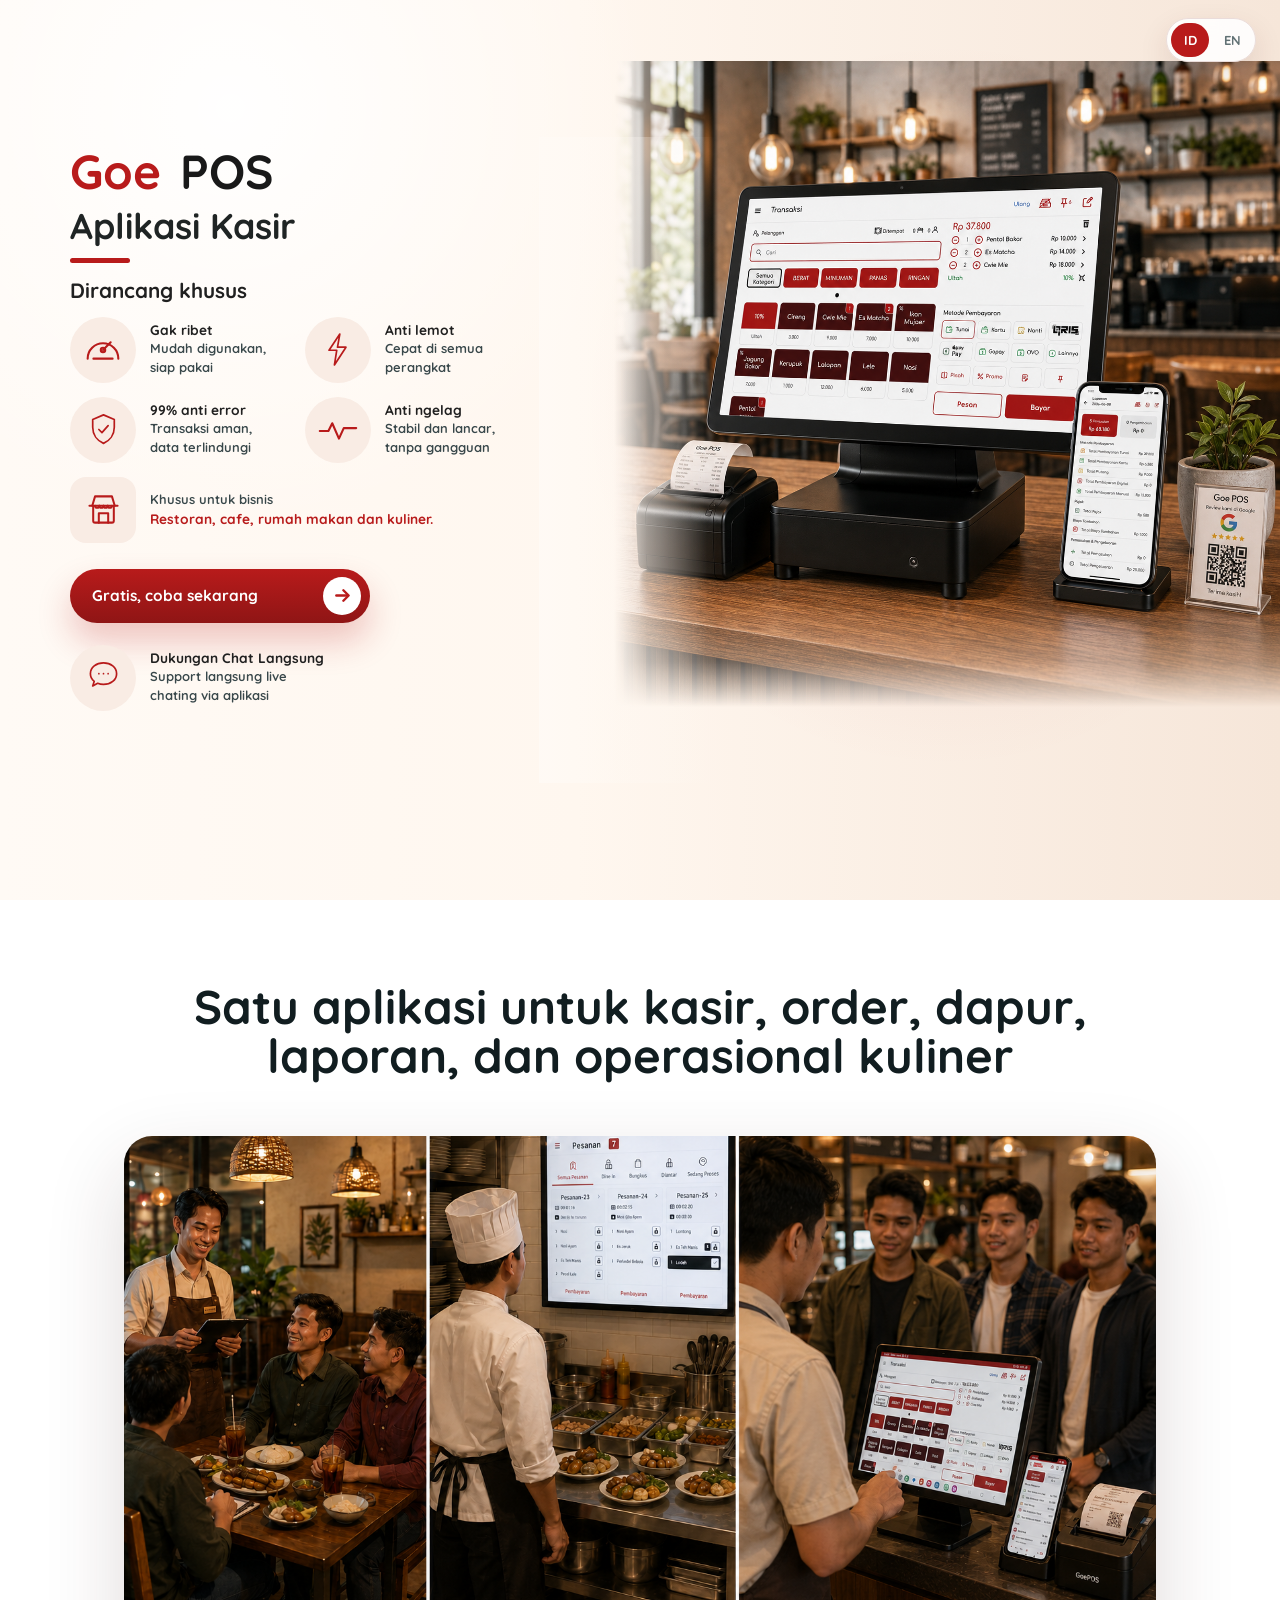
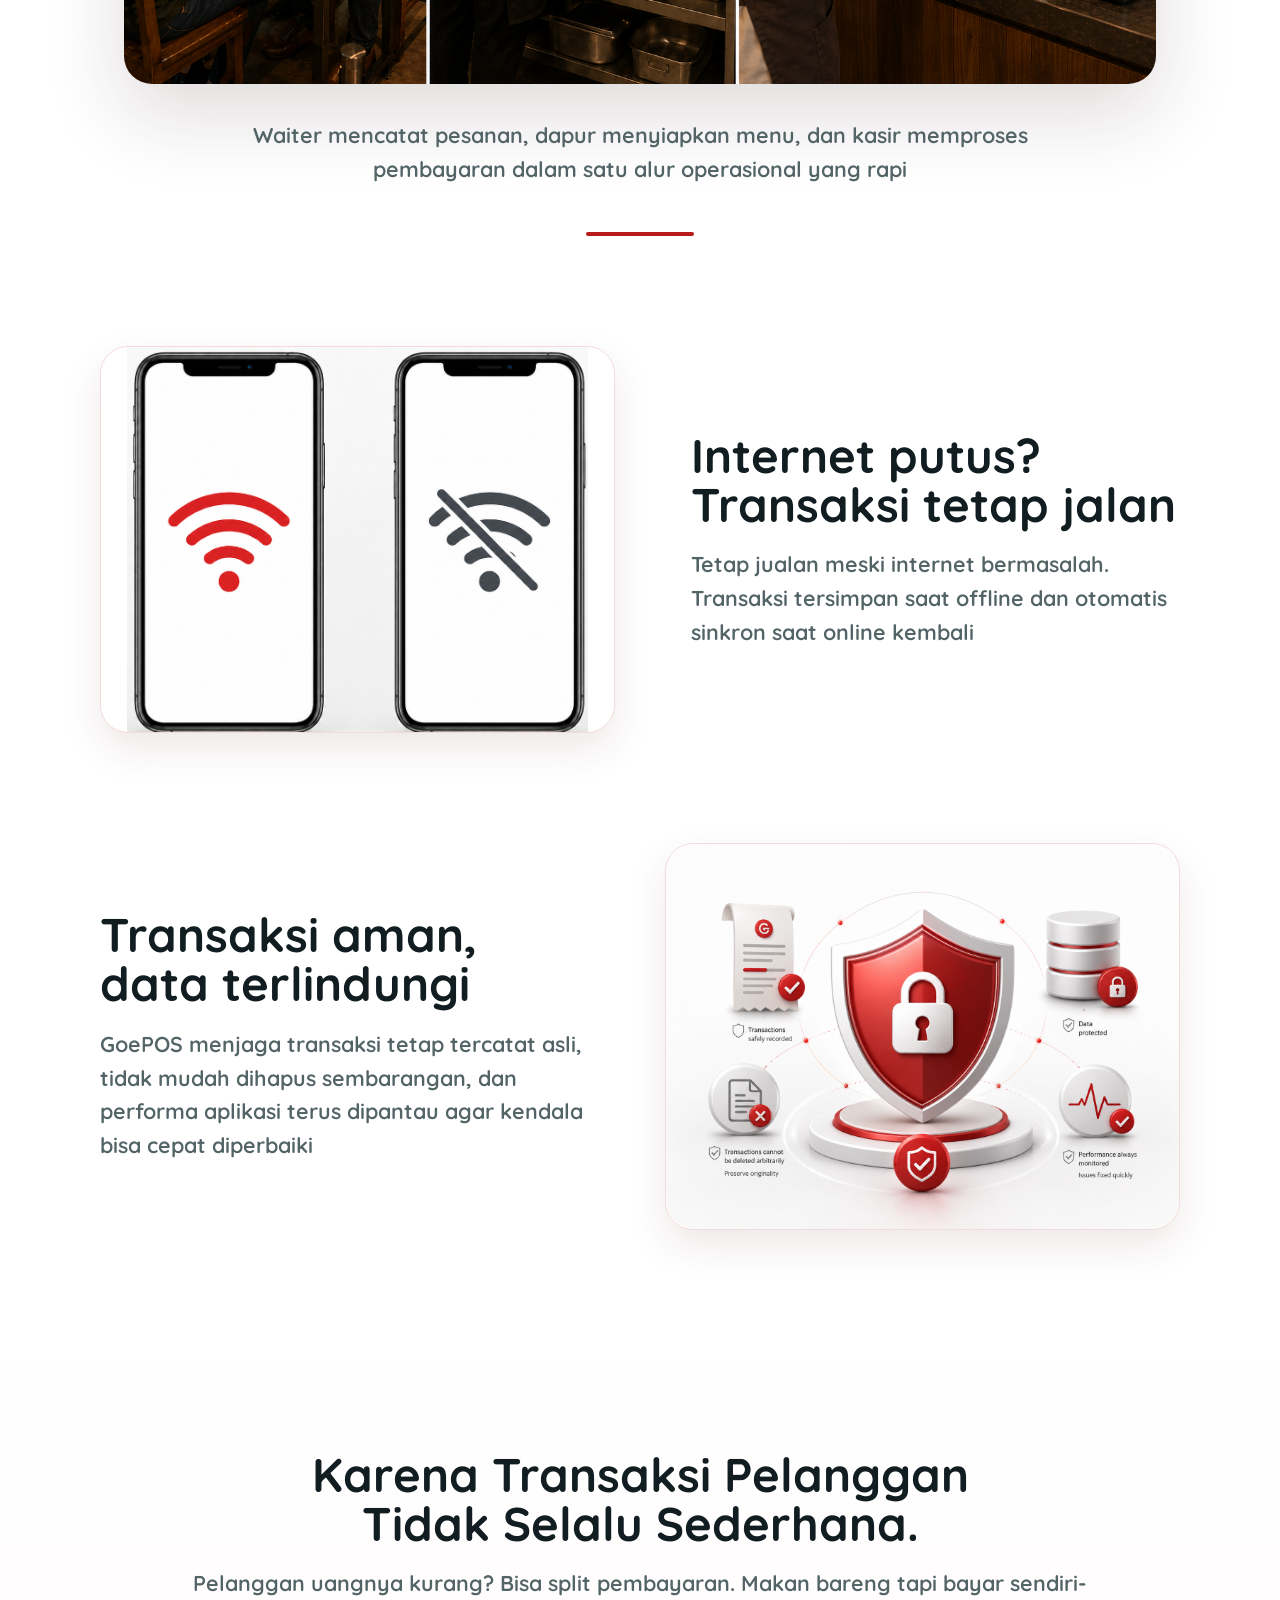
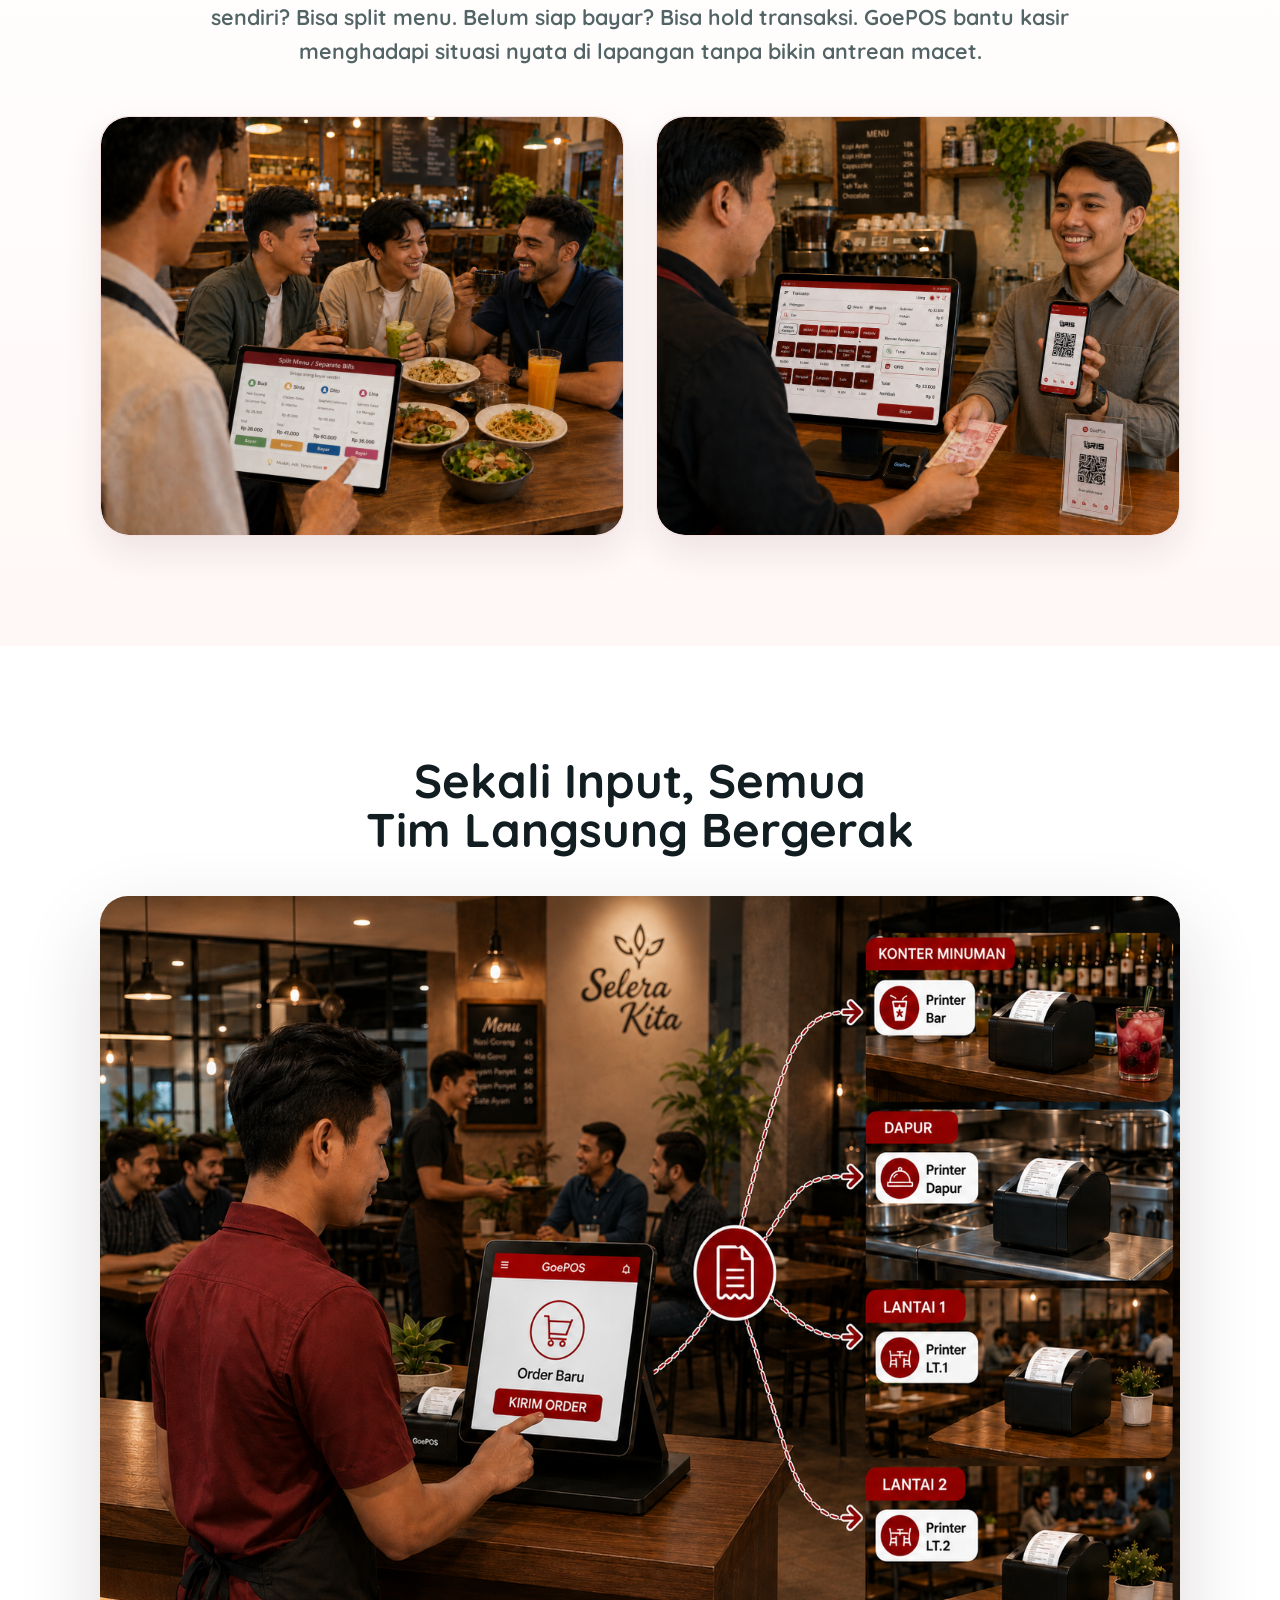
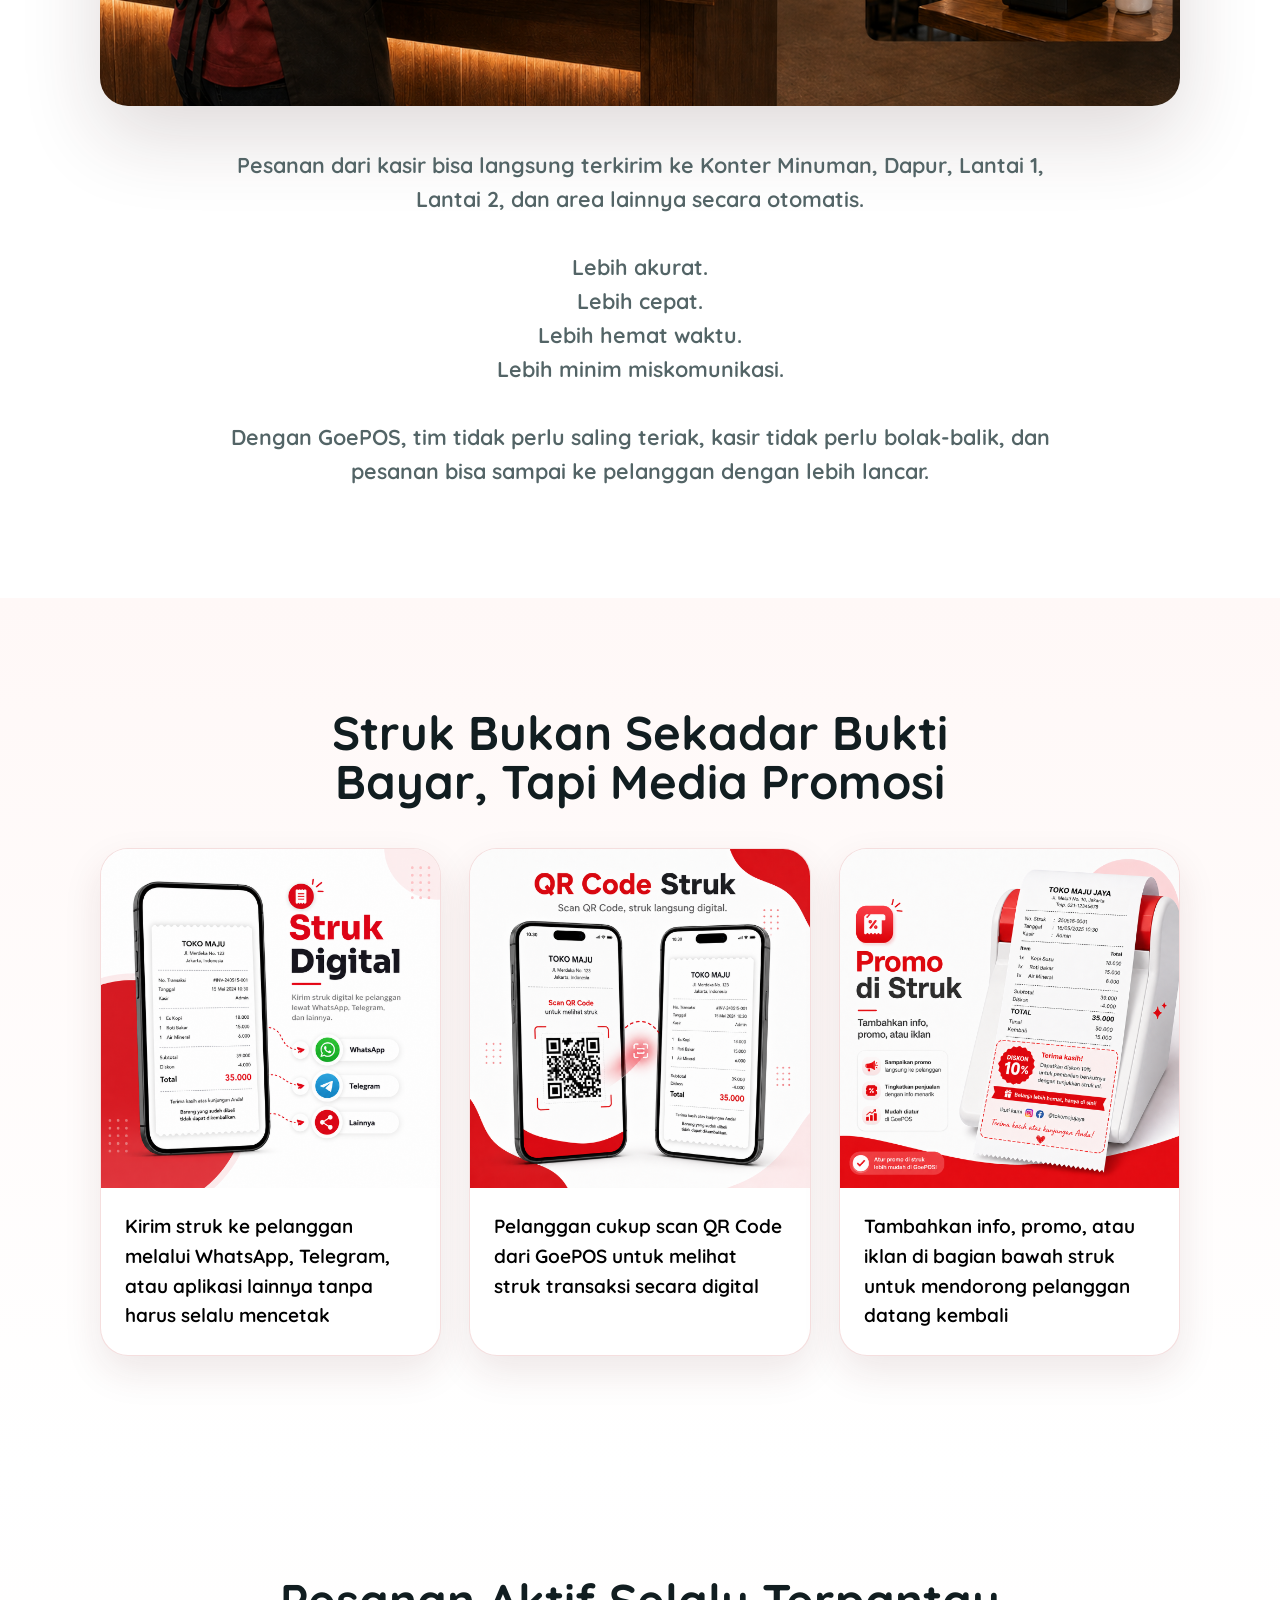
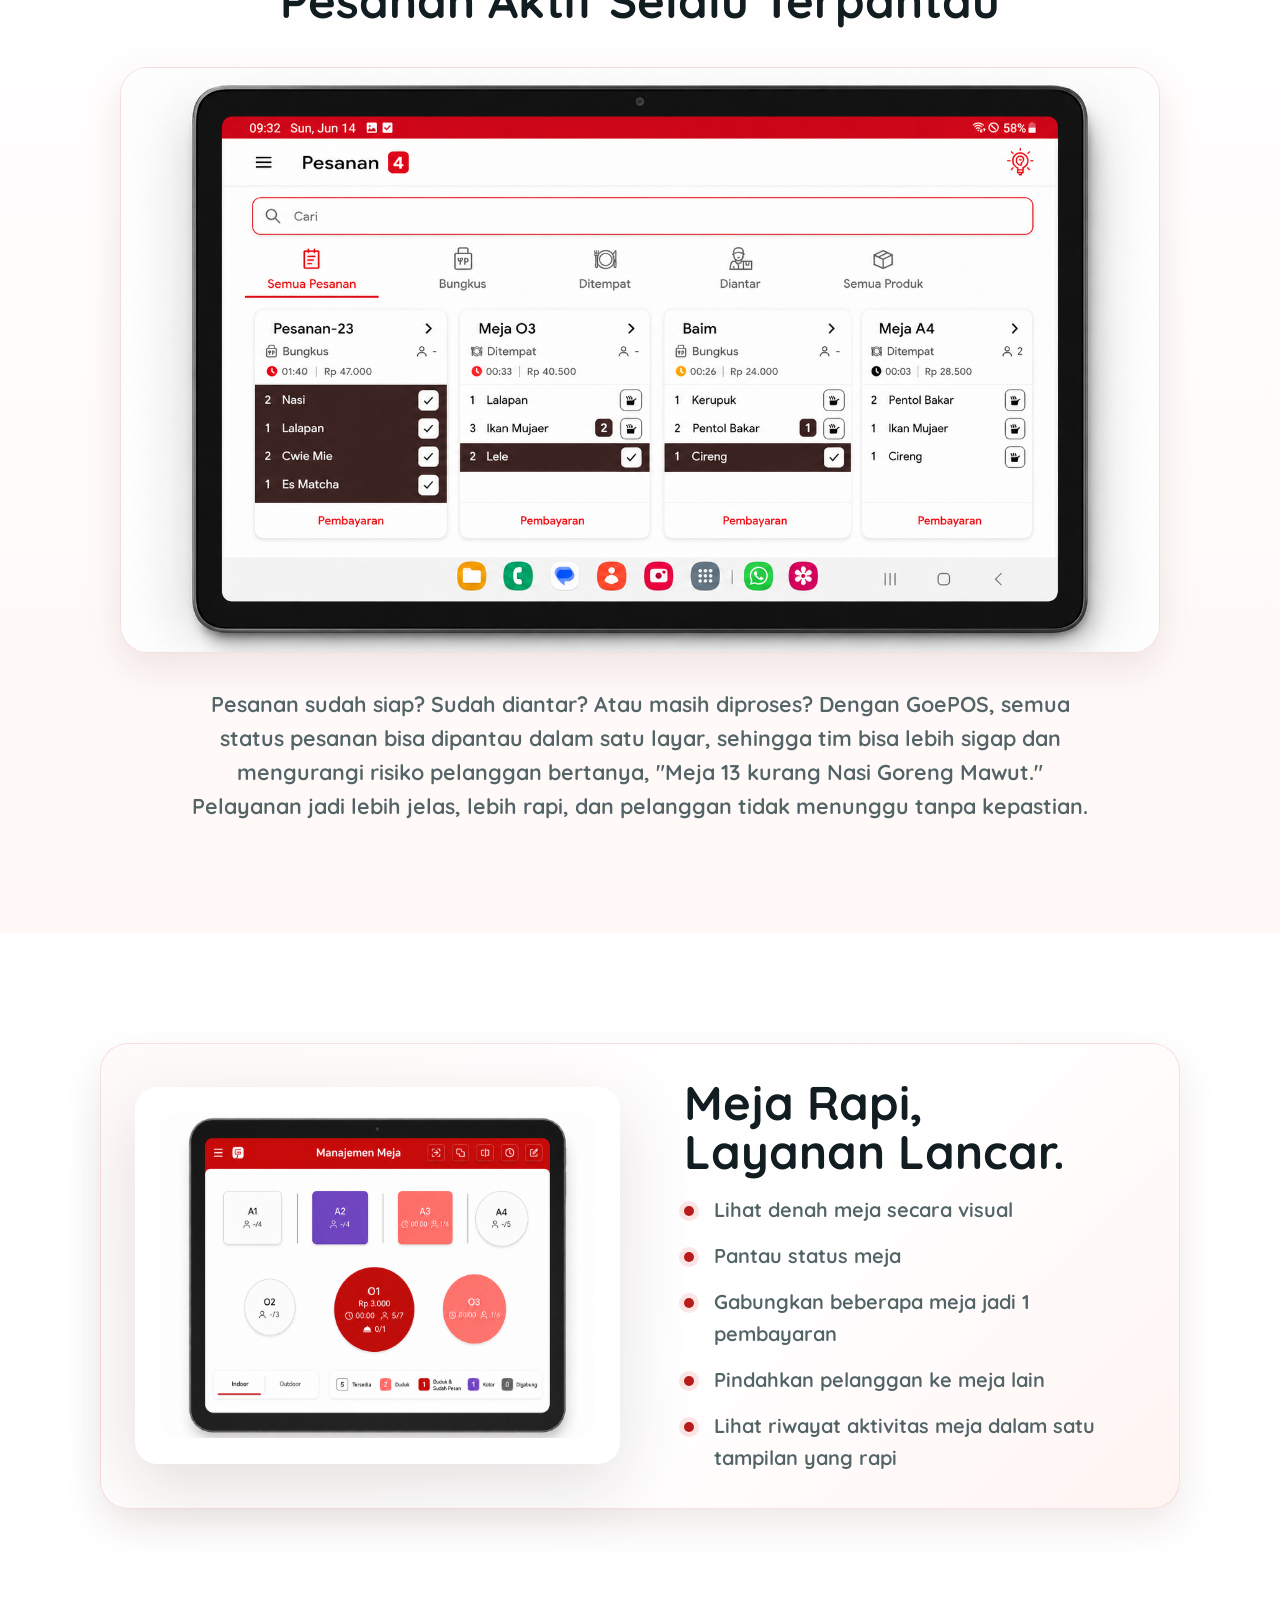
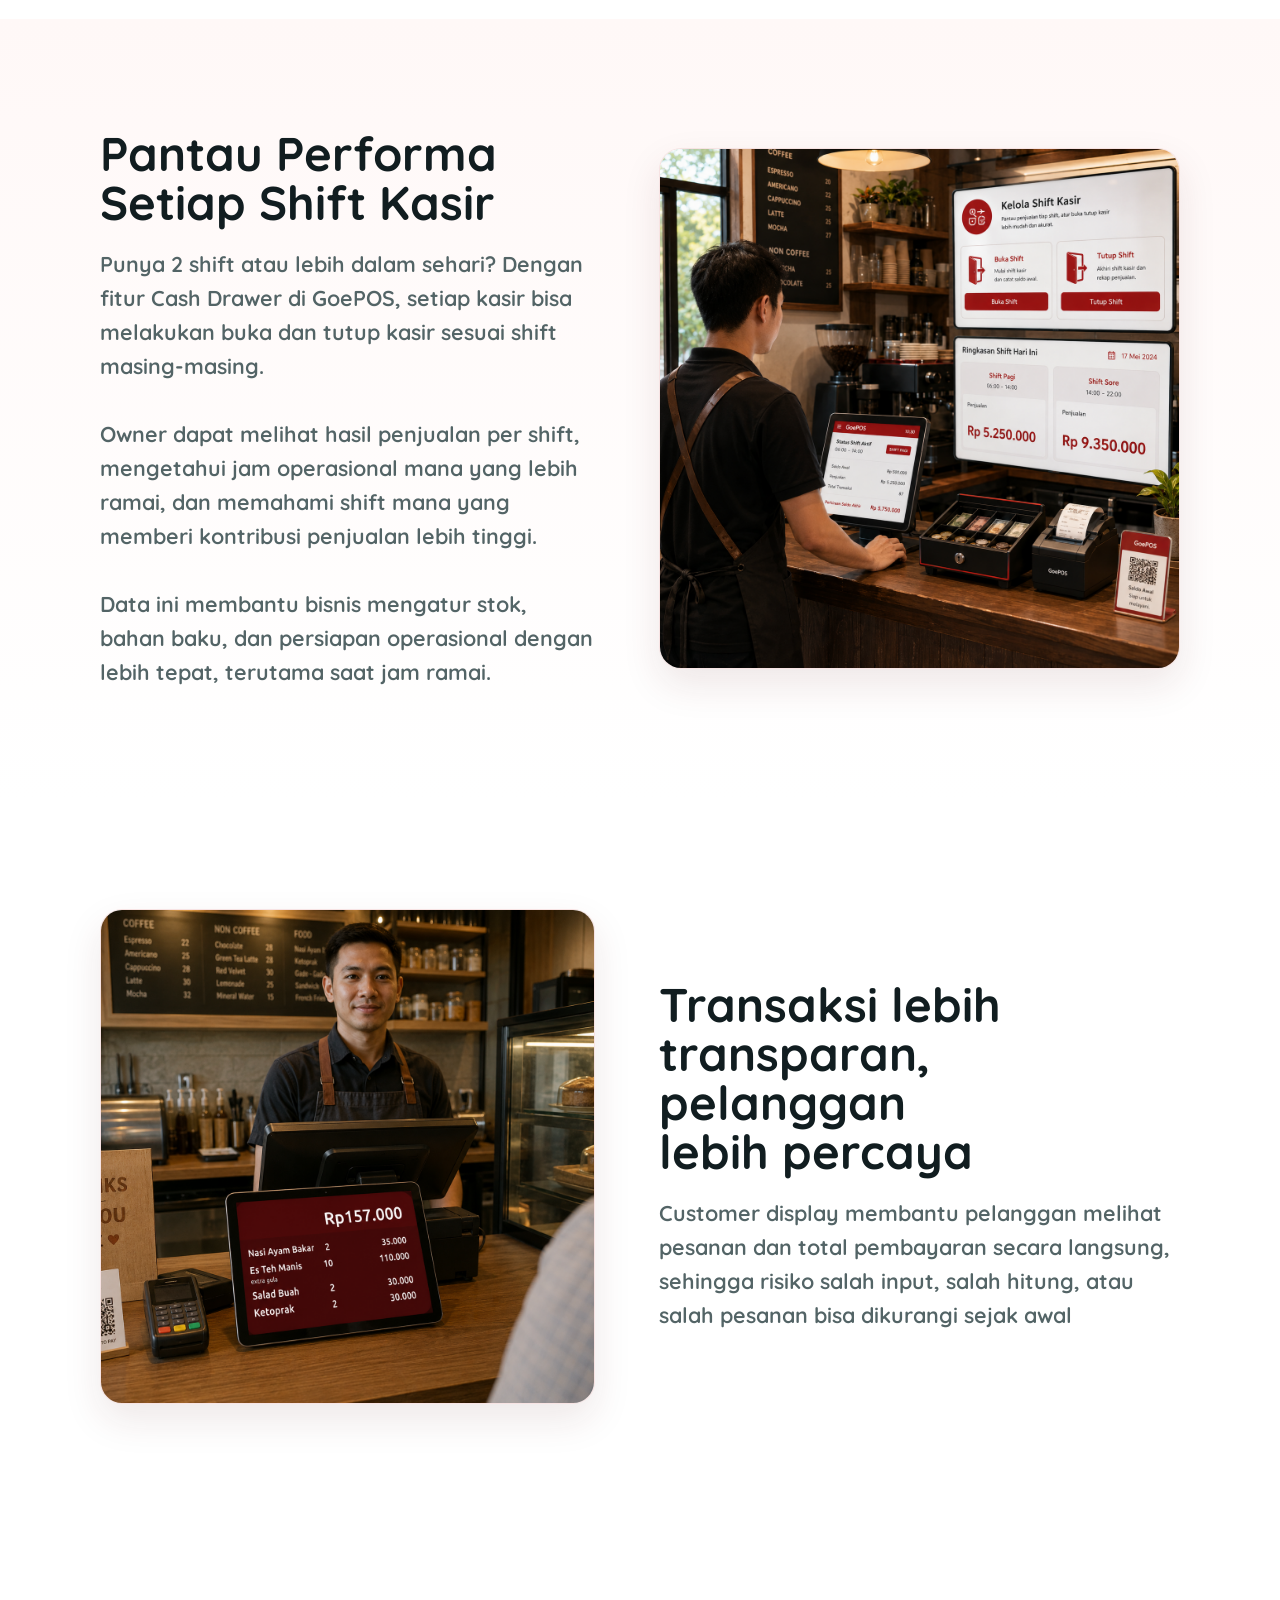
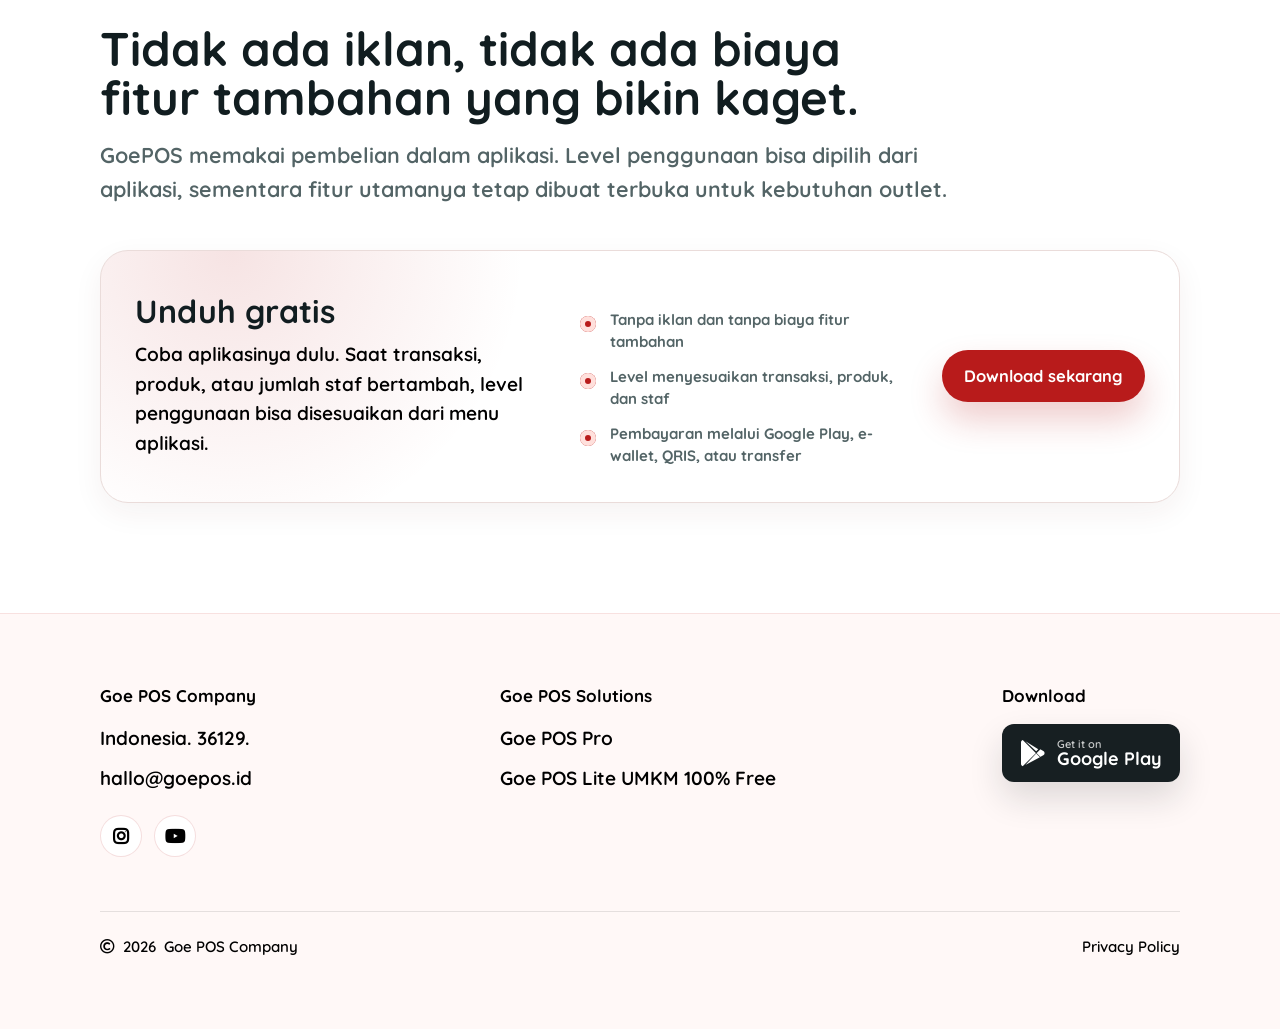
<file: index.html>
<!doctype html>
<html lang="id" data-lang="id">
<head>
  <meta charset="utf-8">
  <meta http-equiv="x-ua-compatible" content="ie=edge">
  <meta name="viewport" content="width=device-width, initial-scale=1">
  <title>GoePOS - Aplikasi Kasir untuk Restoran, Kafe, dan Bisnis Kuliner</title>
  <meta name="description" content="GoePOS adalah aplikasi kasir untuk restoran, kafe, food truck, dan bisnis kuliner. Bisa online dan offline dengan fitur order, dapur, stok, laporan, dan multi-user.">
  <meta name="robots" content="index, follow">
  <meta name="theme-color" content="#B81B1B">
  <link rel="canonical" href="https://goepos.id/">
  <link rel="alternate" hreflang="id" href="https://goepos.id/">
  <link rel="alternate" hreflang="en" href="https://goepos.id/en.html">
  <link rel="alternate" hreflang="x-default" href="https://goepos.id/">
  <meta property="og:type" content="website">
  <meta property="og:locale" content="id_ID">
  <meta property="og:locale:alternate" content="en_US">
  <meta property="og:site_name" content="GoePOS">
  <meta property="og:title" content="GoePOS - Aplikasi Kasir untuk Restoran, Kafe, dan Bisnis Kuliner">
  <meta property="og:description" content="Aplikasi kasir untuk restoran, kafe, rumah makan, dan bisnis kuliner. Tetap berjalan online maupun offline, lengkap dengan order, dapur, stok, laporan, dan multi-user.">
  <meta property="og:url" content="https://goepos.id/">
  <meta property="og:image" content="https://goepos.id/img/goepos-hero-cafe-devices.png">
  <meta property="og:image:alt" content="Tampilan GoePOS di beberapa perangkat untuk operasional restoran dan kafe">
  <meta name="twitter:card" content="summary_large_image">
  <meta name="twitter:title" content="GoePOS - Aplikasi Kasir untuk Restoran, Kafe, dan Bisnis Kuliner">
  <meta name="twitter:description" content="Aplikasi kasir untuk restoran, kafe, rumah makan, dan bisnis kuliner. Bisa online dan offline dengan fitur operasional lengkap.">
  <meta name="twitter:image" content="https://goepos.id/img/goepos-hero-cafe-devices.png">
  <meta name="twitter:image:alt" content="Tampilan GoePOS di beberapa perangkat untuk operasional restoran dan kafe">
  <link rel="shortcut icon" type="image/x-icon" href="img/ic_goe.ico">
  <link rel="preconnect" href="https://fonts.googleapis.com">
  <link rel="preconnect" href="https://fonts.gstatic.com" crossorigin>
  <link href="https://fonts.googleapis.com/css2?family=Quicksand:wght@300..700&family=Sofia+Sans:ital,wght@0,1..1000;1,1..1000&display=swap" rel="stylesheet">
  <link rel="stylesheet" href="css/fontawesome-all.min.css">
  <link rel="stylesheet" href="css/landing.css">
  <script async src="https://www.googletagmanager.com/gtag/js?id=AW-967997502"></script>
  <script>
    window.dataLayer = window.dataLayer || [];
    function gtag(){dataLayer.push(arguments);}
    gtag('js', new Date());
    gtag('config', 'AW-967997502');

    function gtag_report_conversion(url) {
      var callback = function () {
        if (typeof(url) !== 'undefined') {
          window.location = url;
        }
      };
      gtag('event', 'conversion', {
        'send_to': 'AW-967997502/fcBiCP_bhe8YEL7wyc0D',
        'event_callback': callback
      });
      return false;
    }
  </script>
  <script type="application/ld+json">
    {
      "@context": "https://schema.org",
      "@graph": [
        {
          "@type": "Organization",
          "@id": "https://goepos.id/#organization",
          "name": "Goe POS Company",
          "url": "https://goepos.id/",
          "logo": "https://goepos.id/img/logo/logo_go.png",
          "email": "hallo@goepos.id",
          "sameAs": [
            "https://www.instagram.com/goe_pos",
            "https://www.youtube.com/@goeposrestaurantandcafe"
          ]
        },
        {
          "@type": "WebSite",
          "@id": "https://goepos.id/#website",
          "url": "https://goepos.id/",
          "name": "GoePOS",
          "inLanguage": ["id", "en"],
          "publisher": {
            "@id": "https://goepos.id/#organization"
          }
        },
        {
          "@type": "SoftwareApplication",
          "@id": "https://goepos.id/#software",
          "name": "GoePOS",
          "applicationCategory": "BusinessApplication",
          "applicationSubCategory": "Point of Sale Software",
          "featureList": [
            "Online and offline POS",
            "Kitchen display system",
            "Table management",
            "Stock management",
            "Sales reports",
            "Multi-user access",
            "Digital receipts"
          ],
          "audience": {
            "@type": "BusinessAudience",
            "audienceType": "Restaurants, cafes, food trucks, and food businesses"
          },
          "operatingSystem": "Android",
          "url": "https://goepos.id/",
          "downloadUrl": "https://play.google.com/store/apps/details?id=com.pos.goe&hl=id",
          "image": "https://goepos.id/img/goepos-hero-cafe-devices.png",
          "description": "GoePOS adalah aplikasi kasir untuk restoran, kafe, rumah makan, food truck, dan bisnis kuliner yang dapat berjalan online maupun offline.",
          "offers": {
            "@type": "Offer",
            "price": "0",
            "priceCurrency": "IDR",
            "availability": "https://schema.org/InStock"
          },
          "publisher": {
            "@id": "https://goepos.id/#organization"
          }
        },
        {
          "@type": "WebPage",
          "@id": "https://goepos.id/#webpage",
          "url": "https://goepos.id/",
          "name": "GoePOS - Aplikasi Kasir untuk Restoran, Kafe, dan Bisnis Kuliner",
          "description": "GoePOS adalah aplikasi kasir untuk restoran, kafe, rumah makan, dan bisnis kuliner.",
          "isPartOf": {
            "@id": "https://goepos.id/#website"
          },
          "about": {
            "@id": "https://goepos.id/#software"
          },
          "inLanguage": "id"
        }
      ]
    }
  </script>
</head>
<body>
  <div class="language-switch" aria-label="Pilihan bahasa">
    <button type="button" data-lang-option="id" data-lang-url="/">ID</button>
    <button type="button" data-lang-option="en" data-lang-url="en.html">EN</button>
  </div>

  <main id="home">
    <section class="goepos-hero" aria-labelledby="hero-title">
      <div class="goepos-hero-container">
        <div class="goepos-hero-left reveal">
          <div class="goepos-hero-brand">
            <span class="goe">Goe</span>
            <span class="pos">POS</span>
          </div>

          <h1 id="hero-title" class="goepos-hero-headline" data-i18n-html="heroHeadline">
            Aplikasi Kasir
          </h1>

          <div class="goepos-hero-line"></div>

          <h2 class="goepos-hero-title" data-i18n="heroDesignedTitle">Dirancang khusus</h2>

          <div class="goepos-hero-features">
            <div class="goepos-hero-feature">
              <div class="goepos-hero-icon">
                <svg viewBox="0 0 48 48" aria-hidden="true">
                  <path d="M8 33a16 16 0 1 1 32 0" />
                  <path d="M14 33h20" />
                  <path d="M24 24l8-8" />
                  <circle cx="24" cy="24" r="2.3" />
                </svg>
              </div>
              <div class="goepos-hero-feature-text">
                <h3 data-i18n="heroEasyTitle">Gak ribet</h3>
                <p data-i18n-html="heroEasyText">Mudah digunakan,<br>siap pakai</p>
              </div>
            </div>

            <div class="goepos-hero-feature">
              <div class="goepos-hero-icon">
                <svg viewBox="0 0 48 48" aria-hidden="true">
                  <path d="M27 4L13 25h10l-3 19 15-23H24z" />
                </svg>
              </div>
              <div class="goepos-hero-feature-text">
                <h3 data-i18n="heroFastTitle">Anti lemot</h3>
                <p data-i18n-html="heroFastText">Cepat di semua<br>perangkat</p>
              </div>
            </div>

            <div class="goepos-hero-feature">
              <div class="goepos-hero-icon">
                <svg viewBox="0 0 48 48" aria-hidden="true">
                  <path d="M24 5l14 6v10c0 9.5-5.8 17.4-14 21-8.2-3.6-14-11.5-14-21V11z" />
                  <path d="M18 24l4 4 8-9" />
                </svg>
              </div>
              <div class="goepos-hero-feature-text">
                <h3 data-i18n="heroSafeTitle">99% anti error</h3>
                <p data-i18n-html="heroSafeText">Transaksi aman,<br>data terlindungi</p>
              </div>
            </div>

            <div class="goepos-hero-feature">
              <div class="goepos-hero-icon">
                <svg viewBox="0 0 48 48" aria-hidden="true">
                  <path d="M5 25h9l4-8 7 16 5-11h13" />
                </svg>
              </div>
              <div class="goepos-hero-feature-text">
                <h3 data-i18n="heroStableTitle">Anti ngelag</h3>
                <p data-i18n-html="heroStableText">Stabil dan lancar,<br>tanpa gangguan</p>
              </div>
            </div>
          </div>

          <div class="goepos-hero-business">
            <div class="goepos-hero-business-icon">
              <svg viewBox="0 0 48 48" aria-hidden="true">
                <path d="M9 20h30" />
                <path d="M12 20l3-10h18l3 10" />
                <path d="M13 20v16a2 2 0 0 0 2 2h18a2 2 0 0 0 2-2V20" />
                <path d="M19 38V28h10v10" />
                <path d="M15 20c0 3 4.5 3 4.5 0" />
                <path d="M19.5 20c0 3 4.5 3 4.5 0" />
                <path d="M24 20c0 3 4.5 3 4.5 0" />
                <path d="M28.5 20c0 3 4.5 3 4.5 0" />
              </svg>
            </div>
            <div class="goepos-hero-business-text" data-i18n-html="heroBusinessText">
              Khusus untuk bisnis<br>
              <strong>Restoran, cafe, rumah makan dan kuliner.</strong>
            </div>
          </div>

          <a class="goepos-hero-cta" href="https://play.google.com/store/apps/details?id=com.pos.goe&hl=id" target="_blank" rel="noopener" onclick="gtag_report_conversion('https://play.google.com/store/apps/details?id=com.pos.goe&hl=id')">
            <span class="label" data-i18n="downloadPlay">Gratis, coba sekarang</span>
            <span class="arrow-circle" aria-hidden="true">
              <svg viewBox="0 0 24 24">
                <path d="M5 12h12" />
                <path d="M13 6l6 6-6 6" />
              </svg>
            </span>
          </a>

          <div class="goepos-hero-support">
            <div class="goepos-hero-support-icon">
              <svg viewBox="0 0 48 48" aria-hidden="true">
                <path d="M10 35l2-6c-3.2-2.6-5-6-5-10 0-8.2 7.6-14 17-14s17 5.8 17 14-7.6 14-17 14c-2.7 0-5.3-.5-7.6-1.5z" />
                <path d="M18 19h.01M24 19h.01M30 19h.01" />
              </svg>
            </div>
            <div class="goepos-hero-support-text">
              <h4 data-i18n="heroSupportTitle">Dukungan Chat Langsung</h4>
              <p data-i18n-html="heroSupportText">Support langsung live<br>chating via aplikasi</p>
            </div>
          </div>
        </div>

        <div class="goepos-hero-right reveal">
          <div class="goepos-devices-stage">
            <img
              id="heroDevicesImg"
              class="goepos-hero-devices-img"
              src="img/goepos-hero-cafe-devices.png"
              alt="Aplikasi kasir GoePOS tampil di tablet, ponsel, dan perangkat kasir untuk restoran"
            >
          </div>
        </div>
      </div>
    </section>

    <section class="post-hero-description" aria-labelledby="spotlight-title">
      <div class="container">
        <div class="spotlight-heading reveal">
          <h2 id="spotlight-title" data-i18n="spotlightTitle">Satu aplikasi untuk kasir, order, dapur, laporan, dan operasional kuliner</h2>
        </div>
        <div class="chrome-style-showcase reveal">
          <figure class="spotlight-hero-image">
            <img src="img/goepos-all-in-one-showcase.png" alt="GoePOS untuk kasir, order meja, dapur, dan operasional kuliner">
          </figure>
        </div>
        <p class="spotlight-description reveal" data-i18n="spotlightDescription">Waiter mencatat pesanan, dapur menyiapkan menu, dan kasir memproses pembayaran dalam satu alur operasional yang rapi</p>
        <div class="section-transition-marker" aria-hidden="true"></div>
      </div>
    </section>

    <section class="section-pad spotlight-section">
      <div class="container">
        <div class="spotlight-offline-layout">
          <article class="spotlight-card spotlight-card-offline spotlight-media-card reveal">
            <img class="spotlight-card-visual" src="img/goepos-offline-online-showcase.png" alt="GoePOS tetap berjalan saat internet tidak stabil">
          </article>

          <div class="spotlight-offline-copy reveal">
            <h3 data-i18n="spotlightLensTitle">Internet putus? Transaksi tetap jalan</h3>
            <p data-i18n="spotlightLensText">Tetap jualan meski internet bermasalah. Transaksi tersimpan saat offline dan otomatis sinkron saat online kembali</p>
          </div>
        </div>

        <div class="spotlight-offline-layout spotlight-security-layout">
          <div class="spotlight-offline-copy reveal">
            <h3 data-i18n="spotlightSecurityTitle">Transaksi aman, data terlindungi</h3>
            <p data-i18n="spotlightSecurityText">GoePOS menjaga transaksi tetap tercatat asli, tidak mudah dihapus sembarangan, dan performa aplikasi terus dipantau agar kendala bisa cepat diperbaiki</p>
          </div>

          <article class="spotlight-card spotlight-media-card reveal">
            <img class="spotlight-card-visual" src="img/goepos-security-showcase.png" alt="Transaksi aman dan data terlindungi di GoePOS">
          </article>
        </div>
      </div>
    </section>

    <section class="section-pad flexible-transaction-section" aria-labelledby="flexible-transaction-title">
      <div class="container">
        <div class="flexible-transaction-heading reveal">
          <h2 id="flexible-transaction-title" data-i18n="flexibleTransactionTitle">Karena Transaksi Pelanggan Tidak Selalu Sederhana.</h2>
          <p data-i18n="flexibleTransactionText">Pelanggan uangnya kurang? Bisa split pembayaran. Makan bareng tapi bayar sendiri-sendiri? Bisa split menu. Belum siap bayar? Bisa hold transaksi. GoePOS bantu kasir menghadapi situasi nyata di lapangan tanpa bikin antrean macet.</p>
        </div>

        <div class="flexible-transaction-grid">
          <article class="flexible-transaction-card reveal">
            <img src="img/goepos-split-bills-cafe.png" alt="Split menu dan pisah tagihan di GoePOS">
          </article>
          <article class="flexible-transaction-card reveal">
            <img src="img/goepos-mixed-payment-cafe.png" alt="Pembayaran campuran tunai dan QRIS di GoePOS">
          </article>
        </div>
      </div>
    </section>

    <section class="section-pad team-routing-section" aria-labelledby="team-routing-title">
      <div class="container">
        <div class="team-routing-heading reveal">
          <h2 id="team-routing-title" data-i18n="teamRoutingTitle">Sekali Input, Semua Tim Langsung Bergerak</h2>
        </div>

        <figure class="team-routing-visual reveal">
          <img src="img/goepos-order-routing-teams.png" alt="Order GoePOS terkirim otomatis ke konter minuman, dapur, lantai 1, dan lantai 2">
        </figure>

        <div class="team-routing-description reveal" data-i18n-html="teamRoutingText">
          Pesanan dari kasir bisa langsung terkirim ke Konter Minuman, Dapur, Lantai 1, Lantai 2, dan area lainnya secara otomatis.<br><br>
          Lebih akurat.<br>
          Lebih cepat.<br>
          Lebih hemat waktu.<br>
          Lebih minim miskomunikasi.<br><br>
          Dengan GoePOS, tim tidak perlu saling teriak, kasir tidak perlu bolak-balik, dan pesanan bisa sampai ke pelanggan dengan lebih lancar.
        </div>
      </div>
    </section>

    <section class="section-pad receipt-promo-section" aria-labelledby="receipt-promo-title">
      <div class="container">
        <div class="receipt-promo-heading reveal">
          <h2 id="receipt-promo-title" data-i18n="receiptPromoTitle">Struk Bukan Sekadar Bukti Bayar, Tapi Media Promosi</h2>
        </div>

        <div class="receipt-promo-grid">
          <article class="receipt-promo-card reveal">
            <img src="img/goepos-receipt-digital-share.png" alt="Struk digital GoePOS bisa dikirim melalui WhatsApp, Telegram, dan aplikasi lainnya">
            <p data-i18n="receiptPromoShareText">Kirim struk ke pelanggan melalui WhatsApp, Telegram, atau aplikasi lainnya tanpa harus selalu mencetak</p>
          </article>
          <article class="receipt-promo-card reveal">
            <img src="img/goepos-receipt-qr-code.png" alt="QR Code struk digital GoePOS">
            <p data-i18n="receiptPromoQrText">Pelanggan cukup scan QR Code dari GoePOS untuk melihat struk transaksi secara digital</p>
          </article>
          <article class="receipt-promo-card reveal">
            <img src="img/goepos-receipt-promo.png" alt="Promo dan iklan di bagian bawah struk GoePOS">
            <p data-i18n="receiptPromoAdText">Tambahkan info, promo, atau iklan di bagian bawah struk untuk mendorong pelanggan datang kembali</p>
          </article>
        </div>
      </div>
    </section>

    <section class="section-pad active-orders-section" aria-labelledby="active-orders-title">
      <div class="container">
        <div class="active-orders-heading reveal">
          <h2 id="active-orders-title" data-i18n="activeOrdersTitle">Pesanan Aktif Selalu Terpantau</h2>
        </div>

        <div class="active-orders-grid">
          <article class="active-orders-card reveal">
            <img src="img/goepos-active-orders-board.png" alt="Daftar pesanan aktif GoePOS dengan status item yang sedang diproses">
          </article>
        </div>

        <p class="active-orders-description reveal" data-i18n="activeOrdersText">Pesanan sudah siap? Sudah diantar? Atau masih diproses? Dengan GoePOS, semua status pesanan bisa dipantau dalam satu layar, sehingga tim bisa lebih sigap dan mengurangi risiko pelanggan bertanya, "Meja 13 kurang Nasi Goreng Mawut." Pelayanan jadi lebih jelas, lebih rapi, dan pelanggan tidak menunggu tanpa kepastian.</p>
      </div>
    </section>

    <section class="section-pad table-management-section" aria-labelledby="table-management-title">
      <div class="container">
        <article class="table-management-card reveal">
          <figure class="table-management-media">
            <img src="img/goepos-table-management-showcase.png" alt="Tampilan manajemen meja GoePOS">
          </figure>
          <div class="table-management-copy">
            <h2 id="table-management-title" data-i18n="tableManagementTitle">Meja Rapi, Layanan Lancar.</h2>
            <ul class="table-management-list">
              <li data-i18n="tableManagementPoint1">Lihat denah meja secara visual</li>
              <li data-i18n="tableManagementPoint2">Pantau status meja</li>
              <li data-i18n="tableManagementPoint3">Gabungkan beberapa meja jadi 1 pembayaran</li>
              <li data-i18n="tableManagementPoint4">Pindahkan pelanggan ke meja lain</li>
              <li data-i18n="tableManagementPoint5">Lihat riwayat aktivitas meja dalam satu tampilan yang rapi</li>
            </ul>
          </div>
        </article>
      </div>
    </section>

    <section class="section-pad cashier-shift-section" aria-labelledby="cashier-shift-title">
      <div class="container">
        <article class="cashier-shift-card reveal">
          <div class="cashier-shift-copy">
            <h2 id="cashier-shift-title" data-i18n="cashierShiftTitle">Pantau Performa Setiap Shift Kasir</h2>
            <p data-i18n-html="cashierShiftText">Punya 2 shift atau lebih dalam sehari? Dengan fitur Cash Drawer di GoePOS, setiap kasir bisa melakukan buka dan tutup kasir sesuai shift masing-masing.<br><br>Owner dapat melihat hasil penjualan per shift, mengetahui jam operasional mana yang lebih ramai, dan memahami shift mana yang memberi kontribusi penjualan lebih tinggi.<br><br>Data ini membantu bisnis mengatur stok, bahan baku, dan persiapan operasional dengan lebih tepat, terutama saat jam ramai.</p>
          </div>
          <figure class="cashier-shift-media">
            <img src="img/goepos-cash-drawer-shift.png" alt="Ilustrasi fitur Cash Drawer GoePOS untuk memantau performa shift kasir">
          </figure>
        </article>
      </div>
    </section>

    <section class="section-pad customer-display-section" aria-labelledby="customer-display-title">
      <div class="container">
        <article class="cashier-shift-card customer-display-card reveal">
          <figure class="cashier-shift-media">
            <img src="img/goepos-customer-display.png" alt="Customer display GoePOS menampilkan pesanan dan total pembayaran kepada pelanggan">
          </figure>
          <div class="cashier-shift-copy">
            <h2 id="customer-display-title" data-i18n="customerDisplayTitle">Transaksi lebih transparan, pelanggan lebih percaya</h2>
            <p data-i18n="customerDisplayText">Customer display membantu pelanggan melihat pesanan dan total pembayaran secara langsung, sehingga risiko salah input, salah hitung, atau salah pesanan bisa dikurangi sejak awal</p>
          </div>
        </article>
      </div>
    </section>

    <section id="harga" class="section-pad pricing-section" aria-labelledby="pricing-title">
      <div class="container">
        <div class="section-heading reveal">
          <h2 id="pricing-title" data-i18n="pricingTitle">Tidak ada iklan, tidak ada biaya fitur tambahan yang bikin kaget.</h2>
          <p data-i18n="pricingText">GoePOS memakai pembelian dalam aplikasi. Level penggunaan bisa dipilih dari aplikasi, sementara fitur utamanya tetap dibuat terbuka untuk kebutuhan outlet.</p>
        </div>
        <div class="pricing-card reveal">
          <div>
            <h3 data-i18n="priceTitle">Unduh gratis</h3>
            <p data-i18n="pricingCardText">Coba aplikasinya dulu. Saat transaksi, produk, atau jumlah staf bertambah, level penggunaan bisa disesuaikan dari menu aplikasi.</p>
          </div>
          <ul class="check-list">
            <li data-i18n="pricingPoint1">Tanpa iklan dan tanpa biaya fitur tambahan</li>
            <li data-i18n="pricingPoint2">Level menyesuaikan transaksi, produk, dan staf</li>
            <li data-i18n="pricingPoint3">Pembayaran melalui Google Play, e-wallet, QRIS, atau transfer</li>
          </ul>
          <a class="btn btn-primary" href="https://play.google.com/store/apps/details?id=com.pos.goe&hl=id" target="_blank" rel="noopener" onclick="gtag_report_conversion('https://play.google.com/store/apps/details?id=com.pos.goe&hl=id')">
            <span data-i18n="pricingCta">Download sekarang</span>
          </a>
        </div>
      </div>
    </section>

  </main>

  <footer class="site-footer">
    <div class="container footer-grid">
      <section class="footer-column">
        <h2>Goe POS Company</h2>
        <div class="footer-links">
          <span>Indonesia. 36129.</span>
          <a href="mailto:hallo@goepos.id">hallo@goepos.id</a>
        </div>
        <div class="footer-social" aria-label="Goe POS social media">
          <a href="https://www.instagram.com/goe_pos" target="_blank" rel="noopener" aria-label="Goe POS Instagram">
            <i class="fab fa-instagram" aria-hidden="true"></i>
          </a>
          <a href="https://www.youtube.com/@goeposrestaurantandcafe" target="_blank" rel="noopener" aria-label="Goe POS YouTube">
            <i class="fab fa-youtube" aria-hidden="true"></i>
          </a>
        </div>
      </section>

      <section class="footer-column">
        <h2>Goe POS Solutions</h2>
        <div class="footer-links">
          <a href="https://play.google.com/store/apps/details?id=com.pos.goe&hl=id" target="_blank" rel="noopener">Goe POS Pro</a>
          <a href="https://play.google.com/store/apps/details?id=com.pos.goe.free&hl=id" target="_blank" rel="noopener">Goe POS Lite UMKM 100% Free</a>
        </div>
      </section>

      <section class="footer-column footer-download">
        <h2>Download</h2>
        <a class="footer-play-badge" href="https://play.google.com/store/apps/details?id=com.pos.goe&hl=id" target="_blank" rel="noopener" aria-label="Download Goe POS on Google Play">
          <i class="fab fa-google-play" aria-hidden="true"></i>
          <span>
            <small>Get it on</small>
            Google Play
          </span>
        </a>
      </section>
    </div>
    <div class="container footer-bottom">
      <div class="footer-copyright">
        <i class="far fa-copyright" aria-hidden="true"></i>
        <span>2026</span>
        <span>Goe POS Company</span>
      </div>
      <a href="https://goepos.id/privacypolicy.html" target="_blank" rel="noopener">Privacy Policy</a>
    </div>
  </footer>

  <script src="js/landing.js"></script>
</body>
</html>
</file>
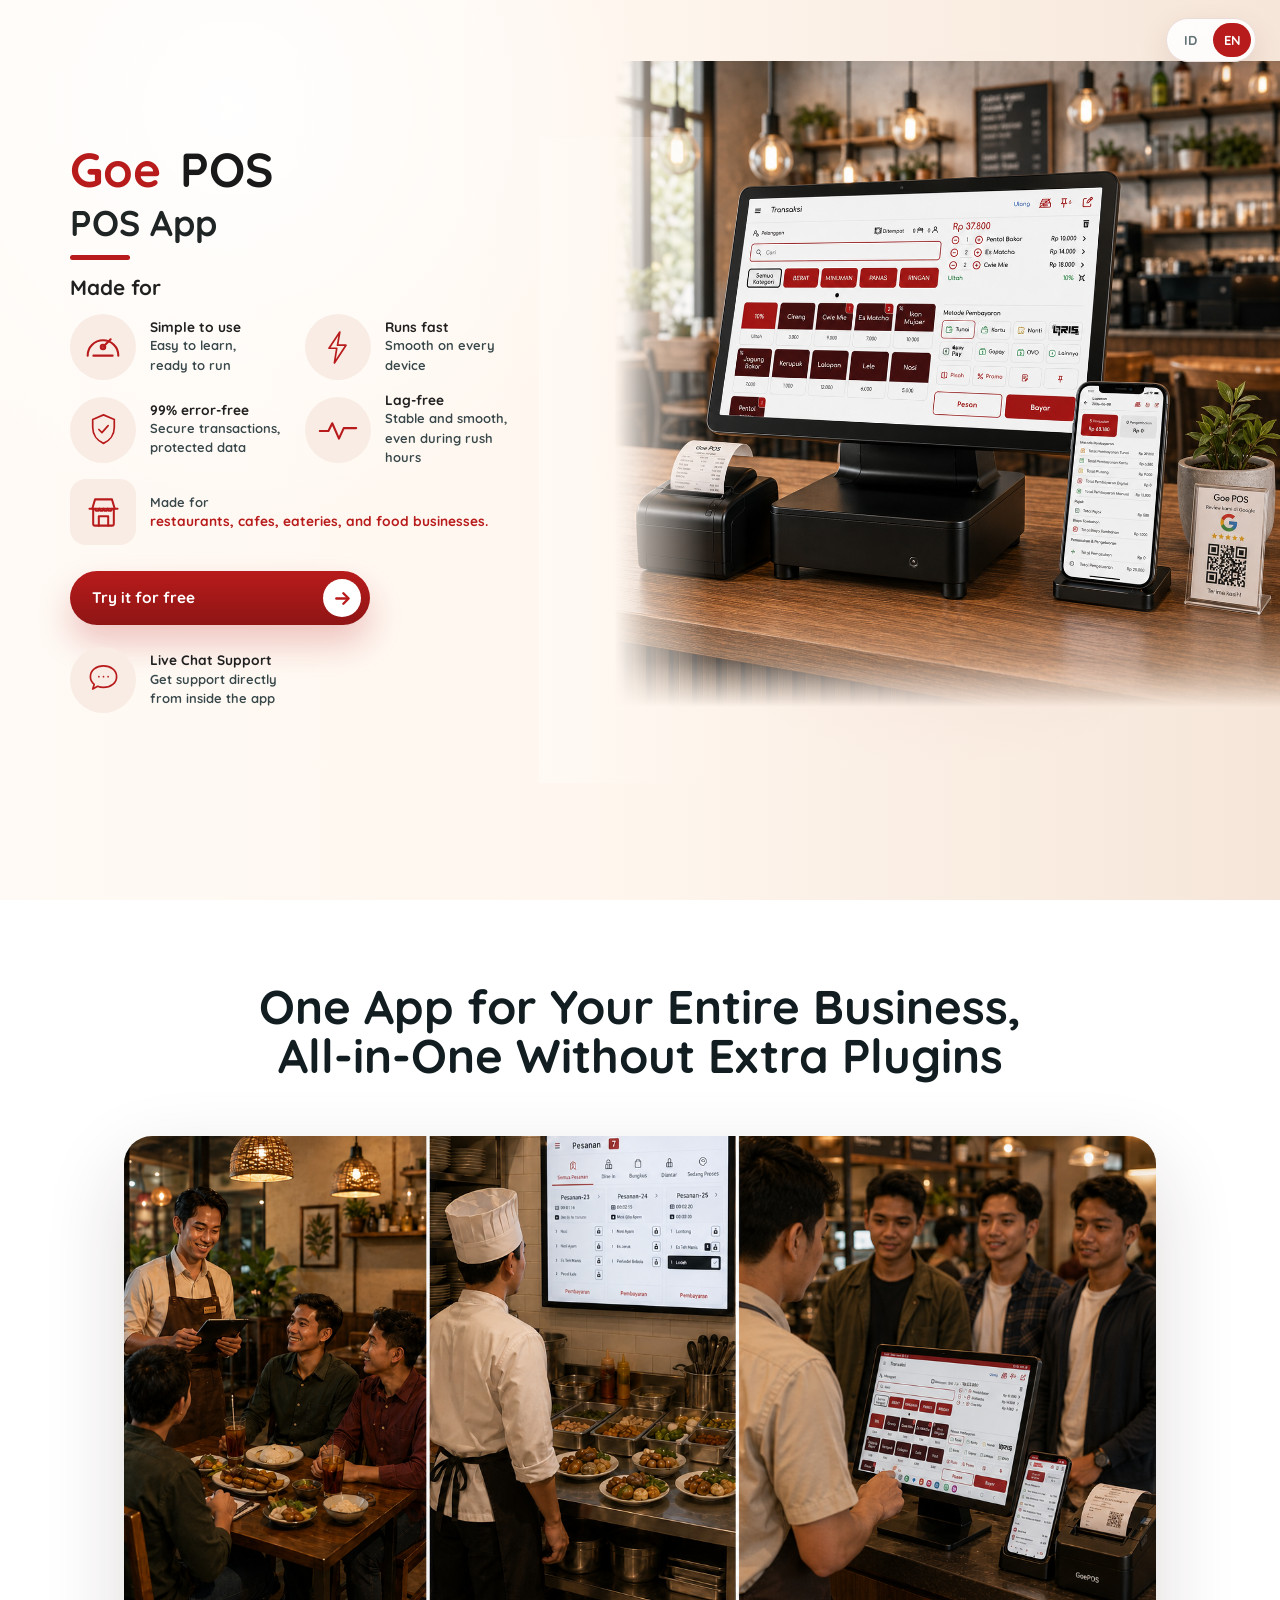
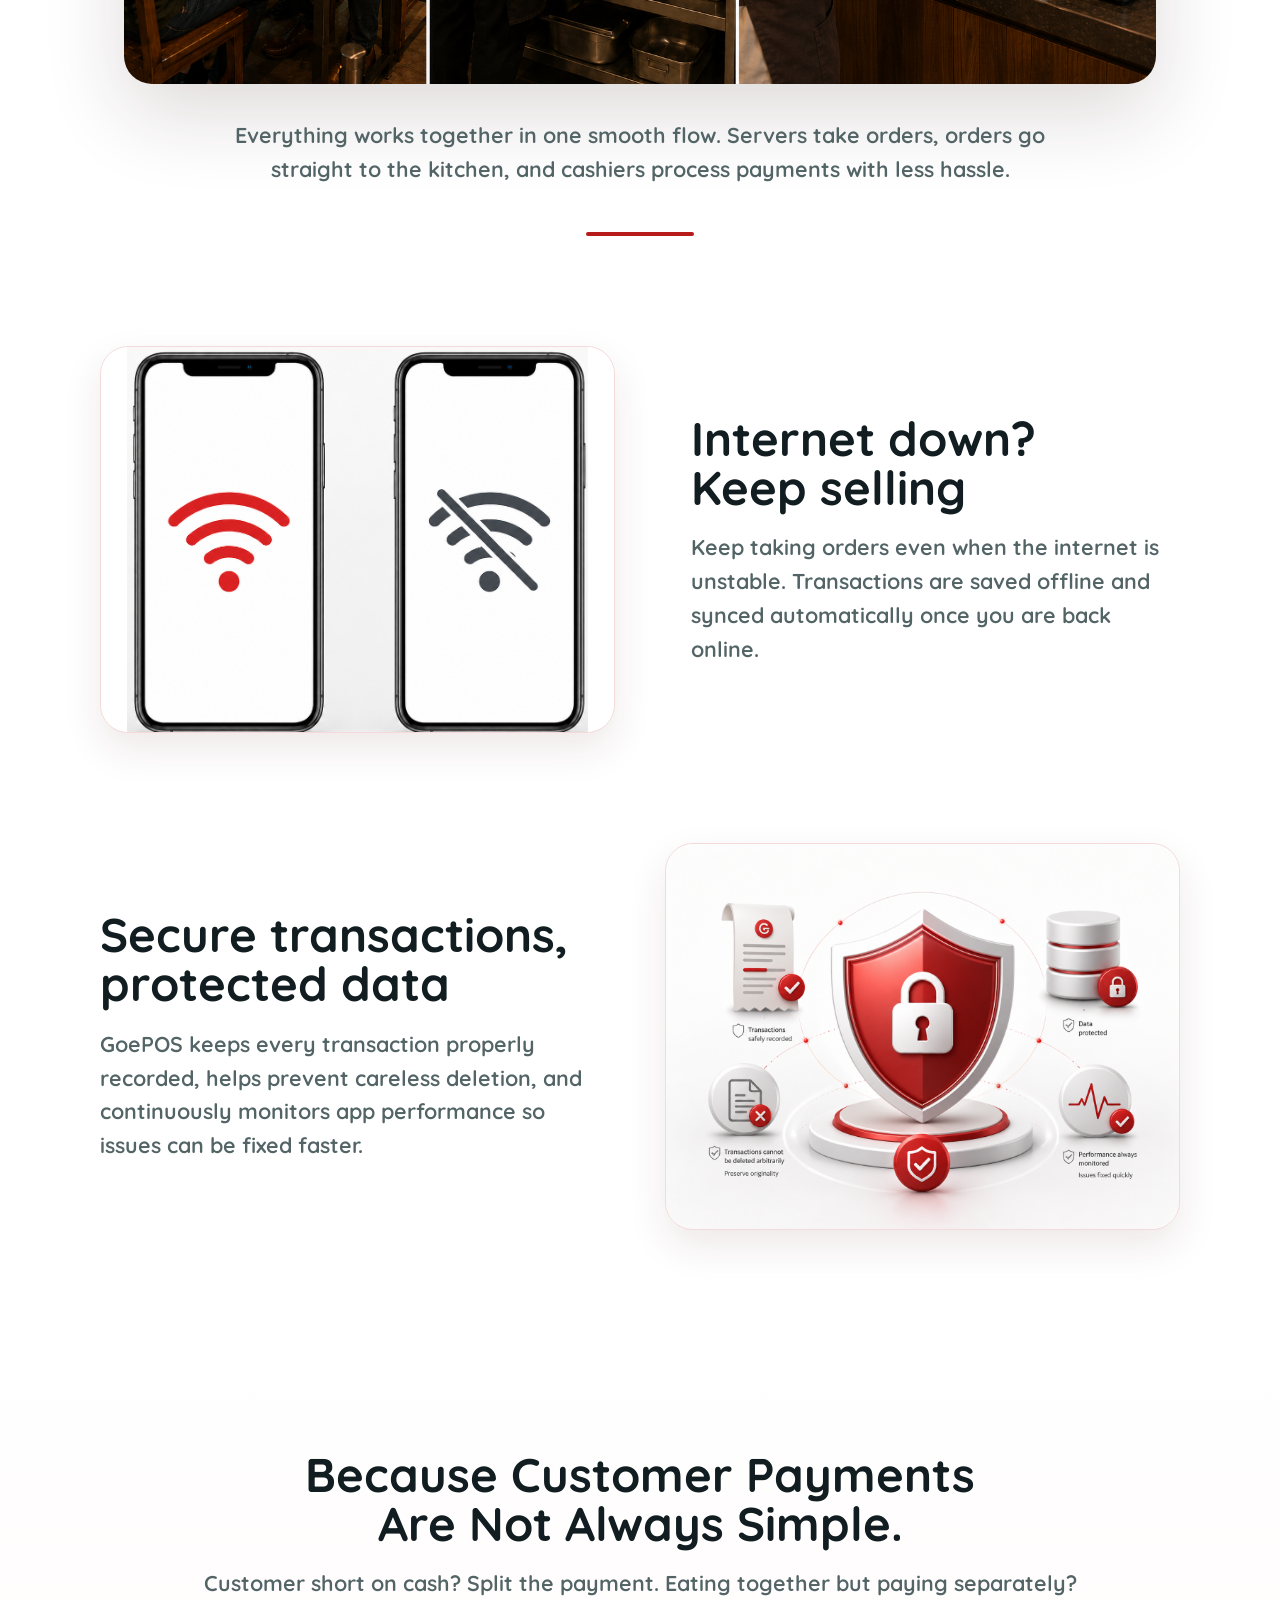
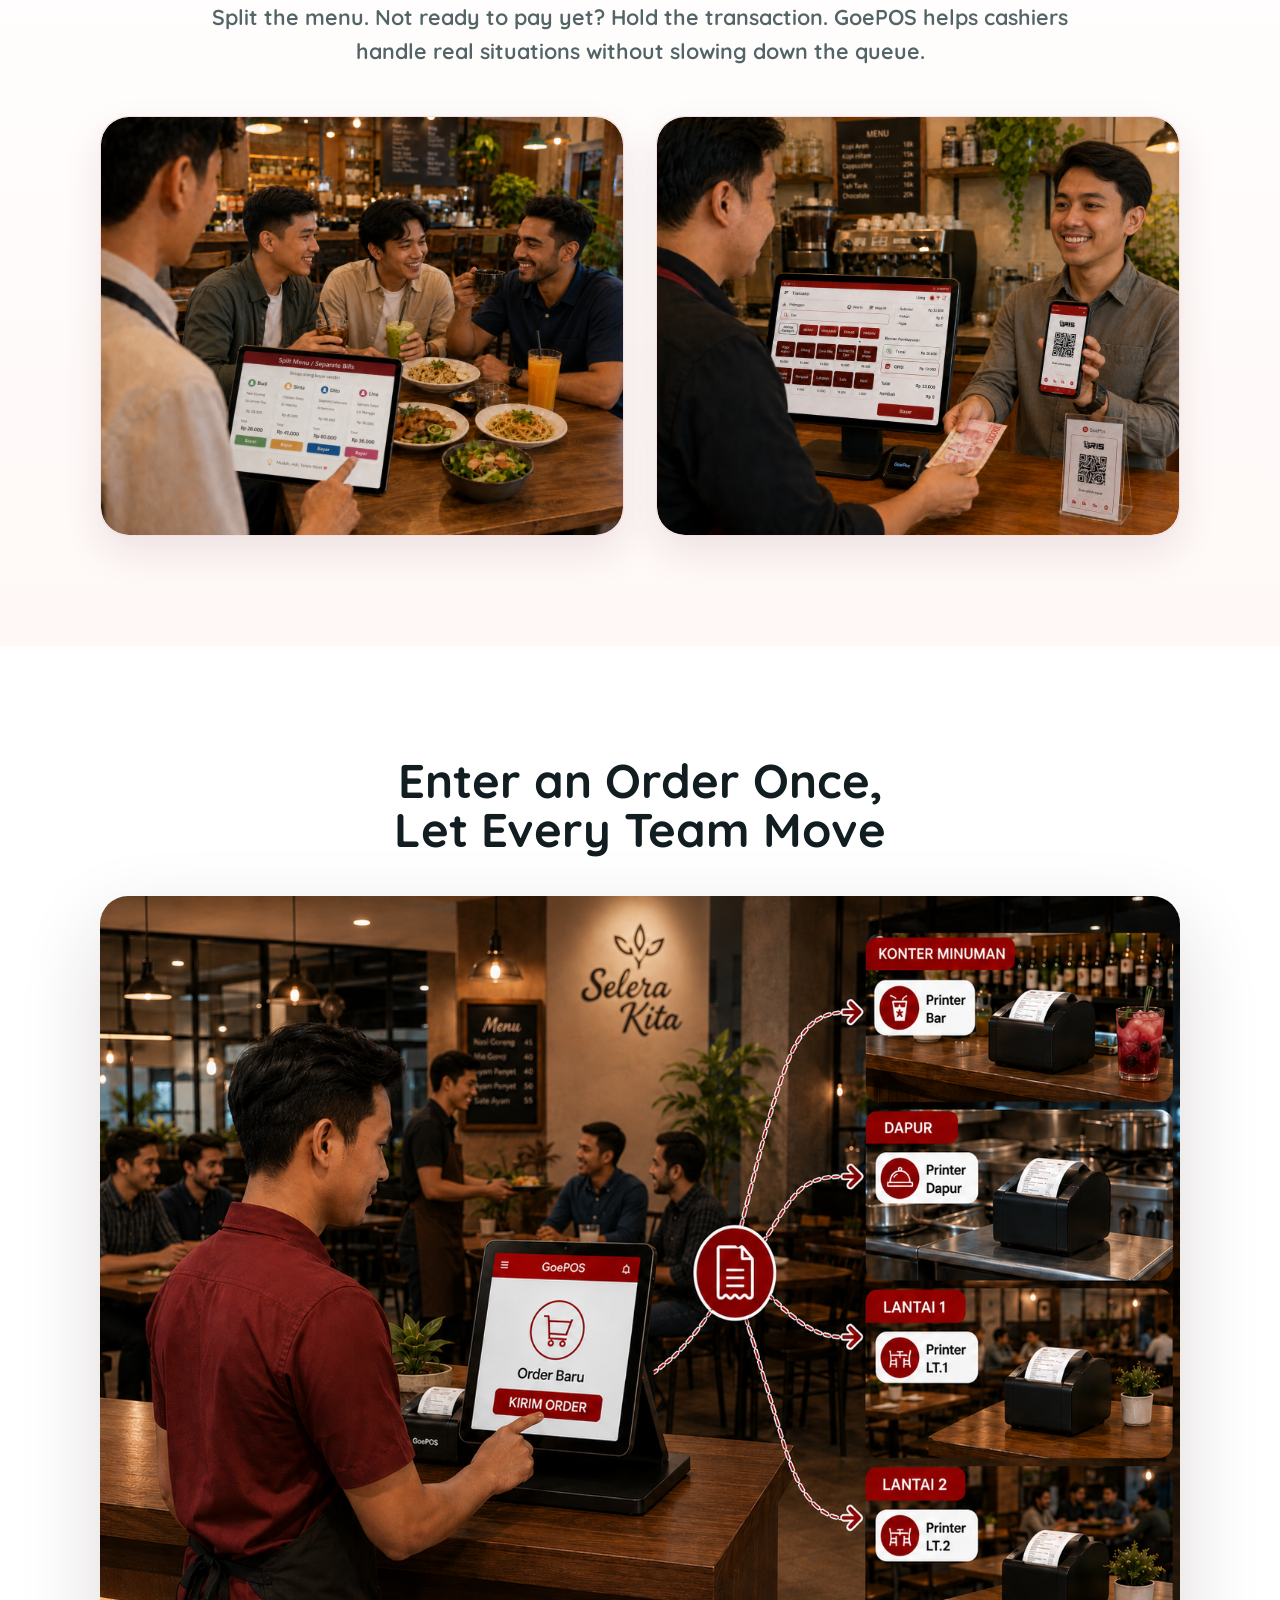
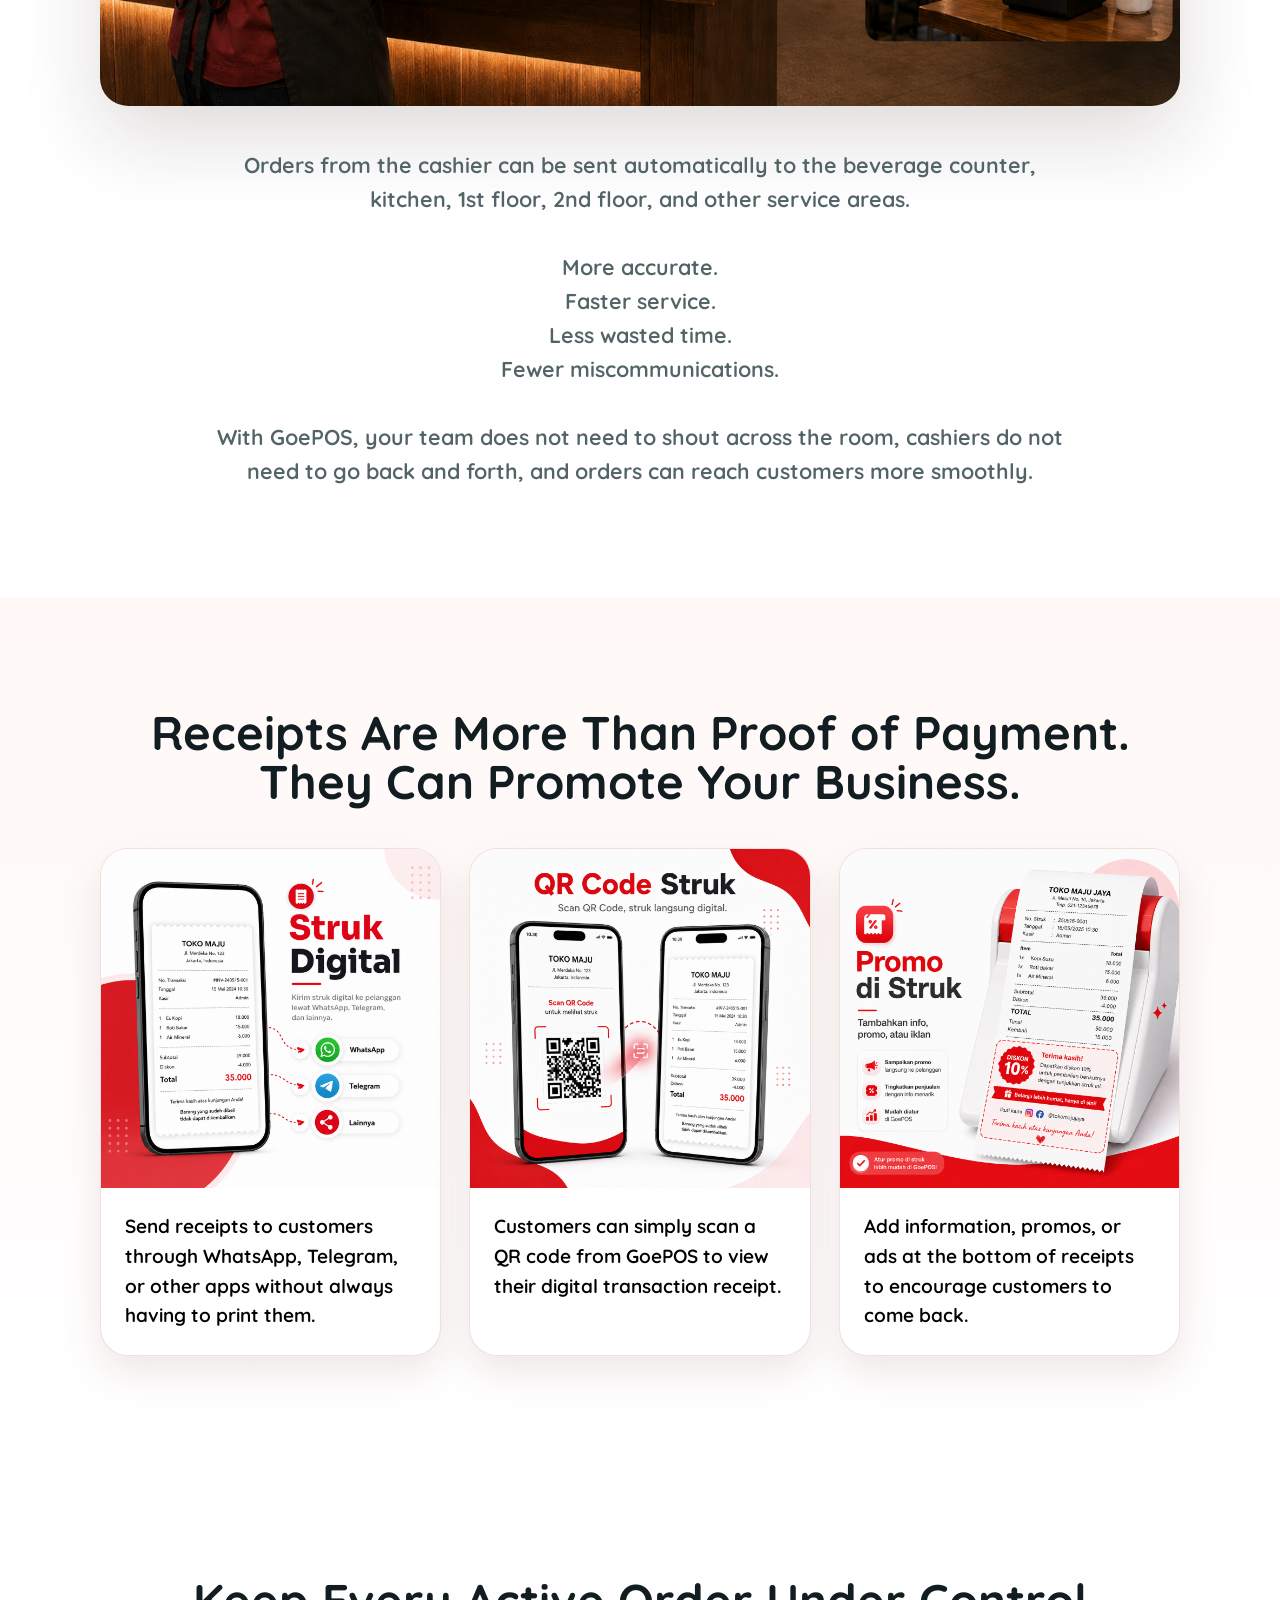
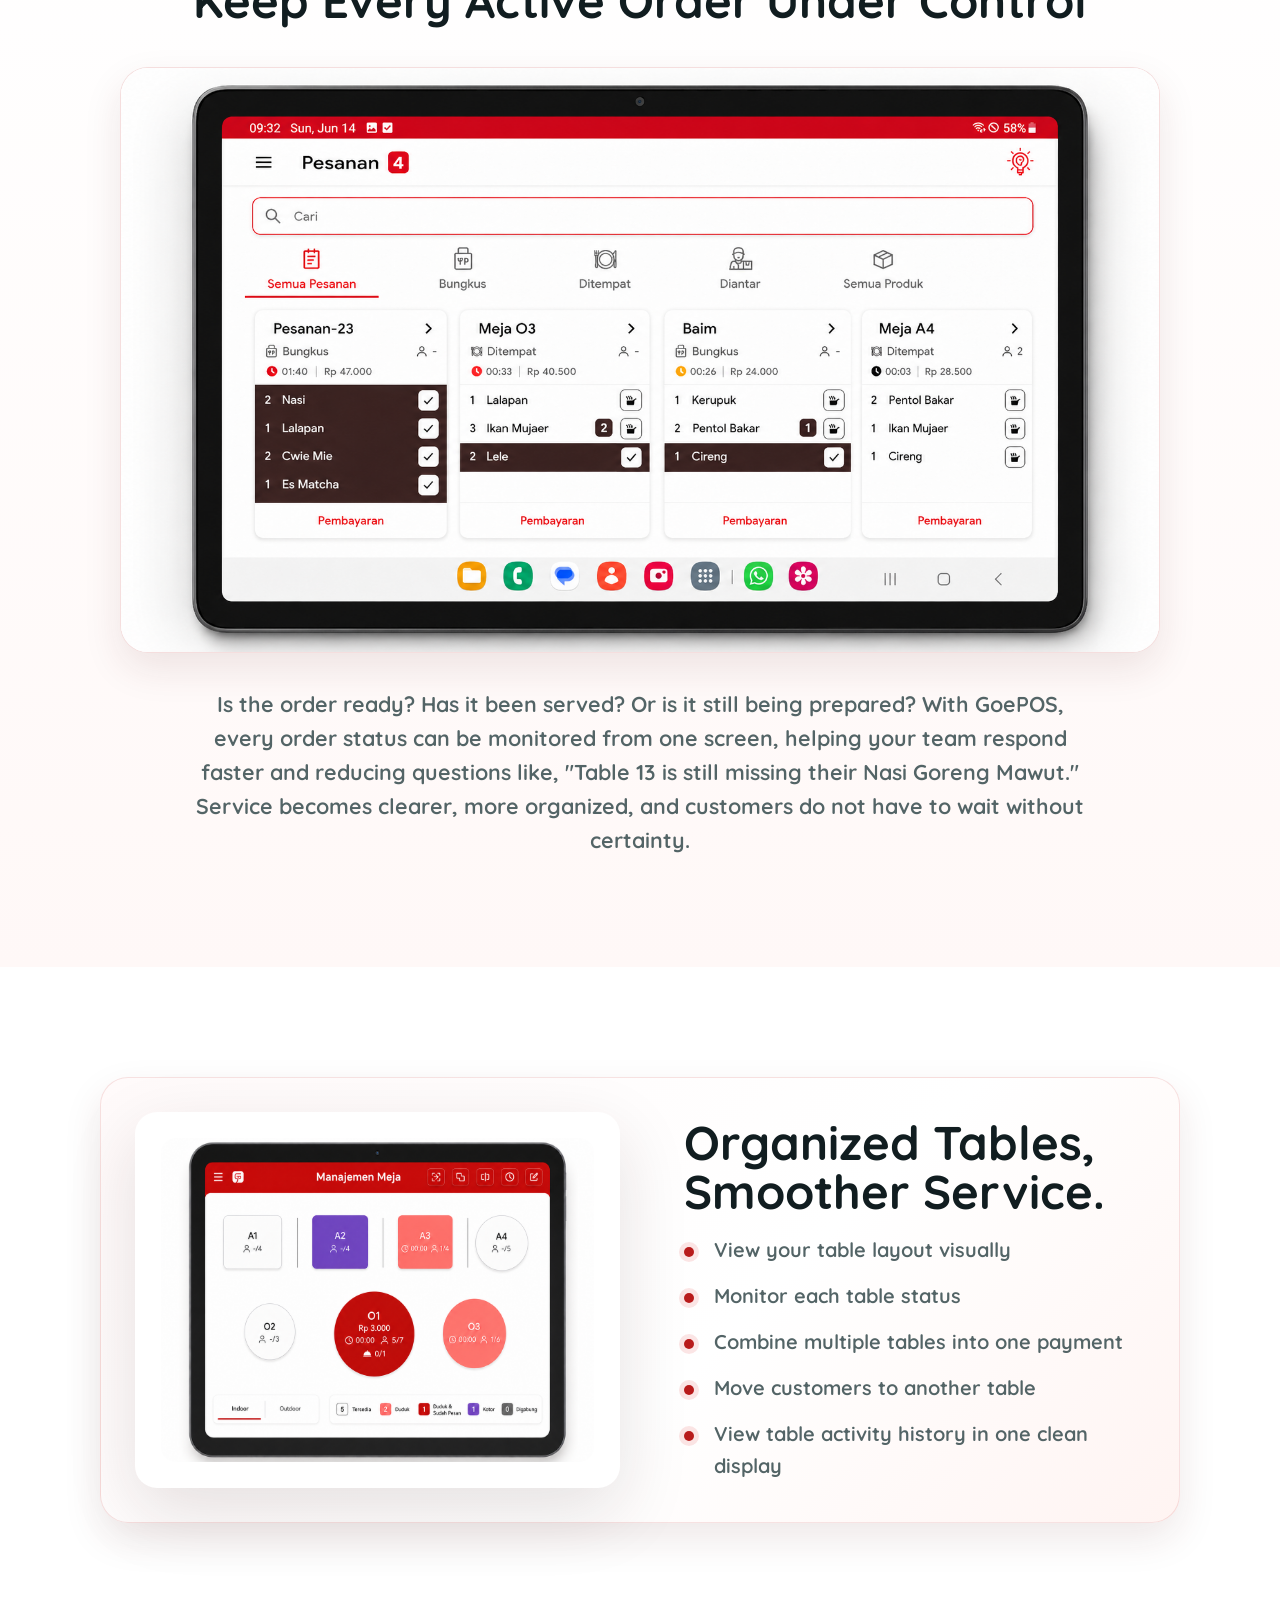
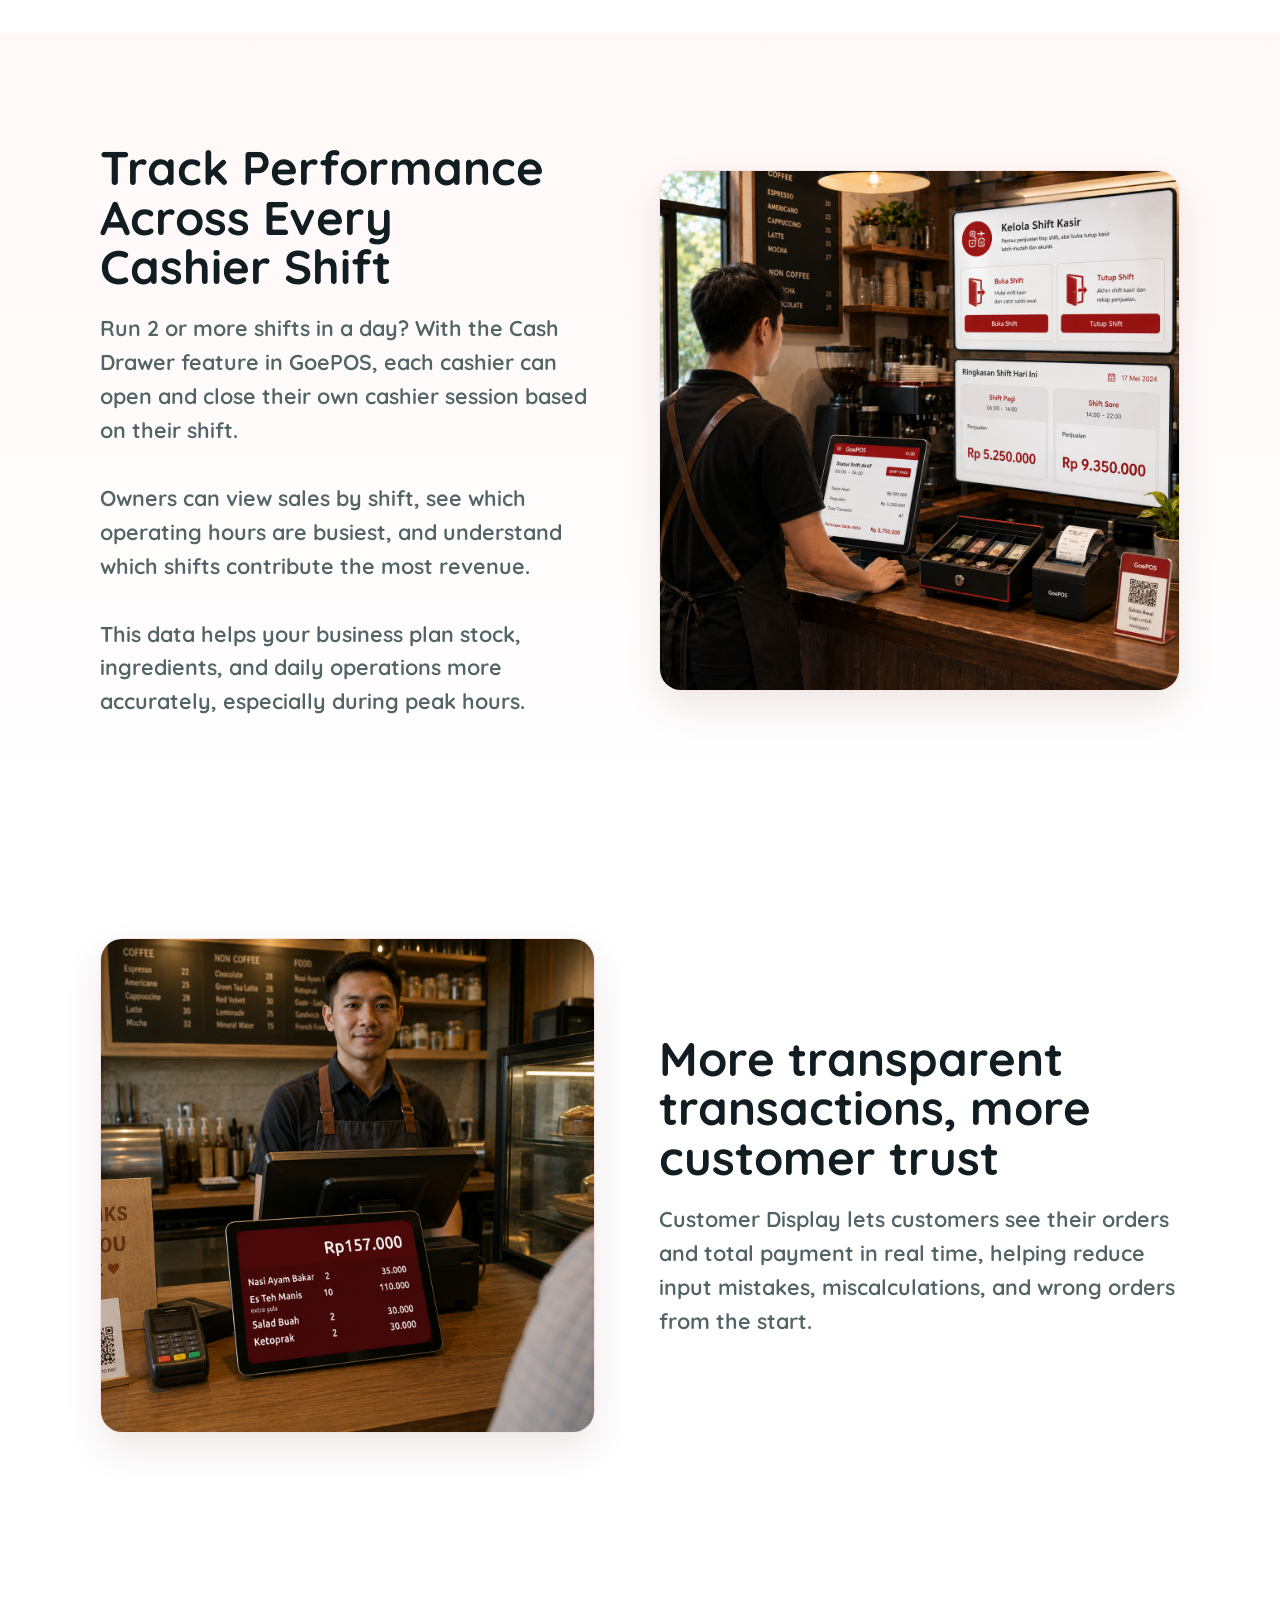
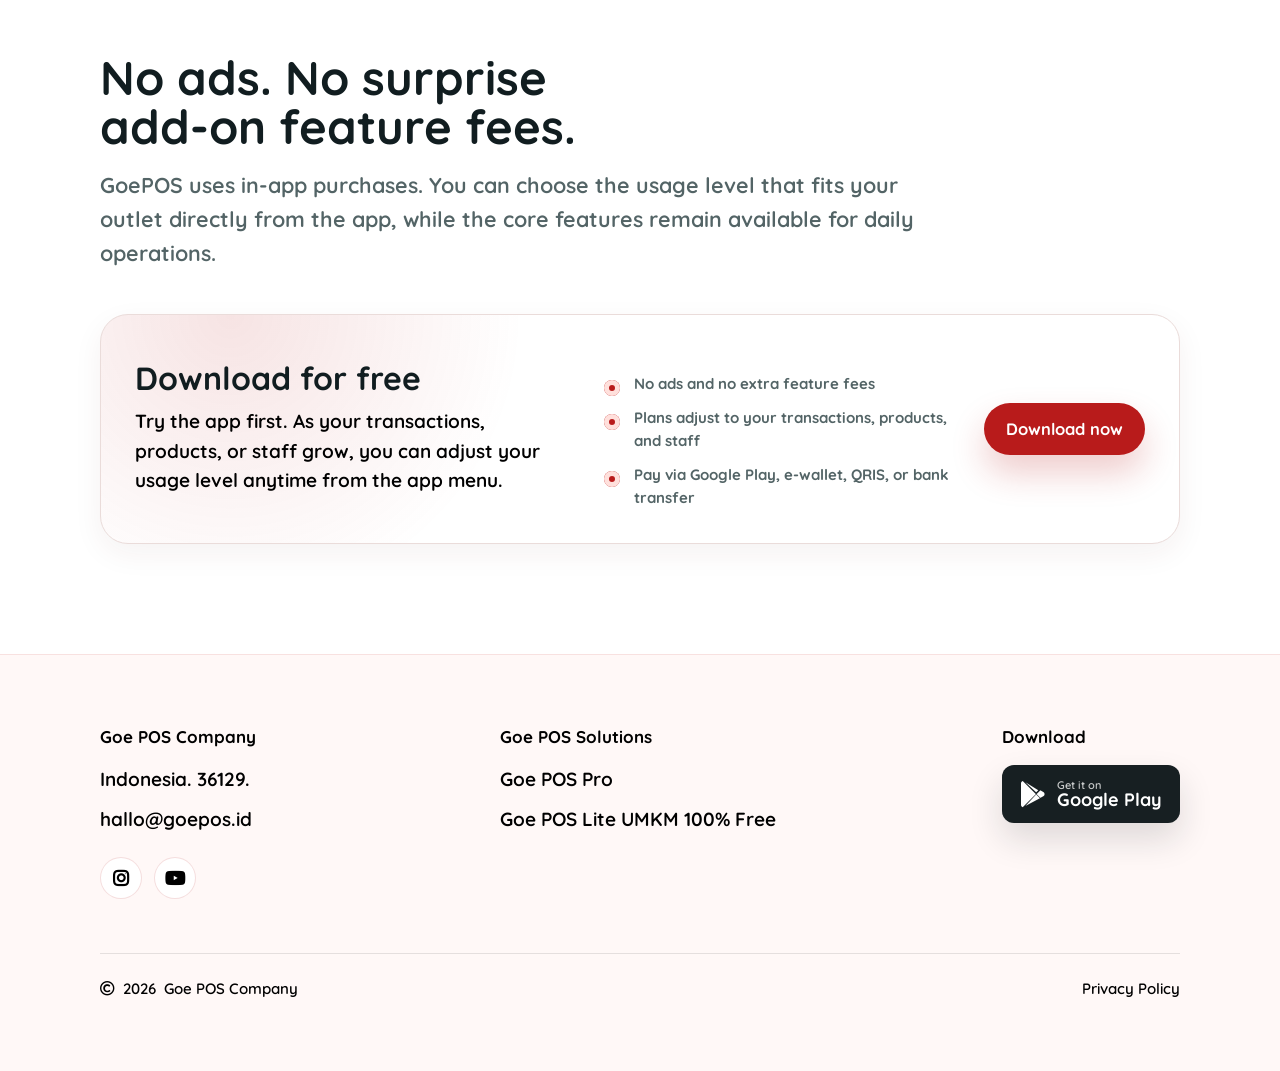
<file: en.html>
<!doctype html>
<html lang="en" data-lang="en">
<head>
  <meta charset="utf-8">
  <meta http-equiv="x-ua-compatible" content="ie=edge">
  <meta name="viewport" content="width=device-width, initial-scale=1">
  <title>GoePOS - POS App for Restaurants, Cafes, and Food Businesses</title>
  <meta name="description" content="GoePOS is a POS app for restaurants, cafes, food trucks, and food businesses. Works online and offline with ordering, kitchen, stock, reports, and multi-user access.">
  <meta name="robots" content="index, follow">
  <meta name="theme-color" content="#B81B1B">
  <link rel="canonical" href="https://goepos.id/en.html">
  <link rel="alternate" hreflang="id" href="https://goepos.id/">
  <link rel="alternate" hreflang="en" href="https://goepos.id/en.html">
  <link rel="alternate" hreflang="x-default" href="https://goepos.id/">
  <meta property="og:type" content="website">
  <meta property="og:locale" content="en_US">
  <meta property="og:locale:alternate" content="id_ID">
  <meta property="og:site_name" content="GoePOS">
  <meta property="og:title" content="GoePOS - POS App for Restaurants, Cafes, and Food Businesses">
  <meta property="og:description" content="A POS app for restaurants, cafes, food trucks, and food businesses. Works online and offline with ordering, kitchen, stock, reports, and multi-user access.">
  <meta property="og:url" content="https://goepos.id/en.html">
  <meta property="og:image" content="https://goepos.id/img/goepos-hero-cafe-devices.png">
  <meta property="og:image:alt" content="GoePOS running across multiple devices for restaurant and cafe operations">
  <meta name="twitter:card" content="summary_large_image">
  <meta name="twitter:title" content="GoePOS - POS App for Restaurants, Cafes, and Food Businesses">
  <meta name="twitter:description" content="A POS app for restaurants, cafes, food trucks, and food businesses. Works online and offline.">
  <meta name="twitter:image" content="https://goepos.id/img/goepos-hero-cafe-devices.png">
  <meta name="twitter:image:alt" content="GoePOS running across multiple devices for restaurant and cafe operations">
  <link rel="shortcut icon" type="image/x-icon" href="img/ic_goe.ico">
  <link rel="preconnect" href="https://fonts.googleapis.com">
  <link rel="preconnect" href="https://fonts.gstatic.com" crossorigin>
  <link href="https://fonts.googleapis.com/css2?family=Quicksand:wght@300..700&family=Sofia+Sans:ital,wght@0,1..1000;1,1..1000&display=swap" rel="stylesheet">
  <link rel="stylesheet" href="css/fontawesome-all.min.css">
  <link rel="stylesheet" href="css/landing.css">
  <script async src="https://www.googletagmanager.com/gtag/js?id=AW-967997502"></script>
  <script>
    window.dataLayer = window.dataLayer || [];
    function gtag(){dataLayer.push(arguments);}
    gtag('js', new Date());
    gtag('config', 'AW-967997502');

    function gtag_report_conversion(url) {
      var callback = function () {
        if (typeof(url) !== 'undefined') {
          window.location = url;
        }
      };
      gtag('event', 'conversion', {
        'send_to': 'AW-967997502/fcBiCP_bhe8YEL7wyc0D',
        'event_callback': callback
      });
      return false;
    }
  </script>
  <script type="application/ld+json">
    {
      "@context": "https://schema.org",
      "@graph": [
        {
          "@type": "Organization",
          "@id": "https://goepos.id/#organization",
          "name": "Goe POS Company",
          "url": "https://goepos.id/",
          "logo": "https://goepos.id/img/logo/logo_go.png",
          "email": "hallo@goepos.id",
          "sameAs": [
            "https://www.instagram.com/goe_pos",
            "https://www.youtube.com/@goeposrestaurantandcafe"
          ]
        },
        {
          "@type": "WebSite",
          "@id": "https://goepos.id/#website",
          "url": "https://goepos.id/",
          "name": "GoePOS",
          "inLanguage": ["id", "en"],
          "publisher": {
            "@id": "https://goepos.id/#organization"
          }
        },
        {
          "@type": "SoftwareApplication",
          "@id": "https://goepos.id/#software",
          "name": "GoePOS",
          "applicationCategory": "BusinessApplication",
          "applicationSubCategory": "Point of Sale Software",
          "featureList": [
            "Online and offline POS",
            "Kitchen display system",
            "Table management",
            "Stock management",
            "Sales reports",
            "Multi-user access",
            "Digital receipts"
          ],
          "audience": {
            "@type": "BusinessAudience",
            "audienceType": "Restaurants, cafes, food trucks, and food businesses"
          },
          "operatingSystem": "Android",
          "url": "https://goepos.id/en.html",
          "downloadUrl": "https://play.google.com/store/apps/details?id=com.pos.goe",
          "image": "https://goepos.id/img/goepos-hero-cafe-devices.png",
          "description": "GoePOS is a POS app for restaurants, cafes, eateries, food trucks, and food and beverage businesses that works online and offline.",
          "offers": {
            "@type": "Offer",
            "price": "0",
            "priceCurrency": "USD",
            "availability": "https://schema.org/InStock"
          },
          "publisher": {
            "@id": "https://goepos.id/#organization"
          }
        },
        {
          "@type": "WebPage",
          "@id": "https://goepos.id/en.html#webpage",
          "url": "https://goepos.id/en.html",
          "name": "GoePOS - POS App for Restaurants, Cafes, and Food Businesses",
          "description": "GoePOS is a POS app for restaurants, cafes, eateries, food trucks, and food and beverage businesses.",
          "isPartOf": {
            "@id": "https://goepos.id/#website"
          },
          "about": {
            "@id": "https://goepos.id/#software"
          },
          "inLanguage": "en"
        }
      ]
    }
  </script>
</head>
<body>
  <div class="language-switch" aria-label="Language selection">
    <button type="button" data-lang-option="id" data-lang-url="/">ID</button>
    <button type="button" data-lang-option="en" data-lang-url="en.html">EN</button>
  </div>

  <main id="home">
    <section class="goepos-hero" aria-labelledby="hero-title">
      <div class="goepos-hero-container">
        <div class="goepos-hero-left reveal">
          <div class="goepos-hero-brand">
            <span class="goe">Goe</span>
            <span class="pos">POS</span>
          </div>

          <h1 id="hero-title" class="goepos-hero-headline" data-i18n-html="heroHeadline">POS App</h1>

          <div class="goepos-hero-line"></div>

          <h2 class="goepos-hero-title" data-i18n="heroDesignedTitle">Made for</h2>

          <div class="goepos-hero-features">
            <div class="goepos-hero-feature">
              <div class="goepos-hero-icon">
                <svg viewBox="0 0 48 48" aria-hidden="true">
                  <path d="M8 33a16 16 0 1 1 32 0" />
                  <path d="M14 33h20" />
                  <path d="M24 24l8-8" />
                  <circle cx="24" cy="24" r="2.3" />
                </svg>
              </div>
              <div class="goepos-hero-feature-text">
                <h3 data-i18n="heroEasyTitle">Simple to use</h3>
                <p data-i18n-html="heroEasyText">Easy to learn,<br>ready to run</p>
              </div>
            </div>

            <div class="goepos-hero-feature">
              <div class="goepos-hero-icon">
                <svg viewBox="0 0 48 48" aria-hidden="true">
                  <path d="M27 4L13 25h10l-3 19 15-23H24z" />
                </svg>
              </div>
              <div class="goepos-hero-feature-text">
                <h3 data-i18n="heroFastTitle">Runs fast</h3>
                <p data-i18n-html="heroFastText">Smooth on every<br>device</p>
              </div>
            </div>

            <div class="goepos-hero-feature">
              <div class="goepos-hero-icon">
                <svg viewBox="0 0 48 48" aria-hidden="true">
                  <path d="M24 5l14 6v10c0 9.5-5.8 17.4-14 21-8.2-3.6-14-11.5-14-21V11z" />
                  <path d="M18 24l4 4 8-9" />
                </svg>
              </div>
              <div class="goepos-hero-feature-text">
                <h3 data-i18n="heroSafeTitle">99% error-free</h3>
                <p data-i18n-html="heroSafeText">Secure transactions,<br>protected data</p>
              </div>
            </div>

            <div class="goepos-hero-feature">
              <div class="goepos-hero-icon">
                <svg viewBox="0 0 48 48" aria-hidden="true">
                  <path d="M5 25h9l4-8 7 16 5-11h13" />
                </svg>
              </div>
              <div class="goepos-hero-feature-text">
                <h3 data-i18n="heroStableTitle">Lag-free</h3>
                <p data-i18n-html="heroStableText">Stable and smooth,<br>even during rush hours</p>
              </div>
            </div>
          </div>

          <div class="goepos-hero-business">
            <div class="goepos-hero-business-icon">
              <svg viewBox="0 0 48 48" aria-hidden="true">
                <path d="M9 20h30" />
                <path d="M12 20l3-10h18l3 10" />
                <path d="M13 20v16a2 2 0 0 0 2 2h18a2 2 0 0 0 2-2V20" />
                <path d="M19 38V28h10v10" />
                <path d="M15 20c0 3 4.5 3 4.5 0" />
                <path d="M19.5 20c0 3 4.5 3 4.5 0" />
                <path d="M24 20c0 3 4.5 3 4.5 0" />
                <path d="M28.5 20c0 3 4.5 3 4.5 0" />
              </svg>
            </div>
            <div class="goepos-hero-business-text" data-i18n-html="heroBusinessText">Made for<br><strong>restaurants, cafes, eateries, and food businesses.</strong></div>
          </div>

          <a class="goepos-hero-cta" href="https://play.google.com/store/apps/details?id=com.pos.goe" target="_blank" rel="noopener" onclick="gtag_report_conversion('https://play.google.com/store/apps/details?id=com.pos.goe')">
            <span class="label" data-i18n="downloadPlay">Try it for free</span>
            <span class="arrow-circle" aria-hidden="true">
              <svg viewBox="0 0 24 24">
                <path d="M5 12h12" />
                <path d="M13 6l6 6-6 6" />
              </svg>
            </span>
          </a>

          <div class="goepos-hero-support">
            <div class="goepos-hero-support-icon">
              <svg viewBox="0 0 48 48" aria-hidden="true">
                <path d="M10 35l2-6c-3.2-2.6-5-6-5-10 0-8.2 7.6-14 17-14s17 5.8 17 14-7.6 14-17 14c-2.7 0-5.3-.5-7.6-1.5z" />
                <path d="M18 19h.01M24 19h.01M30 19h.01" />
              </svg>
            </div>
            <div class="goepos-hero-support-text">
              <h4 data-i18n="heroSupportTitle">Live Chat Support</h4>
              <p data-i18n-html="heroSupportText">Get support directly<br>from inside the app</p>
            </div>
          </div>
        </div>

        <div class="goepos-hero-right reveal">
          <div class="goepos-devices-stage">
            <img
              id="heroDevicesImg"
              class="goepos-hero-devices-img"
              src="img/goepos-hero-cafe-devices.png"
              alt="GoePOS cashier app shown on a tablet, phone, and POS device for restaurants"
            >
          </div>
        </div>
      </div>
    </section>

    <section class="post-hero-description" aria-labelledby="spotlight-title">
      <div class="container">
        <div class="spotlight-heading reveal">
          <h2 id="spotlight-title" data-i18n="spotlightTitle">One App for Your Entire Business, All-in-One Without Extra Plugins</h2>
        </div>
        <div class="chrome-style-showcase reveal">
          <figure class="spotlight-hero-image">
            <img src="img/goepos-all-in-one-showcase.png" alt="GoePOS for cashier, table ordering, kitchen, and food business operations">
          </figure>
        </div>
        <p class="spotlight-description reveal" data-i18n="spotlightDescription">Everything works together in one smooth flow. Servers take orders, orders go straight to the kitchen, and cashiers process payments with less hassle.</p>
        <div class="section-transition-marker" aria-hidden="true"></div>
      </div>
    </section>

    <section class="section-pad spotlight-section">
      <div class="container">
        <div class="spotlight-offline-layout">
          <article class="spotlight-card spotlight-card-offline spotlight-media-card reveal">
            <img class="spotlight-card-visual" src="img/goepos-offline-online-showcase.png" alt="GoePOS keeps running when the internet is unstable">
          </article>

          <div class="spotlight-offline-copy reveal">
            <h3 data-i18n="spotlightLensTitle">Internet down? Keep selling</h3>
            <p data-i18n="spotlightLensText">Keep taking orders even when the internet is unstable. Transactions are saved offline and synced automatically once you are back online.</p>
          </div>
        </div>

        <div class="spotlight-offline-layout spotlight-security-layout">
          <div class="spotlight-offline-copy reveal">
            <h3 data-i18n="spotlightSecurityTitle">Secure transactions, protected data</h3>
            <p data-i18n="spotlightSecurityText">GoePOS keeps every transaction properly recorded, helps prevent careless deletion, and continuously monitors app performance so issues can be fixed faster.</p>
          </div>

          <article class="spotlight-card spotlight-media-card reveal">
            <img class="spotlight-card-visual" src="img/goepos-security-showcase.png" alt="Secure transactions and protected data in GoePOS">
          </article>
        </div>
      </div>
    </section>

    <section class="section-pad flexible-transaction-section" aria-labelledby="flexible-transaction-title">
      <div class="container">
        <div class="flexible-transaction-heading reveal">
          <h2 id="flexible-transaction-title" data-i18n="flexibleTransactionTitle">Because Customer Payments Are Not Always Simple.</h2>
          <p data-i18n="flexibleTransactionText">Customer short on cash? Split the payment. Eating together but paying separately? Split the menu. Not ready to pay yet? Hold the transaction. GoePOS helps cashiers handle real situations without slowing down the queue.</p>
        </div>

        <div class="flexible-transaction-grid">
          <article class="flexible-transaction-card reveal">
            <img src="img/goepos-split-bills-cafe.png" alt="Split menu and separate bills in GoePOS">
          </article>
          <article class="flexible-transaction-card reveal">
            <img src="img/goepos-mixed-payment-cafe.png" alt="Mixed cash and QRIS payment in GoePOS">
          </article>
        </div>
      </div>
    </section>

    <section class="section-pad team-routing-section" aria-labelledby="team-routing-title">
      <div class="container">
        <div class="team-routing-heading reveal">
          <h2 id="team-routing-title" data-i18n="teamRoutingTitle">Enter an Order Once, Let Every Team Move</h2>
        </div>

        <figure class="team-routing-visual reveal">
          <img src="img/goepos-order-routing-teams.png" alt="GoePOS orders are sent automatically to the beverage counter, kitchen, 1st floor, and 2nd floor">
        </figure>

        <div class="team-routing-description reveal" data-i18n-html="teamRoutingText">Orders from the cashier can be sent automatically to the beverage counter, kitchen, 1st floor, 2nd floor, and other service areas.<br><br>More accurate.<br>Faster service.<br>Less wasted time.<br>Fewer miscommunications.<br><br>With GoePOS, your team does not need to shout across the room, cashiers do not need to go back and forth, and orders can reach customers more smoothly.</div>
      </div>
    </section>

    <section class="section-pad receipt-promo-section" aria-labelledby="receipt-promo-title">
      <div class="container">
        <div class="receipt-promo-heading reveal">
          <h2 id="receipt-promo-title" data-i18n="receiptPromoTitle">Receipts Are More Than Proof of Payment. They Can Promote Your Business.</h2>
        </div>

        <div class="receipt-promo-grid">
          <article class="receipt-promo-card reveal">
            <img src="img/goepos-receipt-digital-share.png" alt="GoePOS digital receipts can be shared through WhatsApp, Telegram, and other apps">
            <p data-i18n="receiptPromoShareText">Send receipts to customers through WhatsApp, Telegram, or other apps without always having to print them.</p>
          </article>
          <article class="receipt-promo-card reveal">
            <img src="img/goepos-receipt-qr-code.png" alt="QR code for a GoePOS digital receipt">
            <p data-i18n="receiptPromoQrText">Customers can simply scan a QR code from GoePOS to view their digital transaction receipt.</p>
          </article>
          <article class="receipt-promo-card reveal">
            <img src="img/goepos-receipt-promo.png" alt="Promotions and ads at the bottom of a GoePOS receipt">
            <p data-i18n="receiptPromoAdText">Add information, promos, or ads at the bottom of receipts to encourage customers to come back.</p>
          </article>
        </div>
      </div>
    </section>

    <section class="section-pad active-orders-section" aria-labelledby="active-orders-title">
      <div class="container">
        <div class="active-orders-heading reveal">
          <h2 id="active-orders-title" data-i18n="activeOrdersTitle">Keep Every Active Order Under Control</h2>
        </div>

        <div class="active-orders-grid">
          <article class="active-orders-card reveal">
            <img src="img/goepos-active-orders-board.png" alt="GoePOS active order list with item processing status">
          </article>
        </div>

        <p class="active-orders-description reveal" data-i18n="activeOrdersText">Is the order ready? Has it been served? Or is it still being prepared? With GoePOS, every order status can be monitored from one screen, helping your team respond faster and reducing questions like, "Table 13 is still missing their Nasi Goreng Mawut." Service becomes clearer, more organized, and customers do not have to wait without certainty.</p>
      </div>
    </section>

    <section class="section-pad table-management-section" aria-labelledby="table-management-title">
      <div class="container">
        <article class="table-management-card reveal">
          <figure class="table-management-media">
            <img src="img/goepos-table-management-showcase.png" alt="GoePOS table management screen">
          </figure>
          <div class="table-management-copy">
            <h2 id="table-management-title" data-i18n="tableManagementTitle">Organized Tables, Smoother Service.</h2>
            <ul class="table-management-list">
              <li data-i18n="tableManagementPoint1">View your table layout visually</li>
              <li data-i18n="tableManagementPoint2">Monitor each table status</li>
              <li data-i18n="tableManagementPoint3">Combine multiple tables into one payment</li>
              <li data-i18n="tableManagementPoint4">Move customers to another table</li>
              <li data-i18n="tableManagementPoint5">View table activity history in one clean display</li>
            </ul>
          </div>
        </article>
      </div>
    </section>

    <section class="section-pad cashier-shift-section" aria-labelledby="cashier-shift-title">
      <div class="container">
        <article class="cashier-shift-card reveal">
          <div class="cashier-shift-copy">
            <h2 id="cashier-shift-title" data-i18n="cashierShiftTitle">Track Performance Across Every Cashier Shift</h2>
            <p data-i18n-html="cashierShiftText">Run 2 or more shifts in a day? With the Cash Drawer feature in GoePOS, each cashier can open and close their own cashier session based on their shift.<br><br>Owners can view sales by shift, see which operating hours are busiest, and understand which shifts contribute the most revenue.<br><br>This data helps your business plan stock, ingredients, and daily operations more accurately, especially during peak hours.</p>
          </div>
          <figure class="cashier-shift-media">
            <img src="img/goepos-cash-drawer-shift.png" alt="GoePOS Cash Drawer feature for monitoring cashier shift performance">
          </figure>
        </article>
      </div>
    </section>

    <section class="section-pad customer-display-section" aria-labelledby="customer-display-title">
      <div class="container">
        <article class="cashier-shift-card customer-display-card reveal">
          <figure class="cashier-shift-media">
            <img src="img/goepos-customer-display.png" alt="GoePOS customer display showing orders and total payment to customers">
          </figure>
          <div class="cashier-shift-copy">
            <h2 id="customer-display-title" data-i18n="customerDisplayTitle">More transparent transactions, more customer trust</h2>
            <p data-i18n="customerDisplayText">Customer Display lets customers see their orders and total payment in real time, helping reduce input mistakes, miscalculations, and wrong orders from the start.</p>
          </div>
        </article>
      </div>
    </section>

    <section id="harga" class="section-pad pricing-section" aria-labelledby="pricing-title">
      <div class="container">
        <div class="section-heading reveal">
          <h2 id="pricing-title" data-i18n="pricingTitle">No ads. No surprise add-on feature fees.</h2>
          <p data-i18n="pricingText">GoePOS uses in-app purchases. You can choose the usage level that fits your outlet directly from the app, while the core features remain available for daily operations.</p>
        </div>
        <div class="pricing-card reveal">
          <div>
            <h3 data-i18n="priceTitle">Download for free</h3>
            <p data-i18n="pricingCardText">Try the app first. As your transactions, products, or staff grow, you can adjust your usage level anytime from the app menu.</p>
          </div>
          <ul class="check-list">
            <li data-i18n="pricingPoint1">No ads and no extra feature fees</li>
            <li data-i18n="pricingPoint2">Plans adjust to your transactions, products, and staff</li>
            <li data-i18n="pricingPoint3">Pay via Google Play, e-wallet, QRIS, or bank transfer</li>
          </ul>
          <a class="btn btn-primary" href="https://play.google.com/store/apps/details?id=com.pos.goe" target="_blank" rel="noopener" onclick="gtag_report_conversion('https://play.google.com/store/apps/details?id=com.pos.goe')">
            <span data-i18n="pricingCta">Download now</span>
          </a>
        </div>
      </div>
    </section>

  </main>

  <footer class="site-footer">
    <div class="container footer-grid">
      <section class="footer-column">
        <h2>Goe POS Company</h2>
        <div class="footer-links">
          <span>Indonesia. 36129.</span>
          <a href="mailto:hallo@goepos.id">hallo@goepos.id</a>
        </div>
        <div class="footer-social" aria-label="Goe POS social media">
          <a href="https://www.instagram.com/goe_pos" target="_blank" rel="noopener" aria-label="Goe POS Instagram">
            <i class="fab fa-instagram" aria-hidden="true"></i>
          </a>
          <a href="https://www.youtube.com/@goeposrestaurantandcafe" target="_blank" rel="noopener" aria-label="Goe POS YouTube">
            <i class="fab fa-youtube" aria-hidden="true"></i>
          </a>
        </div>
      </section>

      <section class="footer-column">
        <h2>Goe POS Solutions</h2>
        <div class="footer-links">
          <a href="https://play.google.com/store/apps/details?id=com.pos.goe" target="_blank" rel="noopener">Goe POS Pro</a>
          <a href="https://play.google.com/store/apps/details?id=com.pos.goe.free" target="_blank" rel="noopener">Goe POS Lite UMKM 100% Free</a>
        </div>
      </section>

      <section class="footer-column footer-download">
        <h2>Download</h2>
        <a class="footer-play-badge" href="https://play.google.com/store/apps/details?id=com.pos.goe" target="_blank" rel="noopener" aria-label="Download Goe POS on Google Play">
          <i class="fab fa-google-play" aria-hidden="true"></i>
          <span>
            <small>Get it on</small>
            Google Play
          </span>
        </a>
      </section>
    </div>
    <div class="container footer-bottom">
      <div class="footer-copyright">
        <i class="far fa-copyright" aria-hidden="true"></i>
        <span>2026</span>
        <span>Goe POS Company</span>
      </div>
      <a href="https://goepos.id/privacypolicy.html" target="_blank" rel="noopener">Privacy Policy</a>
    </div>
  </footer>

  <script src="js/landing.js"></script>
</body>
</html>
</file>
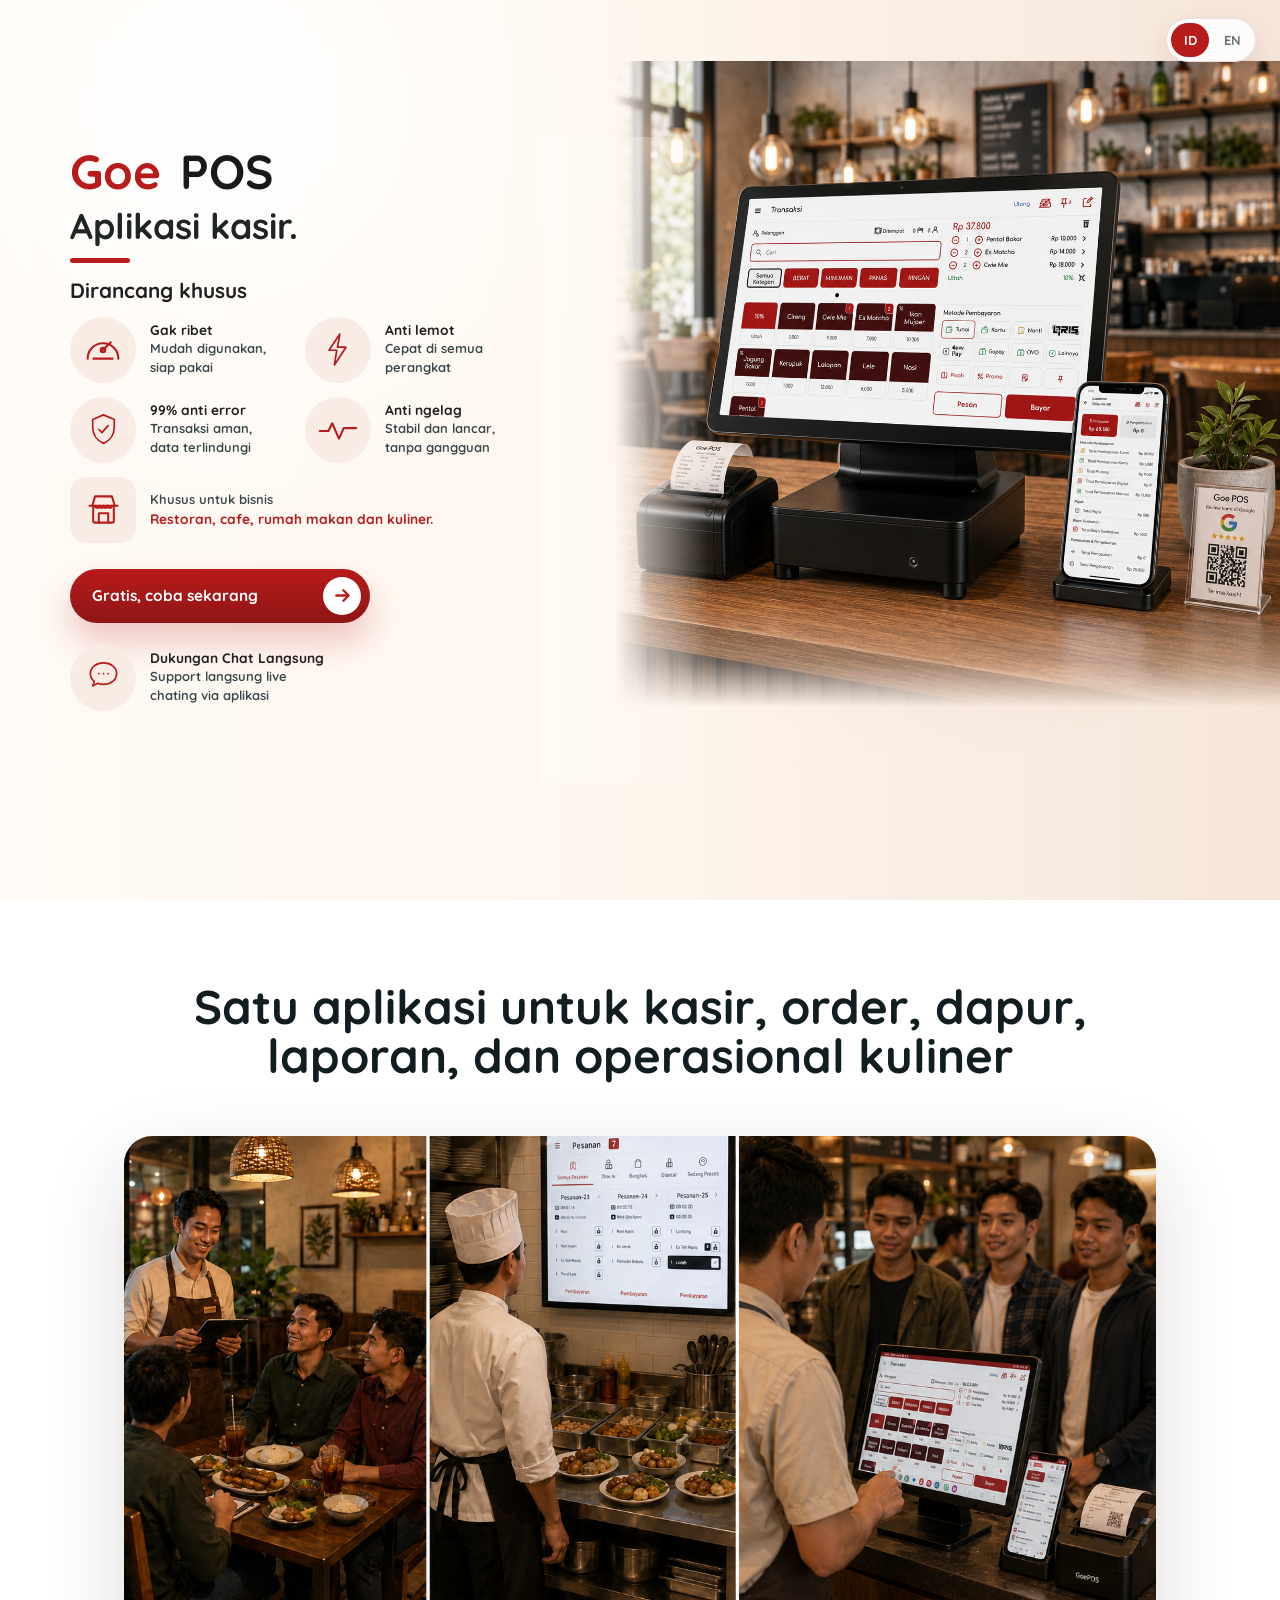
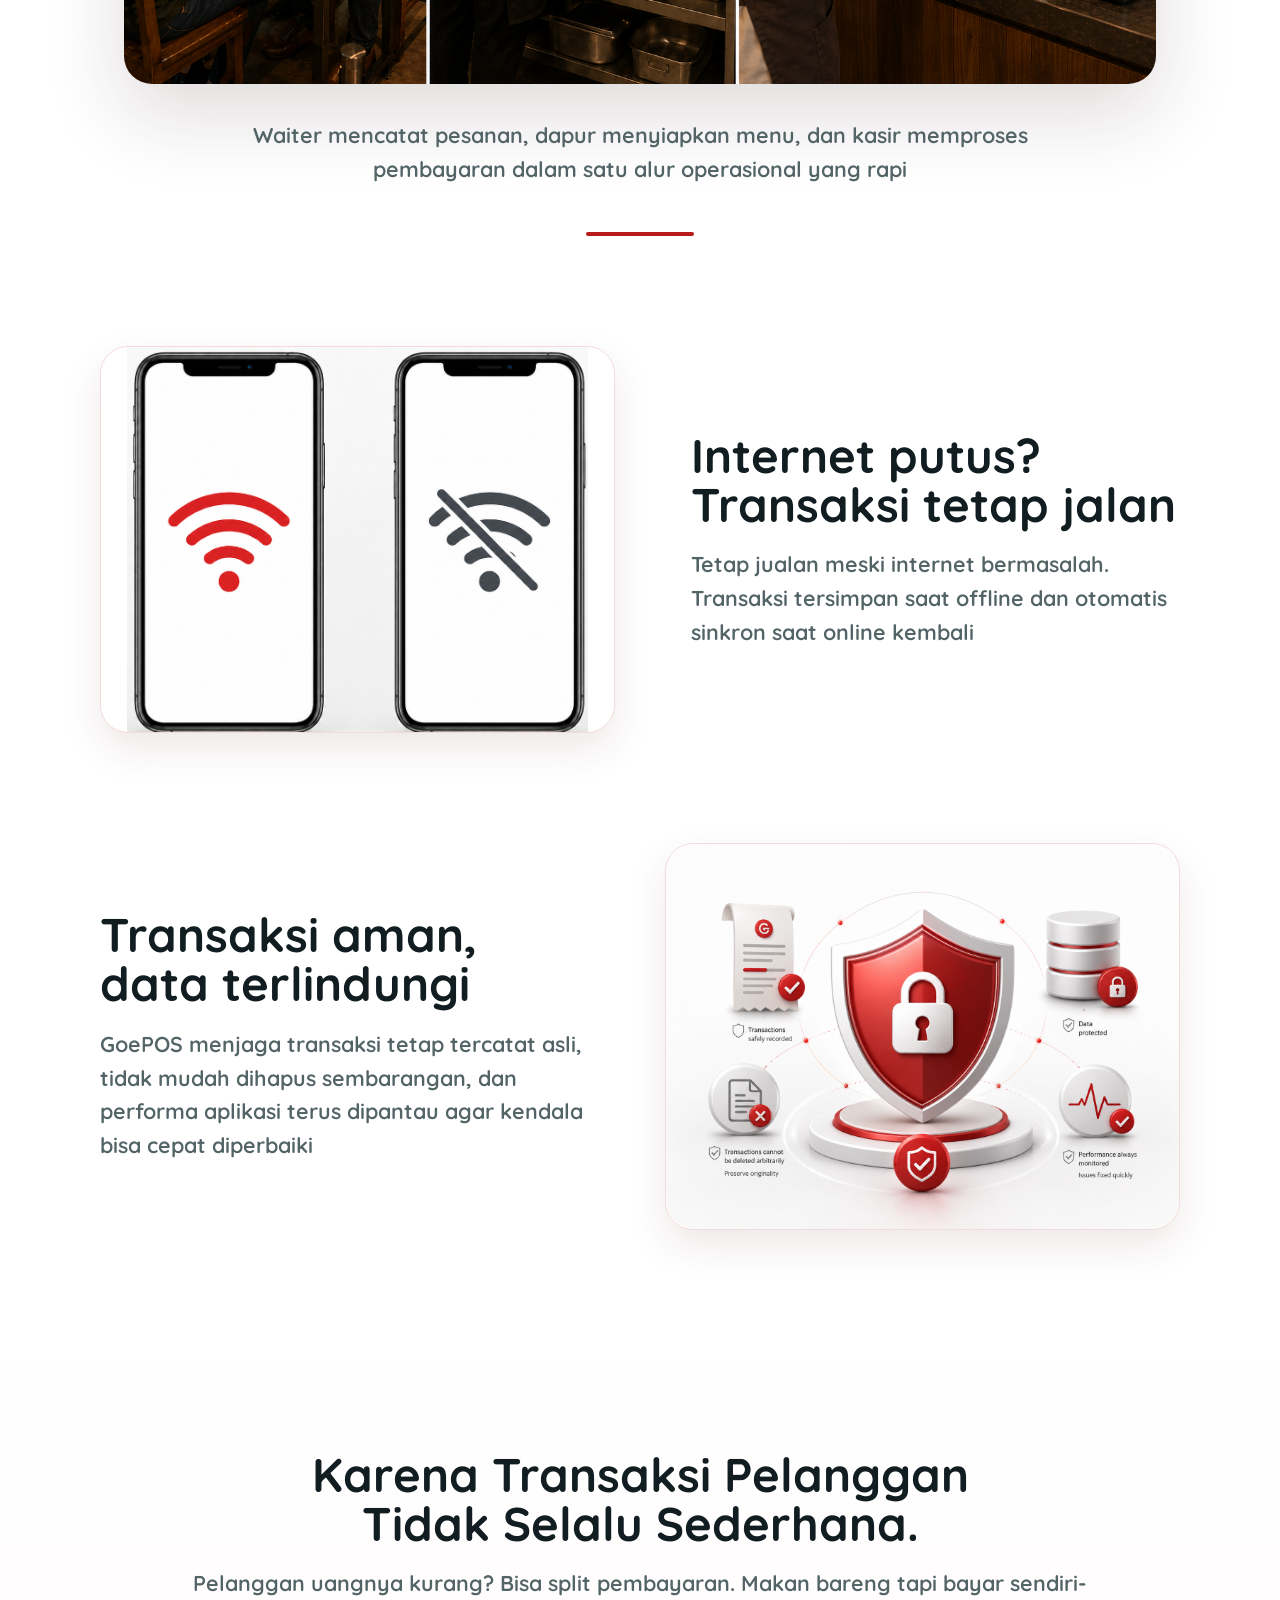
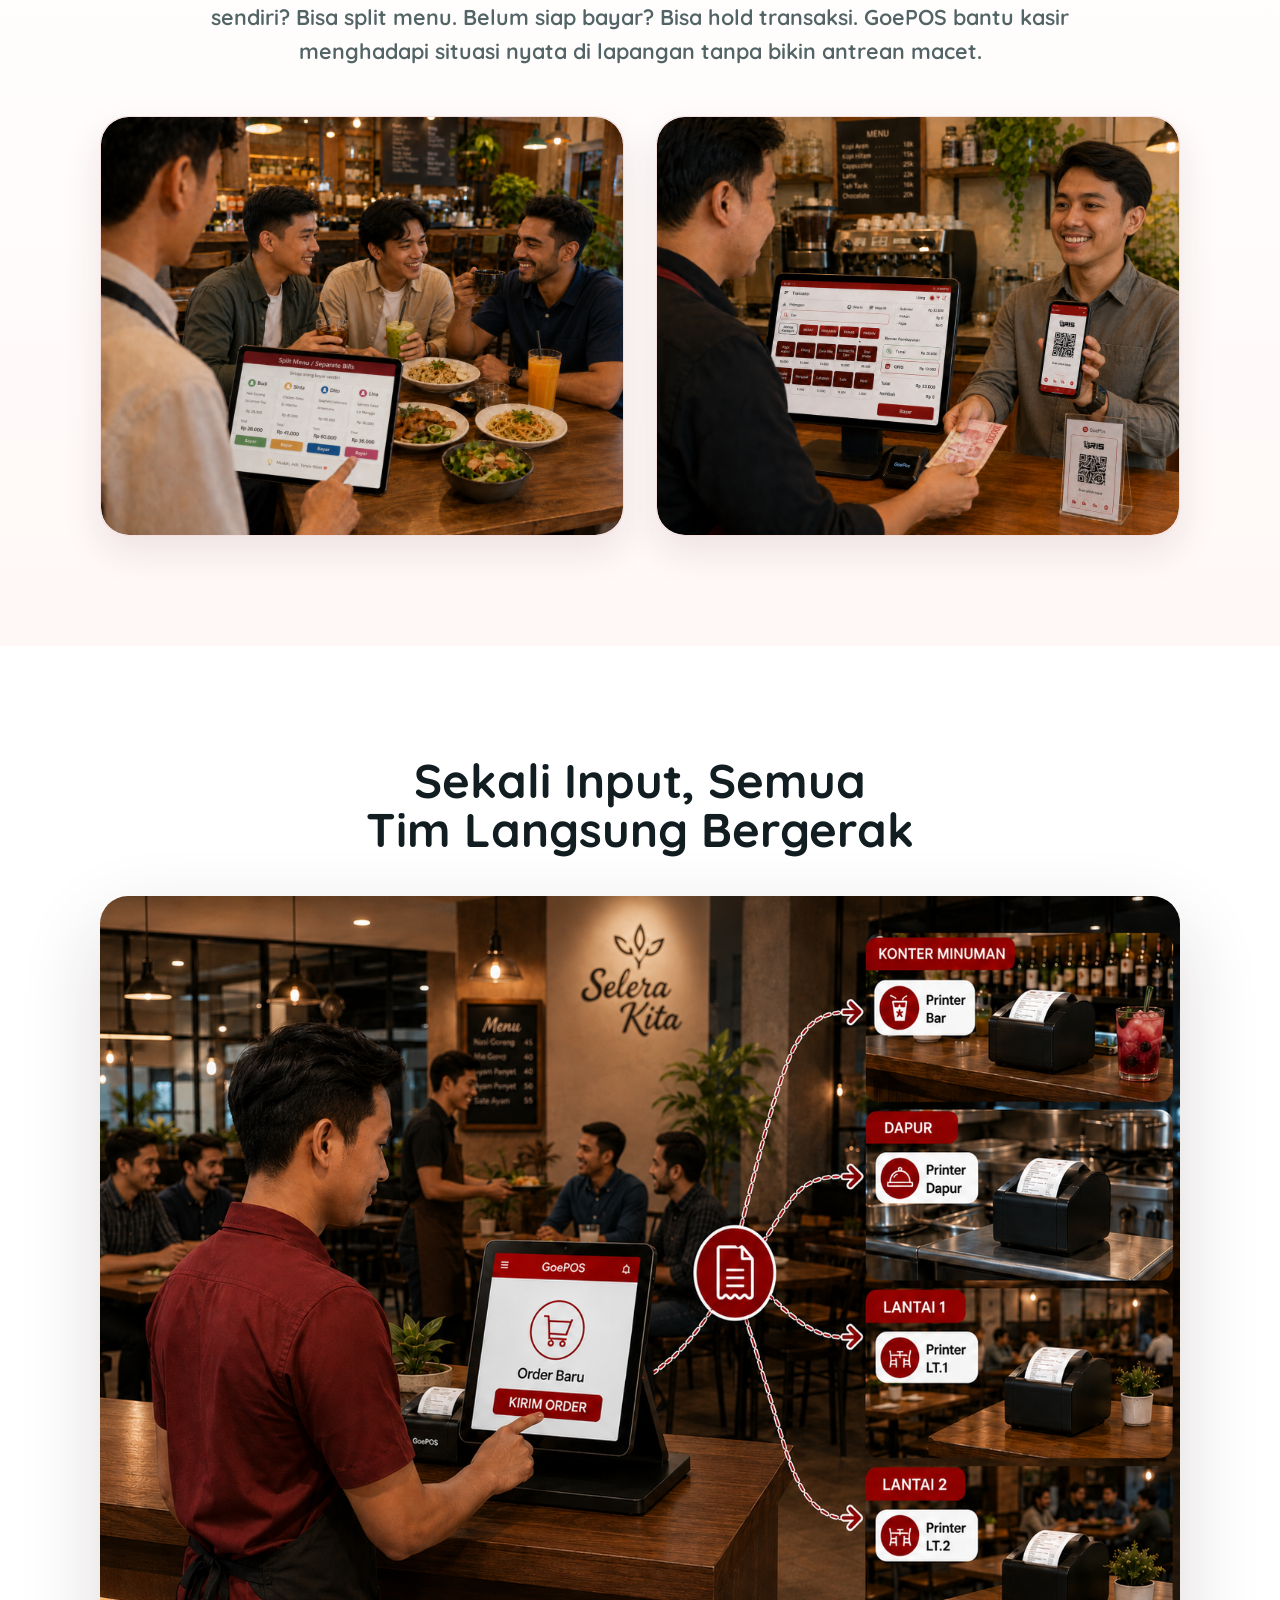
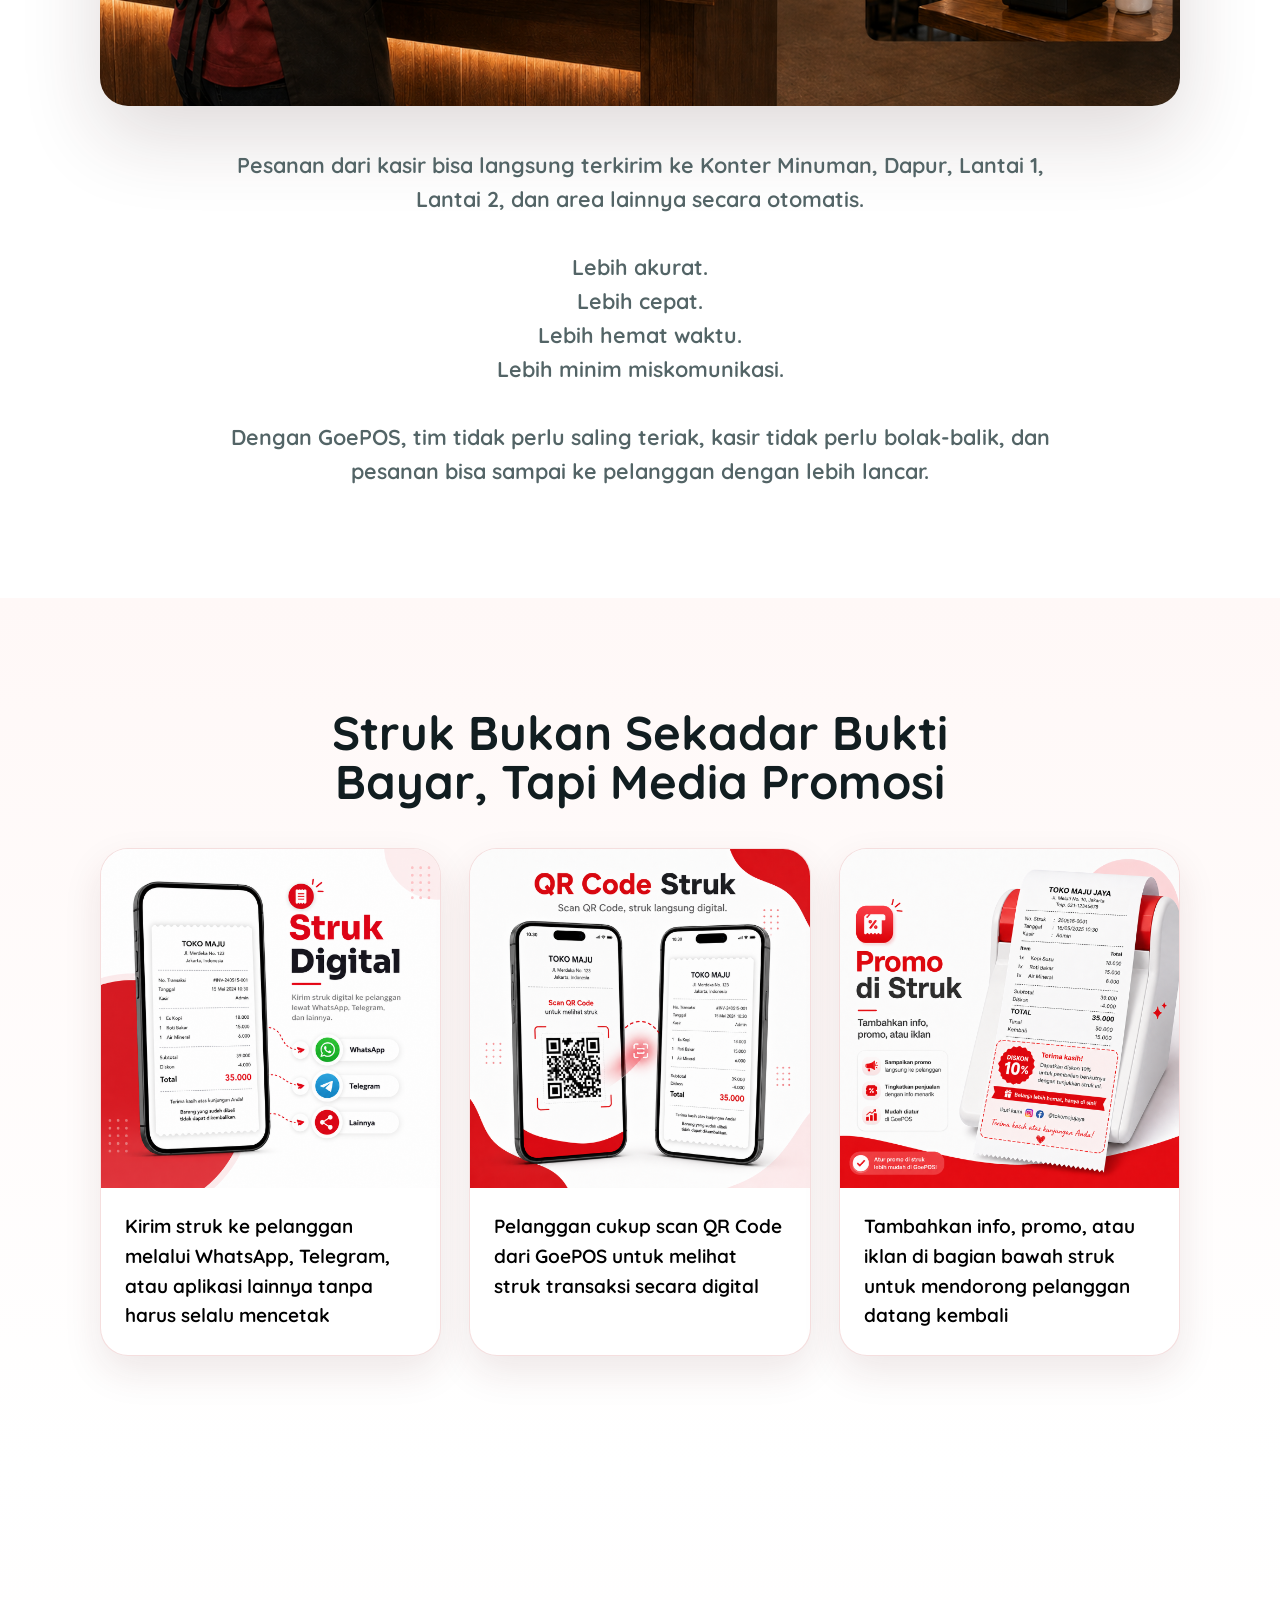
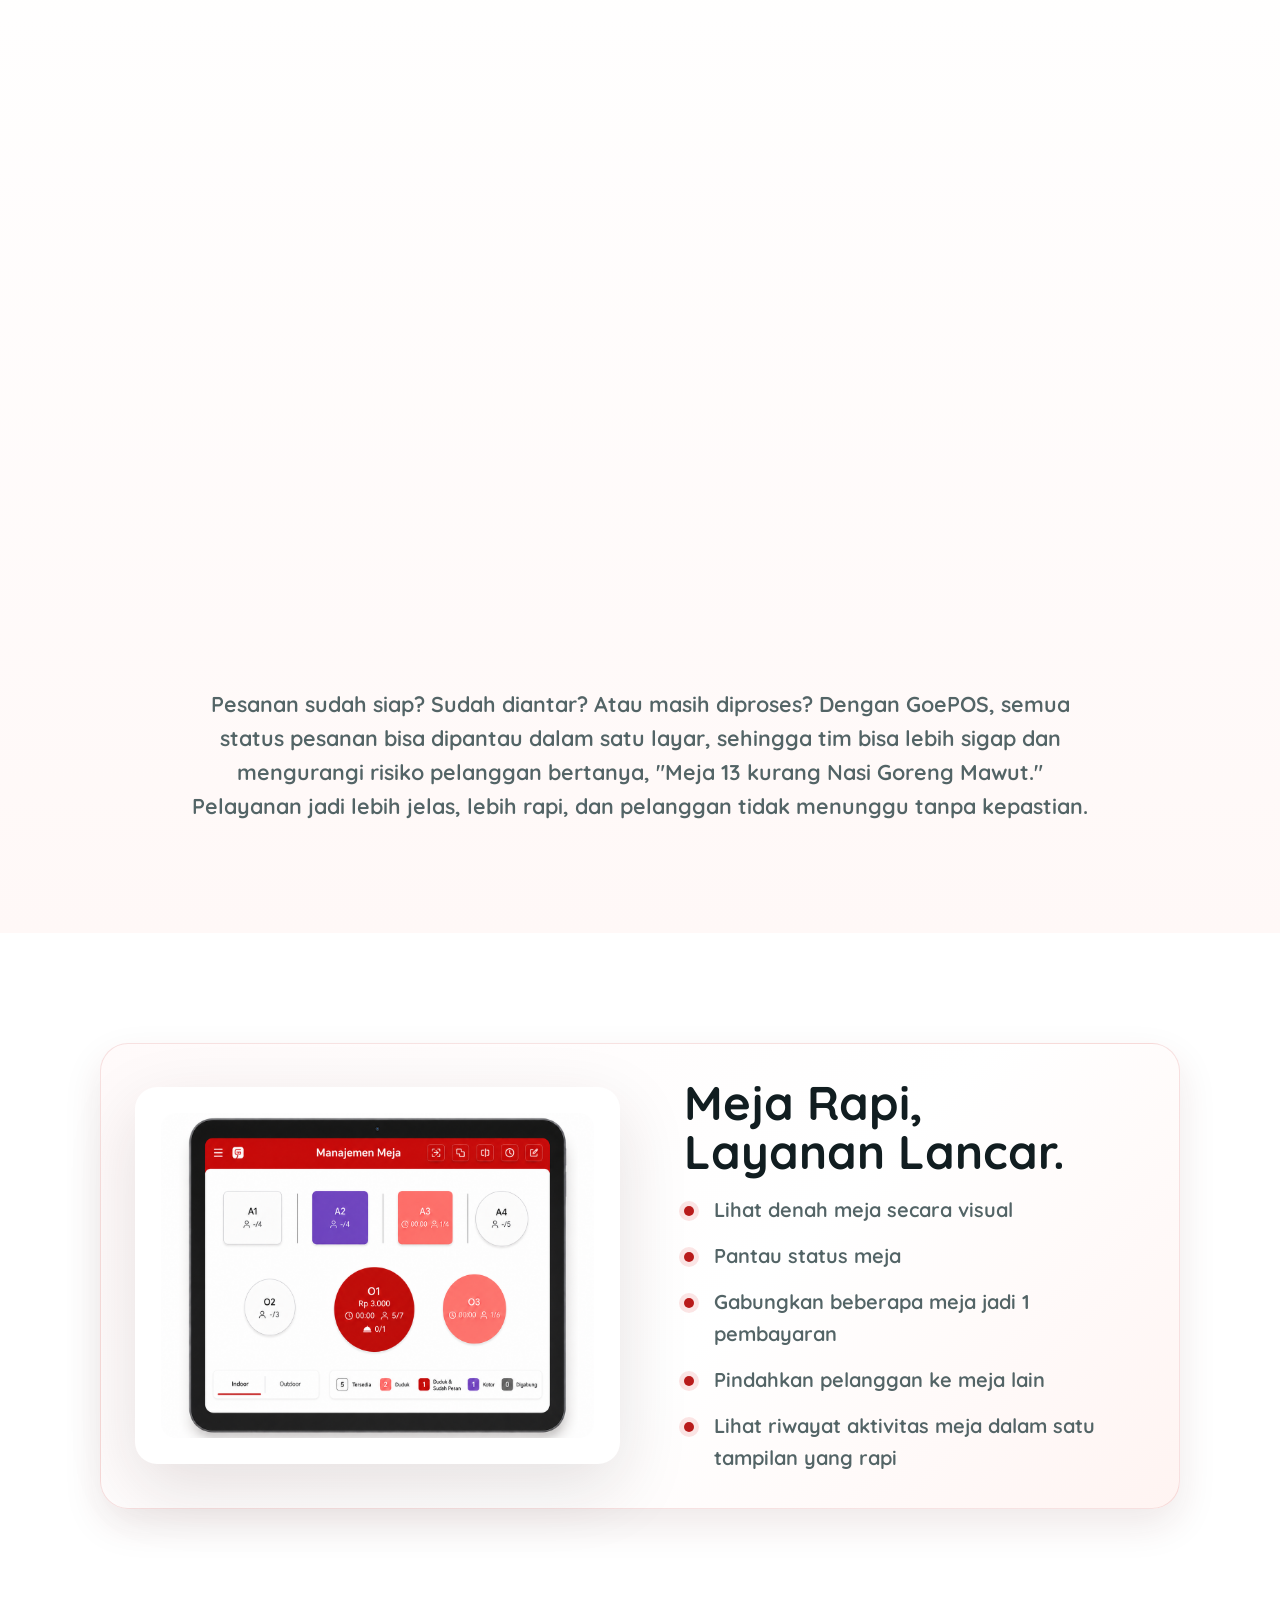
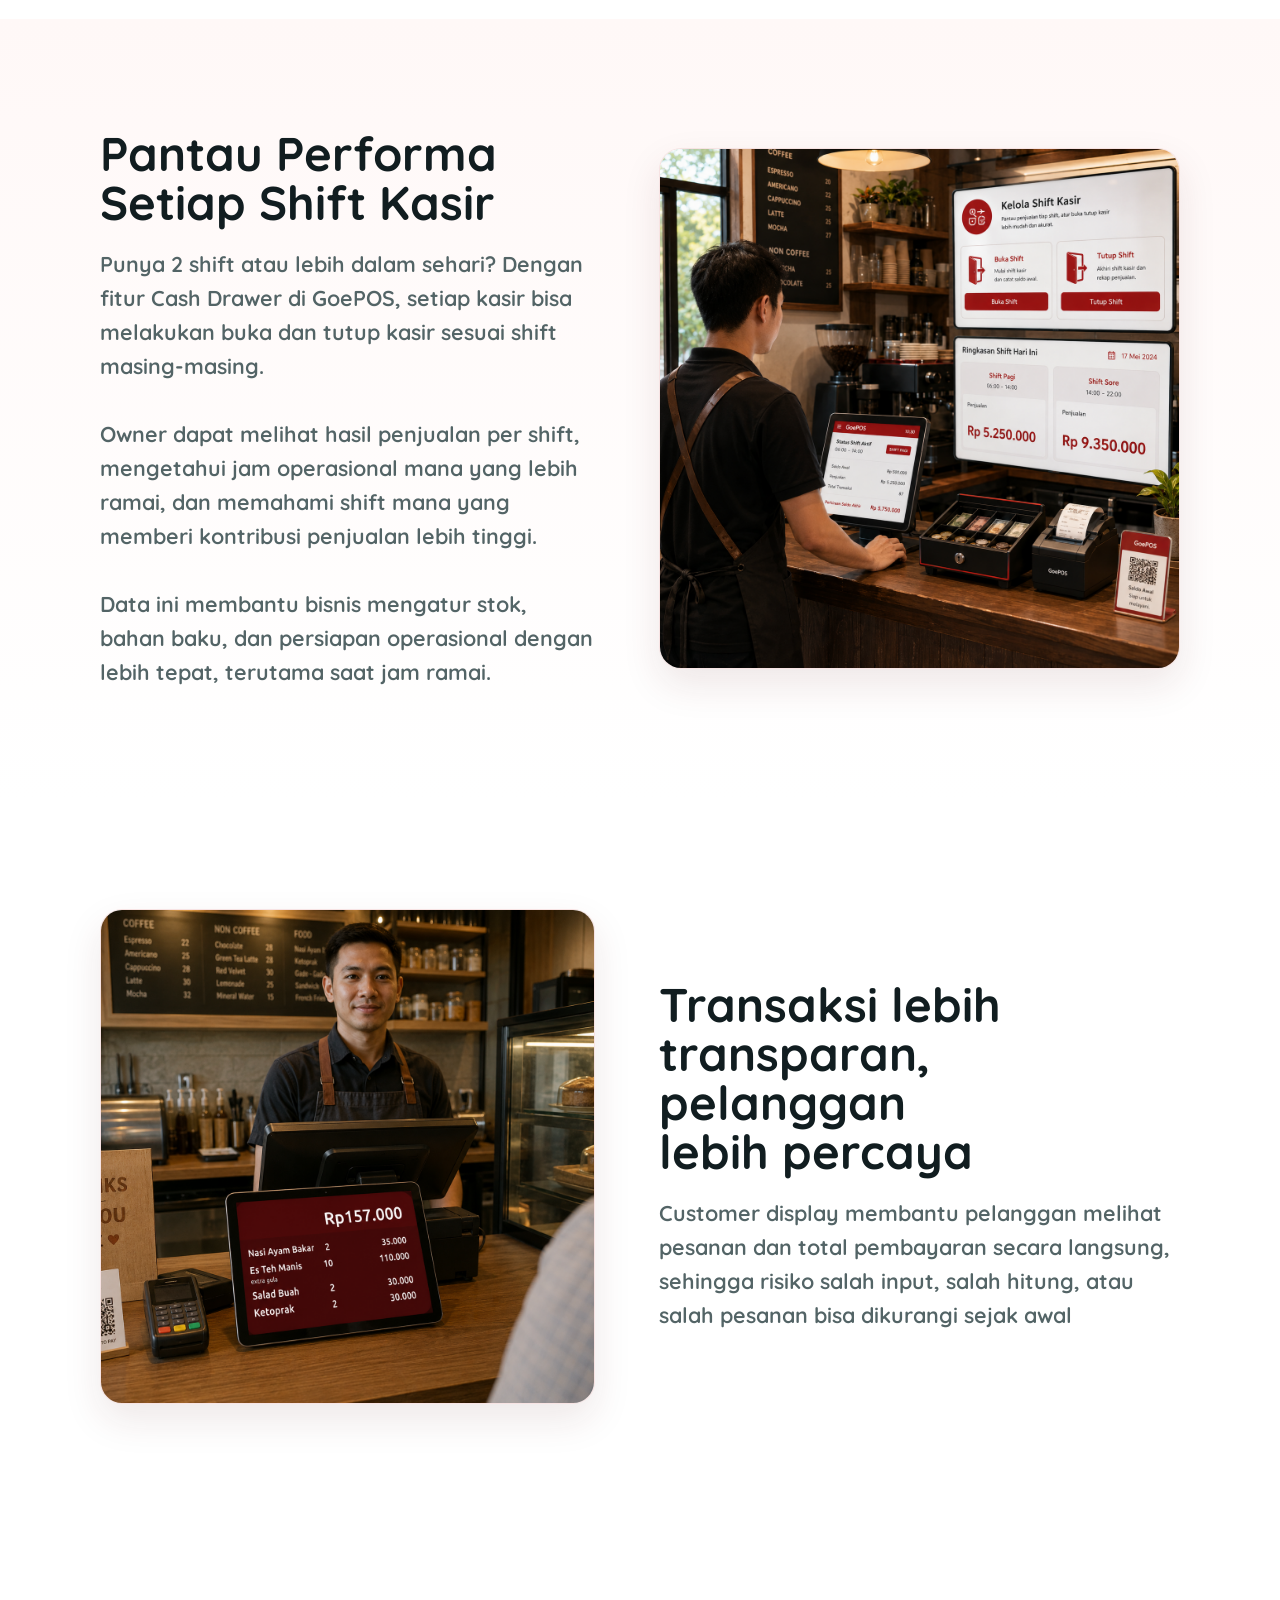
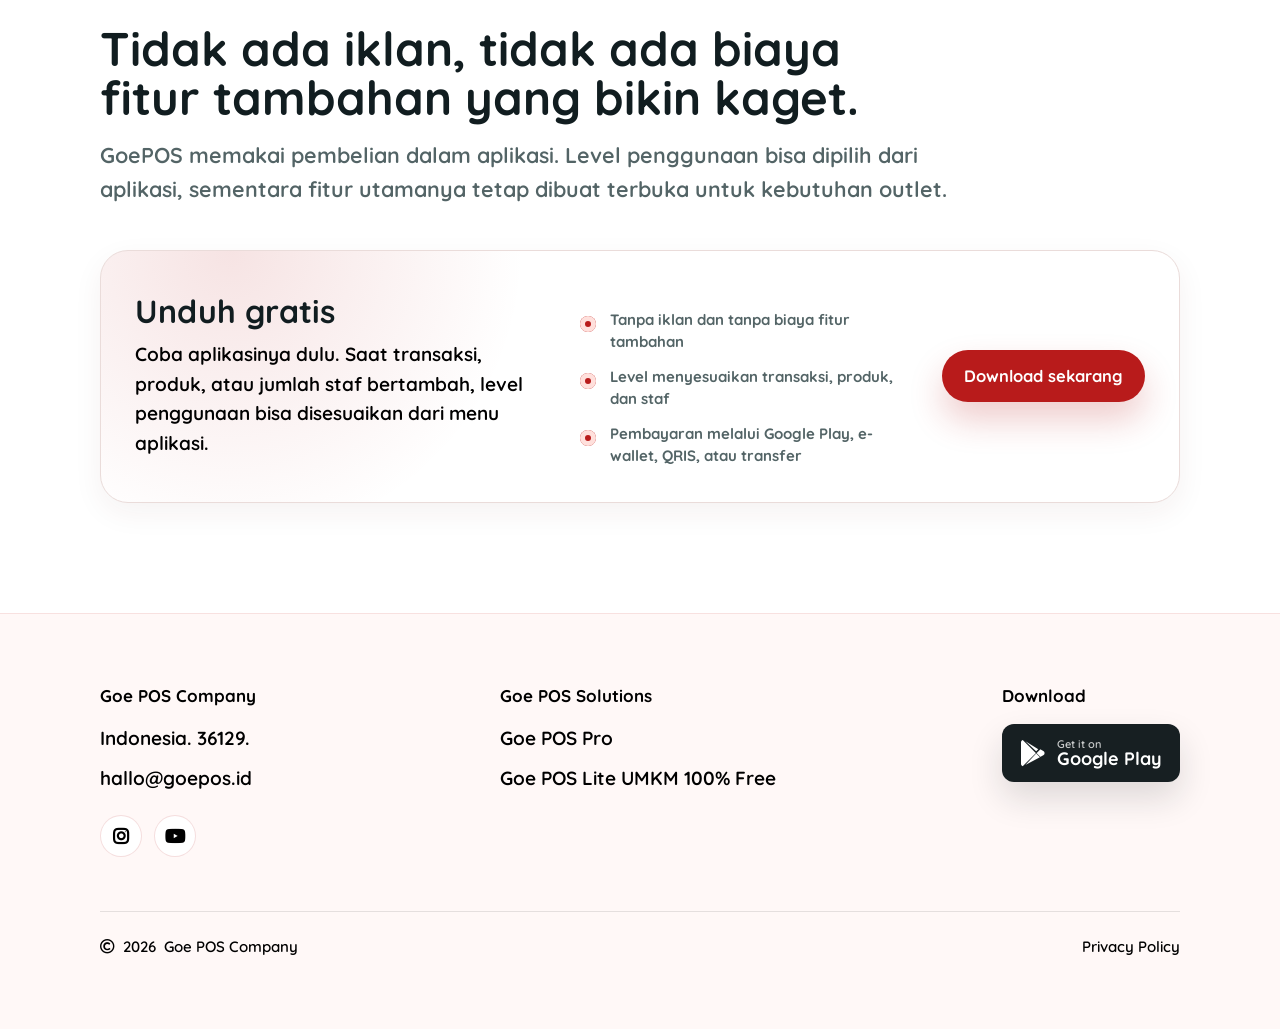
<file: id.html>
<!doctype html>
<html lang="id" data-lang="id">
<head>
  <meta charset="utf-8">
  <meta http-equiv="x-ua-compatible" content="ie=edge">
  <meta name="viewport" content="width=device-width, initial-scale=1">
  <title>GoePOS - Aplikasi Kasir untuk Bisnis Kuliner</title>
  <meta name="description" content="GoePOS adalah aplikasi kasir untuk restoran, kafe, dan food truck. Bisa online dan offline, lengkap dengan pesanan lewat HP, KDS, stok, laporan, dan akses banyak pengguna.">
  <meta name="robots" content="index, follow">
  <meta name="theme-color" content="#B81B1B">
  <link rel="canonical" href="https://goepos.id/">
  <link rel="alternate" hreflang="id" href="https://goepos.id/">
  <link rel="alternate" hreflang="en" href="https://goepos.id/en.html">
  <link rel="alternate" hreflang="x-default" href="https://goepos.id/">
  <meta property="og:type" content="website">
  <meta property="og:locale" content="id_ID">
  <meta property="og:locale:alternate" content="en_US">
  <meta property="og:site_name" content="GoePOS">
  <meta property="og:title" content="GoePOS - Aplikasi Kasir untuk Bisnis Kuliner">
  <meta property="og:description" content="Aplikasi kasir untuk restoran, kafe, rumah makan, dan bisnis kuliner. Tetap berjalan online maupun offline, lengkap dengan order, dapur, stok, laporan, dan multi-user.">
  <meta property="og:url" content="https://goepos.id/">
  <meta property="og:image" content="https://goepos.id/img/goepos-hero-cafe-devices.png">
  <meta property="og:image:alt" content="Tampilan GoePOS di beberapa perangkat untuk operasional restoran dan kafe">
  <meta name="twitter:card" content="summary_large_image">
  <meta name="twitter:title" content="GoePOS - Aplikasi Kasir untuk Bisnis Kuliner">
  <meta name="twitter:description" content="Aplikasi kasir untuk restoran, kafe, rumah makan, dan bisnis kuliner. Bisa online dan offline dengan fitur operasional lengkap.">
  <meta name="twitter:image" content="https://goepos.id/img/goepos-hero-cafe-devices.png">
  <meta name="twitter:image:alt" content="Tampilan GoePOS di beberapa perangkat untuk operasional restoran dan kafe">
  <link rel="shortcut icon" type="image/x-icon" href="img/ic_goe.ico">
  <link rel="preconnect" href="https://fonts.googleapis.com">
  <link rel="preconnect" href="https://fonts.gstatic.com" crossorigin>
  <link href="https://fonts.googleapis.com/css2?family=Quicksand:wght@300..700&family=Sofia+Sans:ital,wght@0,1..1000;1,1..1000&display=swap" rel="stylesheet">
  <link rel="stylesheet" href="css/fontawesome-all.min.css">
  <link rel="stylesheet" href="css/landing.css">
  <script async src="https://www.googletagmanager.com/gtag/js?id=AW-967997502"></script>
  <script>
    window.dataLayer = window.dataLayer || [];
    function gtag(){dataLayer.push(arguments);}
    gtag('js', new Date());
    gtag('config', 'AW-967997502');

    function gtag_report_conversion(url) {
      var callback = function () {
        if (typeof(url) !== 'undefined') {
          window.location = url;
        }
      };
      gtag('event', 'conversion', {
        'send_to': 'AW-967997502/fcBiCP_bhe8YEL7wyc0D',
        'event_callback': callback
      });
      return false;
    }
  </script>
  <script type="application/ld+json">
    {
      "@context": "https://schema.org",
      "@graph": [
        {
          "@type": "Organization",
          "@id": "https://goepos.id/#organization",
          "name": "Goe POS Company",
          "url": "https://goepos.id/",
          "logo": "https://goepos.id/img/logo/logo_go.png",
          "email": "hallo@goepos.id",
          "sameAs": [
            "https://www.instagram.com/goe_pos",
            "https://www.youtube.com/@goeposrestaurantandcafe"
          ]
        },
        {
          "@type": "WebSite",
          "@id": "https://goepos.id/#website",
          "url": "https://goepos.id/",
          "name": "GoePOS",
          "inLanguage": ["id", "en"],
          "publisher": {
            "@id": "https://goepos.id/#organization"
          }
        },
        {
          "@type": "SoftwareApplication",
          "@id": "https://goepos.id/#software",
          "name": "GoePOS",
          "applicationCategory": "BusinessApplication",
          "operatingSystem": "Android",
          "url": "https://goepos.id/",
          "downloadUrl": "https://play.google.com/store/apps/details?id=com.pos.goe&hl=id",
          "image": "https://goepos.id/img/goepos-hero-cafe-devices.png",
          "description": "GoePOS adalah aplikasi kasir untuk restoran, kafe, rumah makan, food truck, dan bisnis kuliner yang dapat berjalan online maupun offline.",
          "offers": {
            "@type": "Offer",
            "price": "0",
            "priceCurrency": "IDR",
            "availability": "https://schema.org/InStock"
          },
          "publisher": {
            "@id": "https://goepos.id/#organization"
          }
        },
        {
          "@type": "WebPage",
          "@id": "https://goepos.id/#webpage",
          "url": "https://goepos.id/",
          "name": "GoePOS - Aplikasi Kasir untuk Bisnis Kuliner",
          "description": "GoePOS adalah aplikasi kasir untuk restoran, kafe, rumah makan, dan bisnis kuliner.",
          "isPartOf": {
            "@id": "https://goepos.id/#website"
          },
          "about": {
            "@id": "https://goepos.id/#software"
          },
          "inLanguage": "id"
        }
      ]
    }
  </script>
</head>
<body>
  <div class="language-switch" aria-label="Pilihan bahasa">
    <button type="button" data-lang-option="id" data-lang-url="/">ID</button>
    <button type="button" data-lang-option="en" data-lang-url="en.html">EN</button>
  </div>

  <main id="home">
    <section class="goepos-hero" aria-labelledby="hero-title">
      <div class="goepos-hero-container">
        <div class="goepos-hero-left reveal">
          <div class="goepos-hero-brand">
            <span class="goe">Goe</span>
            <span class="pos">POS</span>
          </div>

          <h1 id="hero-title" class="goepos-hero-headline" data-i18n-html="heroHeadline">
            Aplikasi kasir<span class="dot">.</span>
          </h1>

          <div class="goepos-hero-line"></div>

          <h2 class="goepos-hero-title" data-i18n="heroDesignedTitle">Dirancang khusus</h2>

          <div class="goepos-hero-features">
            <div class="goepos-hero-feature">
              <div class="goepos-hero-icon">
                <svg viewBox="0 0 48 48" aria-hidden="true">
                  <path d="M8 33a16 16 0 1 1 32 0" />
                  <path d="M14 33h20" />
                  <path d="M24 24l8-8" />
                  <circle cx="24" cy="24" r="2.3" />
                </svg>
              </div>
              <div class="goepos-hero-feature-text">
                <h3 data-i18n="heroEasyTitle">Gak ribet</h3>
                <p data-i18n-html="heroEasyText">Mudah digunakan,<br>siap pakai</p>
              </div>
            </div>

            <div class="goepos-hero-feature">
              <div class="goepos-hero-icon">
                <svg viewBox="0 0 48 48" aria-hidden="true">
                  <path d="M27 4L13 25h10l-3 19 15-23H24z" />
                </svg>
              </div>
              <div class="goepos-hero-feature-text">
                <h3 data-i18n="heroFastTitle">Anti lemot</h3>
                <p data-i18n-html="heroFastText">Cepat di semua<br>perangkat</p>
              </div>
            </div>

            <div class="goepos-hero-feature">
              <div class="goepos-hero-icon">
                <svg viewBox="0 0 48 48" aria-hidden="true">
                  <path d="M24 5l14 6v10c0 9.5-5.8 17.4-14 21-8.2-3.6-14-11.5-14-21V11z" />
                  <path d="M18 24l4 4 8-9" />
                </svg>
              </div>
              <div class="goepos-hero-feature-text">
                <h3 data-i18n="heroSafeTitle">99% anti error</h3>
                <p data-i18n-html="heroSafeText">Transaksi aman,<br>data terlindungi</p>
              </div>
            </div>

            <div class="goepos-hero-feature">
              <div class="goepos-hero-icon">
                <svg viewBox="0 0 48 48" aria-hidden="true">
                  <path d="M5 25h9l4-8 7 16 5-11h13" />
                </svg>
              </div>
              <div class="goepos-hero-feature-text">
                <h3 data-i18n="heroStableTitle">Anti ngelag</h3>
                <p data-i18n-html="heroStableText">Stabil dan lancar,<br>tanpa gangguan</p>
              </div>
            </div>
          </div>

          <div class="goepos-hero-business">
            <div class="goepos-hero-business-icon">
              <svg viewBox="0 0 48 48" aria-hidden="true">
                <path d="M9 20h30" />
                <path d="M12 20l3-10h18l3 10" />
                <path d="M13 20v16a2 2 0 0 0 2 2h18a2 2 0 0 0 2-2V20" />
                <path d="M19 38V28h10v10" />
                <path d="M15 20c0 3 4.5 3 4.5 0" />
                <path d="M19.5 20c0 3 4.5 3 4.5 0" />
                <path d="M24 20c0 3 4.5 3 4.5 0" />
                <path d="M28.5 20c0 3 4.5 3 4.5 0" />
              </svg>
            </div>
            <div class="goepos-hero-business-text" data-i18n-html="heroBusinessText">
              Khusus untuk bisnis<br>
              <strong>Restoran, cafe, rumah makan dan kuliner.</strong>
            </div>
          </div>

          <a class="goepos-hero-cta" href="https://play.google.com/store/apps/details?id=com.pos.goe&hl=id" target="_blank" rel="noopener" onclick="gtag_report_conversion('https://play.google.com/store/apps/details?id=com.pos.goe&hl=id')">
            <span class="label" data-i18n="downloadPlay">Gratis, coba sekarang</span>
            <span class="arrow-circle" aria-hidden="true">
              <svg viewBox="0 0 24 24">
                <path d="M5 12h12" />
                <path d="M13 6l6 6-6 6" />
              </svg>
            </span>
          </a>

          <div class="goepos-hero-support">
            <div class="goepos-hero-support-icon">
              <svg viewBox="0 0 48 48" aria-hidden="true">
                <path d="M10 35l2-6c-3.2-2.6-5-6-5-10 0-8.2 7.6-14 17-14s17 5.8 17 14-7.6 14-17 14c-2.7 0-5.3-.5-7.6-1.5z" />
                <path d="M18 19h.01M24 19h.01M30 19h.01" />
              </svg>
            </div>
            <div class="goepos-hero-support-text">
              <h4 data-i18n="heroSupportTitle">Dukungan Chat Langsung</h4>
              <p data-i18n-html="heroSupportText">Support langsung live<br>chating via aplikasi</p>
            </div>
          </div>
        </div>

        <div class="goepos-hero-right reveal">
          <div class="goepos-devices-stage">
            <img
              id="heroDevicesImg"
              class="goepos-hero-devices-img"
              src="img/goepos-hero-cafe-devices.png"
              alt="Aplikasi kasir GoePOS tampil di tablet, ponsel, dan perangkat kasir untuk restoran"
            >
          </div>
        </div>
      </div>
    </section>

    <section class="post-hero-description" aria-labelledby="spotlight-title">
      <div class="container">
        <div class="spotlight-heading reveal">
          <h2 id="spotlight-title" data-i18n="spotlightTitle">Satu aplikasi untuk kasir, order, dapur, laporan, dan operasional kuliner</h2>
        </div>
        <div class="chrome-style-showcase reveal">
          <figure class="spotlight-hero-image">
            <img src="img/goepos-all-in-one-showcase.png" alt="GoePOS untuk kasir, order meja, dapur, dan operasional kuliner">
          </figure>
        </div>
        <p class="spotlight-description reveal" data-i18n="spotlightDescription">Waiter mencatat pesanan, dapur menyiapkan menu, dan kasir memproses pembayaran dalam satu alur operasional yang rapi</p>
        <div class="section-transition-marker" aria-hidden="true"></div>
      </div>
    </section>

    <section class="section-pad spotlight-section">
      <div class="container">
        <div class="spotlight-offline-layout">
          <article class="spotlight-card spotlight-card-offline spotlight-media-card reveal">
            <img class="spotlight-card-visual" src="img/goepos-offline-online-showcase.png" alt="GoePOS tetap berjalan saat internet tidak stabil">
          </article>

          <div class="spotlight-offline-copy reveal">
            <h3 data-i18n="spotlightLensTitle">Internet putus? Transaksi tetap jalan</h3>
            <p data-i18n="spotlightLensText">Tetap jualan meski internet bermasalah. Transaksi tersimpan saat offline dan otomatis sinkron saat online kembali</p>
          </div>
        </div>

        <div class="spotlight-offline-layout spotlight-security-layout">
          <div class="spotlight-offline-copy reveal">
            <h3 data-i18n="spotlightSecurityTitle">Transaksi aman, data terlindungi</h3>
            <p data-i18n="spotlightSecurityText">GoePOS menjaga transaksi tetap tercatat asli, tidak mudah dihapus sembarangan, dan performa aplikasi terus dipantau agar kendala bisa cepat diperbaiki</p>
          </div>

          <article class="spotlight-card spotlight-media-card reveal">
            <img class="spotlight-card-visual" src="img/goepos-security-showcase.png" alt="Transaksi aman dan data terlindungi di GoePOS">
          </article>
        </div>
      </div>
    </section>

    <section class="section-pad flexible-transaction-section" aria-labelledby="flexible-transaction-title">
      <div class="container">
        <div class="flexible-transaction-heading reveal">
          <h2 id="flexible-transaction-title" data-i18n="flexibleTransactionTitle">Karena Transaksi Pelanggan Tidak Selalu Sederhana.</h2>
          <p data-i18n="flexibleTransactionText">Pelanggan uangnya kurang? Bisa split pembayaran. Makan bareng tapi bayar sendiri-sendiri? Bisa split menu. Belum siap bayar? Bisa hold transaksi. GoePOS bantu kasir menghadapi situasi nyata di lapangan tanpa bikin antrean macet.</p>
        </div>

        <div class="flexible-transaction-grid">
          <article class="flexible-transaction-card reveal">
            <img src="img/goepos-split-bills-cafe.png" alt="Split menu dan pisah tagihan di GoePOS">
          </article>
          <article class="flexible-transaction-card reveal">
            <img src="img/goepos-mixed-payment-cafe.png" alt="Pembayaran campuran tunai dan QRIS di GoePOS">
          </article>
        </div>
      </div>
    </section>

    <section class="section-pad team-routing-section" aria-labelledby="team-routing-title">
      <div class="container">
        <div class="team-routing-heading reveal">
          <h2 id="team-routing-title" data-i18n="teamRoutingTitle">Sekali Input, Semua Tim Langsung Bergerak</h2>
        </div>

        <figure class="team-routing-visual reveal">
          <img src="img/goepos-order-routing-teams.png" alt="Order GoePOS terkirim otomatis ke konter minuman, dapur, lantai 1, dan lantai 2">
        </figure>

        <div class="team-routing-description reveal" data-i18n-html="teamRoutingText">
          Pesanan dari kasir bisa langsung terkirim ke Konter Minuman, Dapur, Lantai 1, Lantai 2, dan area lainnya secara otomatis.<br><br>
          Lebih akurat.<br>
          Lebih cepat.<br>
          Lebih hemat waktu.<br>
          Lebih minim miskomunikasi.<br><br>
          Dengan GoePOS, tim tidak perlu saling teriak, kasir tidak perlu bolak-balik, dan pesanan bisa sampai ke pelanggan dengan lebih lancar.
        </div>
      </div>
    </section>

    <section class="section-pad receipt-promo-section" aria-labelledby="receipt-promo-title">
      <div class="container">
        <div class="receipt-promo-heading reveal">
          <h2 id="receipt-promo-title" data-i18n="receiptPromoTitle">Struk Bukan Sekadar Bukti Bayar, Tapi Media Promosi</h2>
        </div>

        <div class="receipt-promo-grid">
          <article class="receipt-promo-card reveal">
            <img src="img/goepos-receipt-digital-share.png" alt="Struk digital GoePOS bisa dikirim melalui WhatsApp, Telegram, dan aplikasi lainnya">
            <p data-i18n="receiptPromoShareText">Kirim struk ke pelanggan melalui WhatsApp, Telegram, atau aplikasi lainnya tanpa harus selalu mencetak</p>
          </article>
          <article class="receipt-promo-card reveal">
            <img src="img/goepos-receipt-qr-code.png" alt="QR Code struk digital GoePOS">
            <p data-i18n="receiptPromoQrText">Pelanggan cukup scan QR Code dari GoePOS untuk melihat struk transaksi secara digital</p>
          </article>
          <article class="receipt-promo-card reveal">
            <img src="img/goepos-receipt-promo.png" alt="Promo dan iklan di bagian bawah struk GoePOS">
            <p data-i18n="receiptPromoAdText">Tambahkan info, promo, atau iklan di bagian bawah struk untuk mendorong pelanggan datang kembali</p>
          </article>
        </div>
      </div>
    </section>

    <section class="section-pad active-orders-section" aria-labelledby="active-orders-title">
      <div class="container">
        <div class="active-orders-heading reveal">
          <h2 id="active-orders-title" data-i18n="activeOrdersTitle">Pesanan Aktif Selalu Terpantau</h2>
        </div>

        <div class="active-orders-grid">
          <article class="active-orders-card reveal">
            <img src="img/goepos-active-orders-board.png" alt="Daftar pesanan aktif GoePOS dengan status item yang sedang diproses">
          </article>
        </div>

        <p class="active-orders-description reveal" data-i18n="activeOrdersText">Pesanan sudah siap? Sudah diantar? Atau masih diproses? Dengan GoePOS, semua status pesanan bisa dipantau dalam satu layar, sehingga tim bisa lebih sigap dan mengurangi risiko pelanggan bertanya, "Meja 13 kurang Nasi Goreng Mawut." Pelayanan jadi lebih jelas, lebih rapi, dan pelanggan tidak menunggu tanpa kepastian.</p>
      </div>
    </section>

    <section class="section-pad table-management-section" aria-labelledby="table-management-title">
      <div class="container">
        <article class="table-management-card reveal">
          <figure class="table-management-media">
            <img src="img/goepos-table-management-showcase.png" alt="Tampilan manajemen meja GoePOS">
          </figure>
          <div class="table-management-copy">
            <h2 id="table-management-title" data-i18n="tableManagementTitle">Meja Rapi, Layanan Lancar.</h2>
            <ul class="table-management-list">
              <li data-i18n="tableManagementPoint1">Lihat denah meja secara visual</li>
              <li data-i18n="tableManagementPoint2">Pantau status meja</li>
              <li data-i18n="tableManagementPoint3">Gabungkan beberapa meja jadi 1 pembayaran</li>
              <li data-i18n="tableManagementPoint4">Pindahkan pelanggan ke meja lain</li>
              <li data-i18n="tableManagementPoint5">Lihat riwayat aktivitas meja dalam satu tampilan yang rapi</li>
            </ul>
          </div>
        </article>
      </div>
    </section>

    <section class="section-pad cashier-shift-section" aria-labelledby="cashier-shift-title">
      <div class="container">
        <article class="cashier-shift-card reveal">
          <div class="cashier-shift-copy">
            <h2 id="cashier-shift-title" data-i18n="cashierShiftTitle">Pantau Performa Setiap Shift Kasir</h2>
            <p data-i18n-html="cashierShiftText">Punya 2 shift atau lebih dalam sehari? Dengan fitur Cash Drawer di GoePOS, setiap kasir bisa melakukan buka dan tutup kasir sesuai shift masing-masing.<br><br>Owner dapat melihat hasil penjualan per shift, mengetahui jam operasional mana yang lebih ramai, dan memahami shift mana yang memberi kontribusi penjualan lebih tinggi.<br><br>Data ini membantu bisnis mengatur stok, bahan baku, dan persiapan operasional dengan lebih tepat, terutama saat jam ramai.</p>
          </div>
          <figure class="cashier-shift-media">
            <img src="img/goepos-cash-drawer-shift.png" alt="Ilustrasi fitur Cash Drawer GoePOS untuk memantau performa shift kasir">
          </figure>
        </article>
      </div>
    </section>

    <section class="section-pad customer-display-section" aria-labelledby="customer-display-title">
      <div class="container">
        <article class="cashier-shift-card customer-display-card reveal">
          <figure class="cashier-shift-media">
            <img src="img/goepos-customer-display.png" alt="Customer display GoePOS menampilkan pesanan dan total pembayaran kepada pelanggan">
          </figure>
          <div class="cashier-shift-copy">
            <h2 id="customer-display-title" data-i18n="customerDisplayTitle">Transaksi lebih transparan, pelanggan lebih percaya</h2>
            <p data-i18n="customerDisplayText">Customer display membantu pelanggan melihat pesanan dan total pembayaran secara langsung, sehingga risiko salah input, salah hitung, atau salah pesanan bisa dikurangi sejak awal</p>
          </div>
        </article>
      </div>
    </section>

    <section id="harga" class="section-pad pricing-section" aria-labelledby="pricing-title">
      <div class="container">
        <div class="section-heading reveal">
          <h2 id="pricing-title" data-i18n="pricingTitle">Tidak ada iklan, tidak ada biaya fitur tambahan yang bikin kaget.</h2>
          <p data-i18n="pricingText">GoePOS memakai pembelian dalam aplikasi. Level penggunaan bisa dipilih dari aplikasi, sementara fitur utamanya tetap dibuat terbuka untuk kebutuhan outlet.</p>
        </div>
        <div class="pricing-card reveal">
          <div>
            <h3 data-i18n="priceTitle">Unduh gratis</h3>
            <p data-i18n="pricingCardText">Coba aplikasinya dulu. Saat transaksi, produk, atau jumlah staf bertambah, level penggunaan bisa disesuaikan dari menu aplikasi.</p>
          </div>
          <ul class="check-list">
            <li data-i18n="pricingPoint1">Tanpa iklan dan tanpa biaya fitur tambahan</li>
            <li data-i18n="pricingPoint2">Level menyesuaikan transaksi, produk, dan staf</li>
            <li data-i18n="pricingPoint3">Pembayaran melalui Google Play, e-wallet, QRIS, atau transfer</li>
          </ul>
          <a class="btn btn-primary" href="https://play.google.com/store/apps/details?id=com.pos.goe&hl=id" target="_blank" rel="noopener" onclick="gtag_report_conversion('https://play.google.com/store/apps/details?id=com.pos.goe&hl=id')">
            <span data-i18n="pricingCta">Download sekarang</span>
          </a>
        </div>
      </div>
    </section>

  </main>

  <footer class="site-footer">
    <div class="container footer-grid">
      <section class="footer-column">
        <h2>Goe POS Company</h2>
        <div class="footer-links">
          <span>Indonesia. 36129.</span>
          <a href="mailto:hallo@goepos.id">hallo@goepos.id</a>
        </div>
        <div class="footer-social" aria-label="Goe POS social media">
          <a href="https://www.instagram.com/goe_pos" target="_blank" rel="noopener" aria-label="Goe POS Instagram">
            <i class="fab fa-instagram" aria-hidden="true"></i>
          </a>
          <a href="https://www.youtube.com/@goeposrestaurantandcafe" target="_blank" rel="noopener" aria-label="Goe POS YouTube">
            <i class="fab fa-youtube" aria-hidden="true"></i>
          </a>
        </div>
      </section>

      <section class="footer-column">
        <h2>Goe POS Solutions</h2>
        <div class="footer-links">
          <a href="https://play.google.com/store/apps/details?id=com.pos.goe&hl=id" target="_blank" rel="noopener">Goe POS Pro</a>
          <a href="https://play.google.com/store/apps/details?id=com.pos.goe.free&hl=id" target="_blank" rel="noopener">Goe POS Lite UMKM 100% Free</a>
        </div>
      </section>

      <section class="footer-column footer-download">
        <h2>Download</h2>
        <a class="footer-play-badge" href="https://play.google.com/store/apps/details?id=com.pos.goe&hl=id" target="_blank" rel="noopener" aria-label="Download Goe POS on Google Play">
          <i class="fab fa-google-play" aria-hidden="true"></i>
          <span>
            <small>Get it on</small>
            Google Play
          </span>
        </a>
      </section>
    </div>
    <div class="container footer-bottom">
      <div class="footer-copyright">
        <i class="far fa-copyright" aria-hidden="true"></i>
        <span>2026</span>
        <span>Goe POS Company</span>
      </div>
      <a href="https://goepos.id/privacypolicy.html" target="_blank" rel="noopener">Privacy Policy</a>
    </div>
  </footer>

  <script src="js/landing.js"></script>
</body>
</html>
</file>
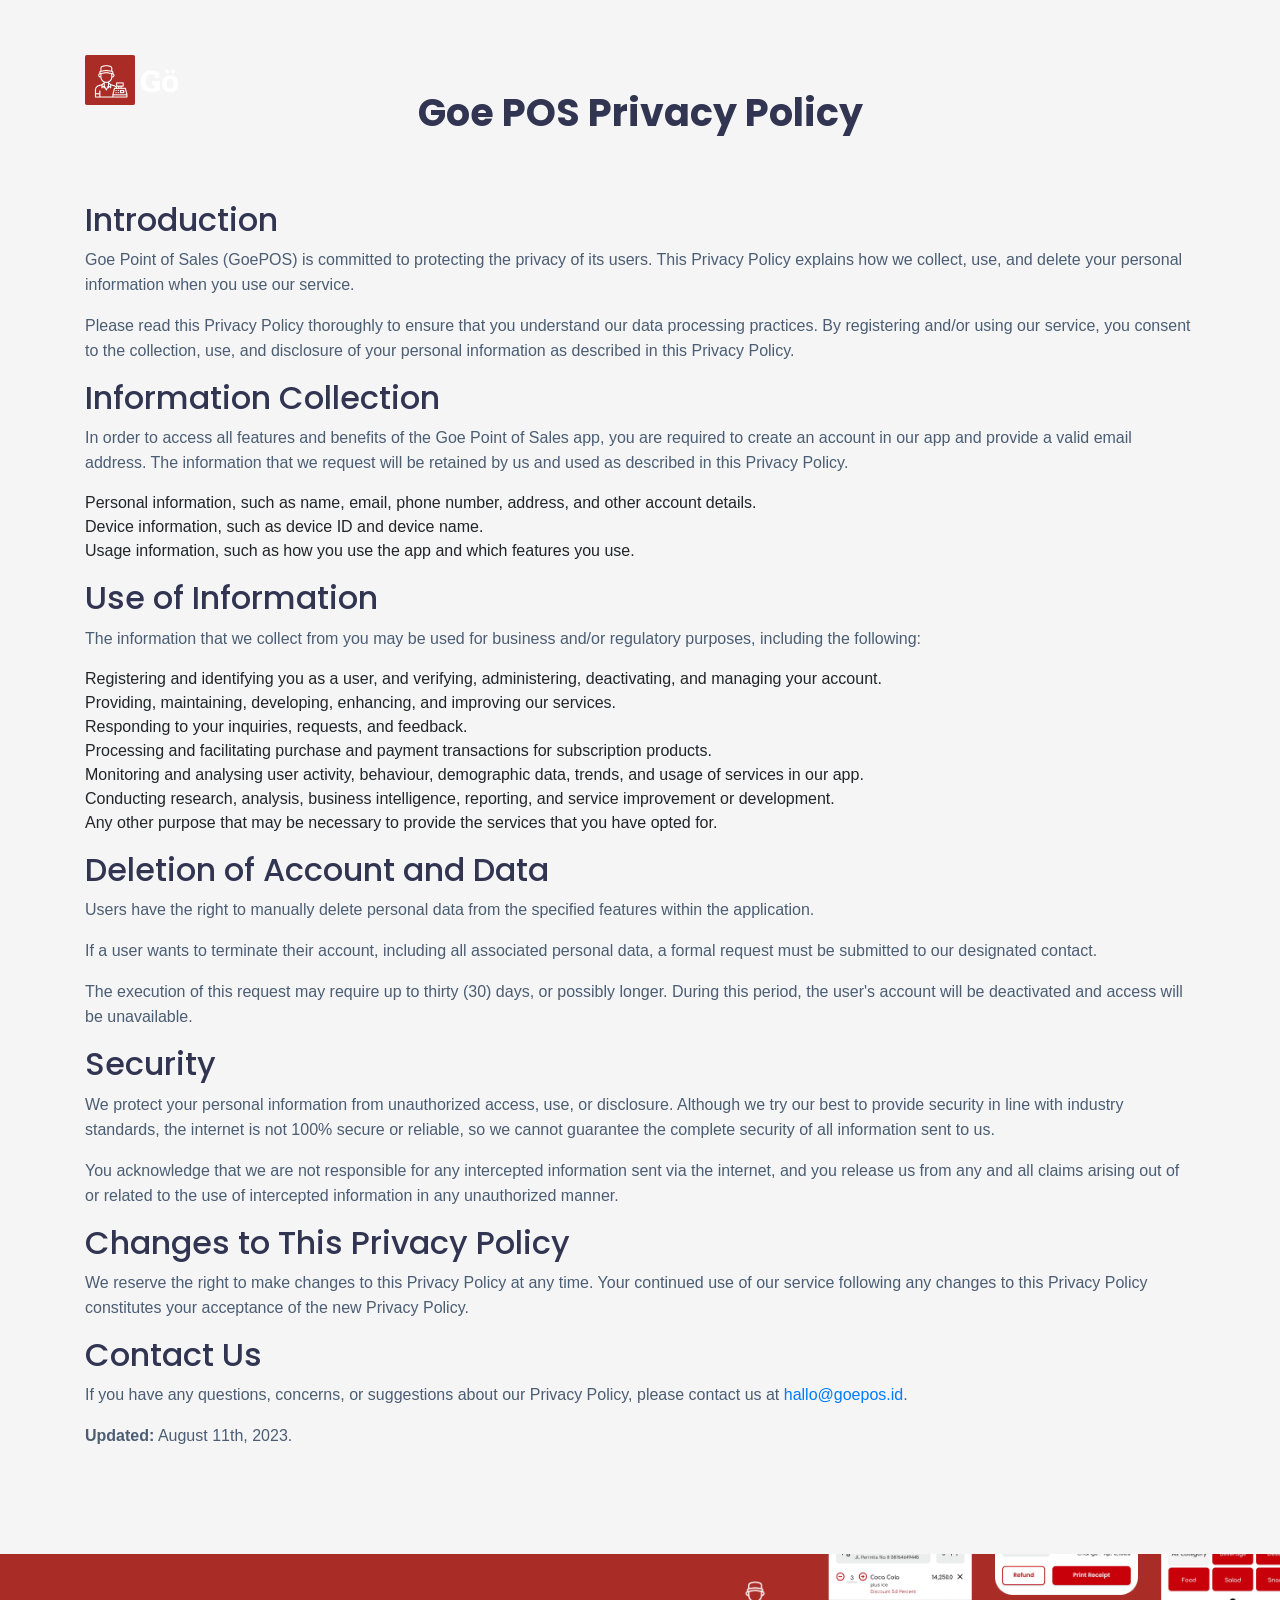
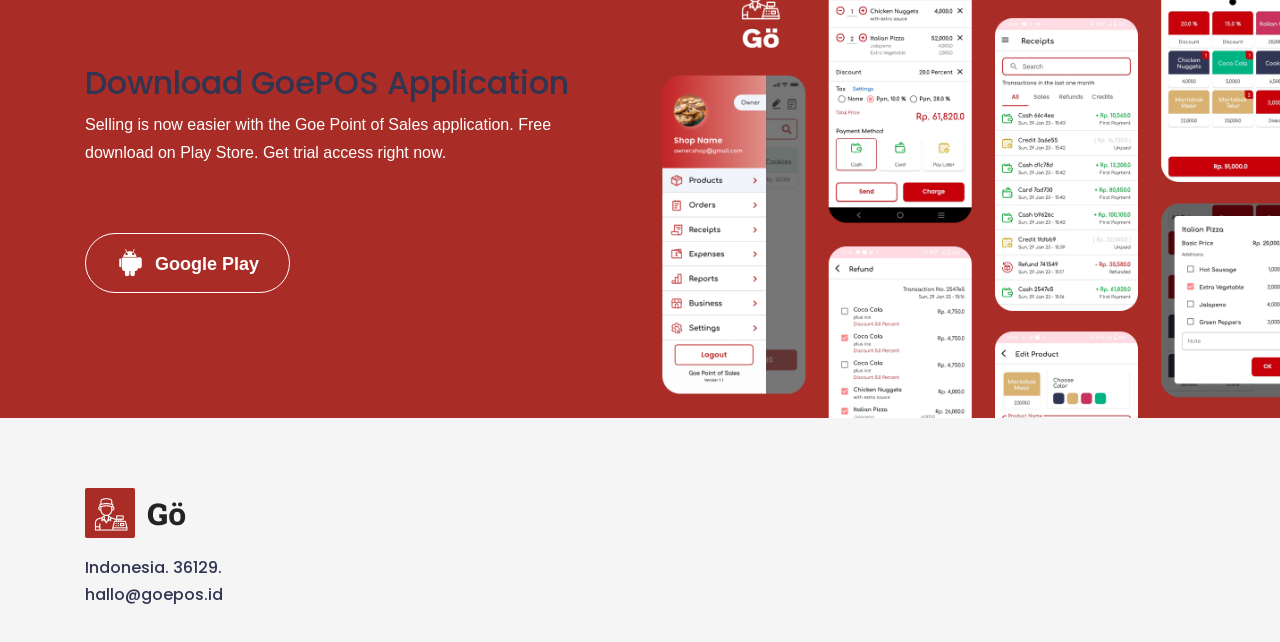
<file: privacypolicy.html>
<!doctype html>
<html class="no-js" lang="en">
    <head>
        <meta charset="utf-8">
        <meta http-equiv="x-ua-compatible" content="ie=edge">
        <title>GoePOS Privacy Policy</title>
		<meta name="description" content="Read the GoePOS Privacy Policy to learn how Goe Point of Sales collects, uses, protects, and deletes user information for the GoePOS app and services.">
        <meta name="viewport" content="width=device-width, initial-scale=1">
        <meta name="robots" content="index, follow">
        <meta name="theme-color" content="#B81B1B">
        <link rel="canonical" href="https://goepos.id/privacypolicy.html">
        <link rel="alternate" hreflang="en" href="https://goepos.id/privacypolicy.html">
        <link rel="alternate" hreflang="x-default" href="https://goepos.id/privacypolicy.html">
        <meta property="og:type" content="article">
        <meta property="og:locale" content="en_US">
        <meta property="og:site_name" content="GoePOS">
        <meta property="og:title" content="GoePOS Privacy Policy">
        <meta property="og:description" content="Learn how GoePOS collects, uses, protects, and deletes user information for the Goe Point of Sales app and services.">
        <meta property="og:url" content="https://goepos.id/privacypolicy.html">
        <meta property="og:image" content="https://goepos.id/img/logo/logo_go.png">
        <meta property="og:image:alt" content="GoePOS logo">
        <meta name="twitter:card" content="summary">
        <meta name="twitter:title" content="GoePOS Privacy Policy">
        <meta name="twitter:description" content="Learn how GoePOS collects, uses, protects, and deletes user information for the Goe Point of Sales app and services.">
        <meta name="twitter:image" content="https://goepos.id/img/logo/logo_go.png">
        <meta name="twitter:image:alt" content="GoePOS logo">

        <link rel="manifest" href="site.webmanifest">
		<link rel="shortcut icon" type="image/x-icon" href="img/ic_goe.ico">
        <!-- Place favicon.ico in the root directory -->

		<!-- CSS here -->
        <link rel="stylesheet" href="css/bootstrap.min.css">
        <link rel="stylesheet" href="css/owl.carousel.min.css">
        <link rel="stylesheet" href="css/animate.min.css">
        <link rel="stylesheet" href="css/hamburgers.min.css">
        <link rel="stylesheet" href="css/meanmenu.css">
        <link rel="stylesheet" href="css/fontawesome-all.min.css">
        <link rel="stylesheet" href="css/slick.css">
        <link rel="stylesheet" href="css/default.css">
		<link rel="stylesheet" href="css/style.css">
        <link rel="stylesheet" href="css/responsive.css">
		<link rel="stylesheet" href="https://cdn.jsdelivr.net/npm/bootstrap@4.3.1/dist/css/bootstrap.min.css" integrity="sha384-ggOyR0iXCbMQv3Xipma34MD+dH/1fQ784/j6cY/iJTQUOhcWr7x9JvoRxT2MZw1T" crossorigin="anonymous">
		<script type="application/ld+json">
			{
				"@context": "https://schema.org",
				"@graph": [
					{
						"@type": "Organization",
						"@id": "https://goepos.id/#organization",
						"name": "Goe POS Company",
						"url": "https://goepos.id/",
						"logo": "https://goepos.id/img/logo/logo_go.png",
						"email": "hallo@goepos.id"
					},
					{
						"@type": "WebSite",
						"@id": "https://goepos.id/#website",
						"url": "https://goepos.id/",
						"name": "GoePOS",
						"publisher": {
							"@id": "https://goepos.id/#organization"
						}
					},
					{
						"@type": "WebPage",
						"@id": "https://goepos.id/privacypolicy.html#webpage",
						"url": "https://goepos.id/privacypolicy.html",
						"name": "GoePOS Privacy Policy",
						"description": "Privacy Policy for the Goe Point of Sales app and services.",
						"isPartOf": {
							"@id": "https://goepos.id/#website"
						},
						"publisher": {
							"@id": "https://goepos.id/#organization"
						},
						"inLanguage": "en",
						"dateModified": "2023-08-11"
					}
				]
			}
		</script>
	</head>
    <body>
        <!--[if lte IE 9]>
            <p class="browserupgrade">You are using an <strong>outdated</strong> browser. Please <a href="https://browsehappy.com/">upgrade your browser</a> to improve your experience and security.</p>
        <![endif]-->
		<!-- header start -->
        <header id="sticky-header" class="header-transparent">
            <div class="header-area pt-50 pb-50">
                <div class="container">
                    <div class="row">
                        <div class="col-xl-12">
                            <div class="main-menu menu-2">
                                <nav class="navbar navbar-expand-lg">
                                    <a class="navbar-brand" href="/">
                                        <img src="img/logo/logo_white.png" alt="GoePOS logo">
                                    </a>
                                    <button class="navbar-toggler" type="button" data-toggle="collapse" data-target="#navbarSupportedContent" aria-controls="navbarSupportedContent"
                                        aria-expanded="false" aria-label="Toggle navigation">
                                        <span class="navbar-icon"></span>
                                        <span class="navbar-icon"></span>
                                        <span class="navbar-icon"></span>
                                    </button>

                                    <div class="collapse navbar-collapse" id="navbarSupportedContent">
                                        <ul class="navbar-nav ml-auto">

											<li class="nav-item">
												<div class="nav-link" id="google_translate_element"></div>
                                            </li>
											
                                        </ul>
                                    </div>
                                </nav>
                            </div>
                        </div>
                    </div>
                </div>
            </div>
        </header>
        <!-- header end -->
<main id="privacy-policy">
		<!-- pricing-area-start -->
		<section id="faqs" class="faqs-area gray-bg pt-90 pb-90" aria-labelledby="privacy-title">
			<div class="container">
				<div class="row">
					<div class="col-xl-6 col-lg-6 offset-lg-3 offset-xl-3">
						<div class="section-title black-title text-center mb-65">
							<h1 id="privacy-title">Goe POS Privacy Policy</h1>
						</div>
					</div>
				</div>
				<article class="privacy-content">
					<h2>Introduction</h2>
					<p>Goe Point of Sales (GoePOS) is committed to protecting the privacy of its users. This Privacy Policy explains how we collect, use, and delete your personal information when you use our service.</p>
					<p>Please read this Privacy Policy thoroughly to ensure that you understand our data processing practices. By registering and/or using our service, you consent to the collection, use, and disclosure of your personal information as described in this Privacy Policy.</p>

					<h2>Information Collection</h2>
					<p>In order to access all features and benefits of the Goe Point of Sales app, you are required to create an account in our app and provide a valid email address. The information that we request will be retained by us and used as described in this Privacy Policy.</p>
					<ul>
						<li>Personal information, such as name, email, phone number, address, and other account details.</li>
						<li>Device information, such as device ID and device name.</li>
						<li>Usage information, such as how you use the app and which features you use.</li>
					</ul>

					<h2>Use of Information</h2>
					<p>The information that we collect from you may be used for business and/or regulatory purposes, including the following:</p>
					<ul>
						<li>Registering and identifying you as a user, and verifying, administering, deactivating, and managing your account.</li>
						<li>Providing, maintaining, developing, enhancing, and improving our services.</li>
						<li>Responding to your inquiries, requests, and feedback.</li>
						<li>Processing and facilitating purchase and payment transactions for subscription products.</li>
						<li>Monitoring and analysing user activity, behaviour, demographic data, trends, and usage of services in our app.</li>
						<li>Conducting research, analysis, business intelligence, reporting, and service improvement or development.</li>
						<li>Any other purpose that may be necessary to provide the services that you have opted for.</li>
					</ul>

					<h2>Deletion of Account and Data</h2>
					<p>Users have the right to manually delete personal data from the specified features within the application.</p>
					<p>If a user wants to terminate their account, including all associated personal data, a formal request must be submitted to our designated contact.</p>
					<p>The execution of this request may require up to thirty (30) days, or possibly longer. During this period, the user's account will be deactivated and access will be unavailable.</p>

					<h2>Security</h2>
					<p>We protect your personal information from unauthorized access, use, or disclosure. Although we try our best to provide security in line with industry standards, the internet is not 100% secure or reliable, so we cannot guarantee the complete security of all information sent to us.</p>
					<p>You acknowledge that we are not responsible for any intercepted information sent via the internet, and you release us from any and all claims arising out of or related to the use of intercepted information in any unauthorized manner.</p>

					<h2>Changes to This Privacy Policy</h2>
					<p>We reserve the right to make changes to this Privacy Policy at any time. Your continued use of our service following any changes to this Privacy Policy constitutes your acceptance of the new Privacy Policy.</p>

					<h2>Contact Us</h2>
					<p>If you have any questions, concerns, or suggestions about our Privacy Policy, please contact us at <a href="mailto:hallo@goepos.id">hallo@goepos.id</a>.</p>

					<p><strong>Updated:</strong> August 11th, 2023.</p>

				</article>
			</div>
		</section>

		<!-- pricing-area-end -->
</main>


		<!-- download-area-start -->
		<section class="download-area pt-110 pb-125" style="background-image:url(img/bg/download.png)" aria-labelledby="download-title">
			<div class="container">
				<div class="row">
					<div class="col-xl-6 col-lg-6">
						<div class="download-wrapper">
							<div class="download-text">
								<h2 id="download-title">Download GoePOS Application</h2>
								<p>Selling is now easier with the Goe Point of Sales application. Free download on Play Store. Get trial access right now.</p>
								<div class="download-button">
									<a class="google" target="_blank" href="https://play.google.com/store/apps/details?id=com.pos.goe"><i class="fab fa-android"></i>Google Play</a>
								</div>
							</div>
						</div>
					</div>
				</div>
			</div>
		</section>
		<!-- download-area-end -->

		<!-- footer-area-start -->
		<footer>
			<div class="footer-area gray-bg pt-70 pb-30">
				<div class="container">
					<div class="row">
						<div class="col-xl-6">
							<div class="footer-wrapper text-left">
								<div class="footer-logo pb-20">
									<a href="https://goepos.id/"><img src="img/logo/logo_black.png" alt="GoePOS logo"></a>
								</div>
								<div class="text">
									<h6>Indonesia. 36129.</h6>
									<h6>hallo@goepos.id</h6>
								</div>
							</div>
						</div>
					</div>
				</div>
			</div>
		</footer>
		<!-- footer-area-end -->


		<!-- JS here -->
        <script src="js/vendor/modernizr-3.5.0.min.js"></script>
        <script src="js/vendor/jquery-1.12.4.min.js"></script>
        <script src="js/bootstrap.min.js"></script>
        <script src="js/owl.carousel.min.js"></script>
        <script src="js/waypoints.min.js"></script>
        <script src="js/jquery.counterup.min.js"></script>
        <script src="js/one-page-nav-min.js"></script>
        <script src="js/slick.min.js"></script>
        <script src="js/ajax-form.js"></script>
        <script src="js/wow.min.js"></script>
        <script src="js/jquery.scrollUp.min.js"></script>
        <script src="js/plugins.js"></script>
        <script src="js/main.js"></script>

		<script src="https://code.jquery.com/jquery-3.3.1.slim.min.js" integrity="sha384-q8i/X+965DzO0rT7abK41JStQIAqVgRVzpbzo5smXKp4YfRvH+8abtTE1Pi6jizo" crossorigin="anonymous"></script>
		<script src="https://cdn.jsdelivr.net/npm/popper.js@1.14.7/dist/umd/popper.min.js" integrity="sha384-UO2eT0CpHqdSJQ6hJty5KVphtPhzWj9WO1clHTMGa3JDZwrnQq4sF86dIHNDz0W1" crossorigin="anonymous"></script>
		<script src="https://cdn.jsdelivr.net/npm/bootstrap@4.3.1/dist/js/bootstrap.min.js" integrity="sha384-JjSmVgyd0p3pXB1rRibZUAYoIIy6OrQ6VrjIEaFf/nJGzIxFDsf4x0xIM+B07jRM" crossorigin="anonymous"></script>
    
		<script type="text/javascript" src="https://translate.google.com/translate_a/element.js?cb=googleTranslateElementInit"></script>
		
		<script type="text/javascript">
			function googleTranslateElementInit() {
				new google.translate.TranslateElement({
					pageLanguage: 'en', // the default language of your website
					defaultLanguage: 'en', //
					includedLanguages: 'id,en,de', // the languages you want to support
					autoDisplay: false, // don't display the translate widget automatically
					multiLanguagePage: true, // enable multi-language
					layout: google.translate.TranslateElement.InlineLayout.SIMPLE, //
				}, 'google_translate_element');
			}
		</script>
	</body>
</html>
</file>
<file: css/landing.css>
:root {
  --font-main: "Quicksand", "Sofia Sans", Arial, sans-serif;
  --ink: #172326;
  --muted: #617174;
  --line: #eadcda;
  --soft: #fff7f6;
  --soft-blue: #eef6ff;
  --primary: #B81B1B;
  --primary-dark: #8F1515;
  --primary-soft: #fff0ee;
  --blue: #3a86ff;
  --yellow: #f6bd36;
  --coral: #ff7058;
  --white: #ffffff;
  --shadow: 0 24px 70px rgba(88, 31, 28, 0.14);
  --shadow-soft: 0 16px 38px rgba(88, 31, 28, 0.1);
}

* {
  box-sizing: border-box;
}

html {
  scroll-behavior: smooth;
}

body {
  margin: 0;
  font-family: var(--font-main);
  color: var(--ink);
  background: var(--white);
}

button,
input,
textarea,
select {
  font-family: inherit;
}

body.nav-open {
  overflow: hidden;
}

img {
  max-width: 100%;
  display: block;
}

a {
  color: inherit;
  text-decoration: none;
}

p,
h1,
h2,
h3 {
  margin-top: 0;
}

p {
  color: var(--muted);
  line-height: 1.75;
}

.container {
  width: min(1080px, calc(100% - 72px));
  margin: 0 auto;
}

.section-pad {
  padding: 110px 0;
}

.site-header {
  position: fixed;
  z-index: 50;
  top: 18px;
  left: 50%;
  width: min(1080px, calc(100% - 48px));
  transform: translateX(-50%);
  display: flex;
  align-items: center;
  gap: 22px;
  padding: 12px 14px 12px 20px;
  border: 1px solid rgba(255, 255, 255, 0.72);
  border-radius: 26px;
  background: rgba(255, 255, 255, 0.72);
  box-shadow: 0 12px 36px rgba(88, 31, 28, 0.08);
  backdrop-filter: blur(18px);
  transition: box-shadow 0.25s ease, top 0.25s ease, background 0.25s ease;
}

.site-header.is-scrolled {
  top: 10px;
  background: rgba(255, 255, 255, 0.92);
  box-shadow: 0 14px 40px rgba(88, 31, 28, 0.12);
}

.brand,
.footer-brand {
  display: inline-flex;
  align-items: center;
}

.brand img {
  width: 78px;
}

.site-nav {
  display: flex;
  align-items: center;
  justify-content: center;
  gap: 8px;
  flex: 1;
}

.site-nav a {
  padding: 10px 13px;
  border-radius: 999px;
  color: #314245;
  font-size: 14px;
  font-weight: 700;
  transition: background 0.2s ease, color 0.2s ease;
}

.site-nav a:hover {
  background: var(--primary-soft);
  color: var(--primary-dark);
}

.header-cta {
  display: inline-flex;
  align-items: center;
  justify-content: center;
  min-height: 44px;
  padding: 0 18px;
  border-radius: 999px;
  background: var(--ink);
  color: var(--white);
  font-size: 14px;
  font-weight: 800;
}

.language-switch {
  position: fixed;
  top: 18px;
  right: 24px;
  z-index: 100;
  display: inline-flex;
  align-items: center;
  gap: 4px;
  padding: 4px;
  border: 1px solid var(--line);
  border-radius: 999px;
  background: rgba(255, 255, 255, 0.88);
  box-shadow: 0 12px 30px rgba(88, 31, 28, 0.12);
  backdrop-filter: blur(16px);
}

.language-switch button {
  min-width: 38px;
  height: 34px;
  border: 0;
  border-radius: 999px;
  background: transparent;
  color: var(--muted);
  cursor: pointer;
  font-size: 13px;
  font-weight: 800;
}

.language-switch button.is-active {
  background: var(--primary);
  color: var(--white);
}

@media (max-width: 600px) {
  .language-switch {
    top: 12px;
    right: 12px;
  }

  .language-switch button {
    min-width: 34px;
    height: 32px;
    font-size: 12px;
  }
}

.nav-toggle {
  display: none;
  width: 44px;
  height: 44px;
  border: 0;
  border-radius: 999px;
  background: var(--soft);
  cursor: pointer;
}

.nav-toggle span {
  display: block;
  width: 18px;
  height: 2px;
  margin: 4px auto;
  border-radius: 999px;
  background: var(--ink);
}

.goepos-hero {
  --goepos-accent: #B81B1B;
  --goepos-accent-dark: #8F1515;
  --goepos-cream: #fbf4ea;
  --goepos-cream-2: #fffaf3;
  --goepos-ink: #1f2424;
  --goepos-muted: #66706d;
  --goepos-line: #eadfd2;
  position: relative;
  min-height: 100vh;
  overflow: hidden;
  display: flex;
  align-items: center;
  padding: 146px 0 74px;
  background:
    radial-gradient(circle at 92% 8%, rgba(184, 27, 27, 0.08), transparent 28%),
    radial-gradient(circle at 8% 22%, rgba(255, 220, 168, 0.48), transparent 28%),
    linear-gradient(135deg, var(--goepos-cream-2) 0%, var(--goepos-cream) 72%, #f6eadb 100%);
}

.goepos-hero::before {
  content: "";
  position: absolute;
  inset: 0;
  background-image:
    linear-gradient(rgba(184, 27, 27, 0.045) 1px, transparent 1px),
    linear-gradient(90deg, rgba(184, 27, 27, 0.045) 1px, transparent 1px);
  background-size: 64px 64px;
  mask-image: linear-gradient(90deg, transparent, #000 18%, #000 82%, transparent);
  pointer-events: none;
}

.goepos-hero__shell {
  position: relative;
  z-index: 1;
  width: min(1240px, calc(100% - 72px));
  margin: 0 auto;
  display: grid;
  grid-template-columns: minmax(0, 0.9fr) minmax(520px, 1.1fr);
  gap: 64px;
  align-items: center;
}

.goepos-hero__copy {
  max-width: 610px;
}

.goepos-hero__brand {
  display: inline-flex;
  align-items: center;
  margin-bottom: 18px;
  color: var(--goepos-ink);
  font-size: 17px;
  font-weight: 800;
  letter-spacing: 0;
}

.goepos-hero__brand span {
  color: var(--goepos-accent);
}

.goepos-hero__eyebrow {
  display: inline-flex;
  align-items: center;
  width: fit-content;
  margin: 0 0 18px;
  padding: 8px 13px;
  border: 1px solid rgba(184, 27, 27, 0.16);
  border-radius: 999px;
  background: rgba(184, 27, 27, 0.08);
  color: var(--goepos-accent);
  font-size: 13px;
  line-height: 1;
  font-weight: 800;
}

.goepos-hero h1 {
  max-width: 650px;
  margin: 0 0 24px;
  color: var(--goepos-ink);
  font-size: clamp(42px, 5.4vw, 68px);
  line-height: 1.04;
  font-weight: 800;
}

.goepos-hero__chips {
  display: flex;
  flex-wrap: wrap;
  gap: 12px;
  margin-bottom: 24px;
}

.goepos-hero__chips span {
  display: inline-flex;
  align-items: center;
  min-height: 42px;
  padding: 0 16px;
  border: 1px solid rgba(184, 27, 27, 0.16);
  border-radius: 999px;
  background: #ffffff;
  color: var(--goepos-accent-dark);
  box-shadow: 0 10px 24px rgba(91, 57, 38, 0.06);
  font-size: 15px;
  font-weight: 800;
}

.goepos-hero__chips span::before {
  content: "";
  width: 8px;
  height: 8px;
  margin-right: 9px;
  border-radius: 999px;
  background: var(--goepos-accent);
}

.goepos-hero__lead {
  max-width: 570px;
  margin: 0 0 28px;
  color: var(--goepos-muted);
  font-size: 18px;
  line-height: 1.75;
}

.goepos-hero__cta {
  display: inline-flex;
  align-items: center;
  justify-content: center;
  gap: 12px;
  min-height: 58px;
  margin-bottom: 24px;
  padding: 0 24px;
  border-radius: 999px;
  background: var(--goepos-accent);
  color: #fff;
  box-shadow: 0 18px 34px rgba(184, 27, 27, 0.22);
  font-size: 16px;
  font-weight: 800;
  transition: transform 0.2s ease, box-shadow 0.2s ease, background 0.2s ease;
}

.goepos-hero__cta:hover {
  transform: translateY(-2px);
  background: var(--goepos-accent-dark);
  box-shadow: 0 22px 42px rgba(184, 27, 27, 0.26);
}

.goepos-hero__support {
  display: grid;
  grid-template-columns: auto 1fr;
  gap: 14px;
  align-items: center;
  width: min(360px, 100%);
  padding: 14px;
  border: 1px solid rgba(184, 27, 27, 0.12);
  border-radius: 20px;
  background: rgba(255, 255, 255, 0.72);
  box-shadow: 0 16px 36px rgba(92, 57, 38, 0.08);
  backdrop-filter: blur(12px);
}

.goepos-hero__support > span {
  display: inline-flex;
  align-items: center;
  justify-content: center;
  width: 48px;
  height: 48px;
  border-radius: 16px;
  background: rgba(184, 27, 27, 0.1);
  color: var(--goepos-accent);
  font-size: 21px;
}

.goepos-hero__support strong {
  display: block;
  margin-bottom: 3px;
  color: var(--goepos-ink);
  font-size: 15px;
}

.goepos-hero__support p {
  margin: 0;
  color: var(--goepos-muted);
  font-size: 13px;
  line-height: 1.45;
}

.goepos-hero__visual {
  position: relative;
  min-height: 560px;
}

.goepos-dashboard {
  position: relative;
  overflow: hidden;
  border: 1px solid rgba(184, 27, 27, 0.12);
  border-radius: 30px;
  background: rgba(255, 253, 248, 0.92);
  box-shadow: 0 34px 80px rgba(91, 57, 38, 0.16);
}

.goepos-dashboard::before {
  content: "";
  position: absolute;
  inset: 0;
  background: radial-gradient(circle at 22% 0%, rgba(184, 27, 27, 0.08), transparent 26%);
  pointer-events: none;
}

.goepos-dashboard__topbar {
  position: relative;
  display: flex;
  align-items: center;
  justify-content: space-between;
  gap: 18px;
  padding: 20px 22px;
  border-bottom: 1px solid var(--goepos-line);
}

.goepos-dashboard__topbar span,
.goepos-dashboard__topbar small {
  display: block;
  color: var(--goepos-muted);
  font-size: 12px;
  font-weight: 700;
}

.goepos-dashboard__topbar strong {
  color: var(--goepos-ink);
  font-size: 18px;
}

.goepos-dashboard__status {
  display: inline-flex;
  align-items: center;
  gap: 8px;
  padding: 8px 12px;
  border-radius: 999px;
  background: rgba(21, 139, 83, 0.1);
  color: #24714d;
  font-size: 12px;
  font-weight: 800;
}

.goepos-dashboard__status span {
  width: 8px;
  height: 8px;
  border-radius: 999px;
  background: #2aaa69;
}

.goepos-dashboard__grid {
  position: relative;
  display: grid;
  grid-template-columns: 132px 1fr 190px;
  gap: 16px;
  padding: 18px;
}

.goepos-dashboard__sidebar {
  display: grid;
  align-content: start;
  gap: 10px;
}

.goepos-dashboard__sidebar span {
  display: flex;
  align-items: center;
  gap: 9px;
  min-height: 38px;
  padding: 0 12px;
  border-radius: 12px;
  color: var(--goepos-muted);
  font-size: 12px;
  font-weight: 800;
}

.goepos-dashboard__sidebar span.active {
  background: rgba(184, 27, 27, 0.1);
  color: var(--goepos-accent);
}

.goepos-dashboard__main {
  display: grid;
  gap: 14px;
}

.goepos-stat-row {
  display: grid;
  grid-template-columns: repeat(3, minmax(0, 1fr));
  gap: 10px;
}

.goepos-stat-row article,
.goepos-menu-grid article,
.goepos-checkout {
  border: 1px solid var(--goepos-line);
  border-radius: 18px;
  background: #fff;
}

.goepos-stat-row article {
  padding: 14px;
}

.goepos-stat-row small,
.goepos-menu-grid small,
.goepos-checkout__item span,
.goepos-checkout__total span {
  color: var(--goepos-muted);
  font-size: 11px;
  font-weight: 700;
}

.goepos-stat-row strong {
  display: block;
  margin-top: 7px;
  color: var(--goepos-ink);
  font-size: 18px;
}

.goepos-menu-grid {
  display: grid;
  grid-template-columns: repeat(3, minmax(0, 1fr));
  gap: 10px;
}

.goepos-menu-grid article {
  display: grid;
  gap: 9px;
  padding: 14px;
}

.goepos-menu-grid article > span {
  display: inline-flex;
  align-items: center;
  justify-content: center;
  width: 42px;
  height: 42px;
  border-radius: 14px;
  background: rgba(184, 27, 27, 0.09);
  color: var(--goepos-accent);
  font-size: 18px;
}

.goepos-menu-grid strong {
  color: var(--goepos-ink);
  font-size: 13px;
}

.goepos-table-row {
  display: grid;
  grid-template-columns: repeat(3, minmax(0, 1fr));
  gap: 10px;
}

.goepos-table-row span {
  display: grid;
  gap: 4px;
  padding: 12px;
  border-radius: 16px;
  background: #f8efe5;
  color: var(--goepos-muted);
  font-size: 11px;
  font-weight: 700;
}

.goepos-table-row strong {
  color: var(--goepos-ink);
  font-size: 13px;
}

.goepos-checkout {
  display: grid;
  align-content: start;
  gap: 14px;
  padding: 16px;
  box-shadow: 0 18px 40px rgba(91, 57, 38, 0.08);
}

.goepos-checkout__head,
.goepos-checkout__item,
.goepos-checkout__total {
  display: flex;
  align-items: center;
  justify-content: space-between;
  gap: 12px;
}

.goepos-checkout__head strong {
  color: var(--goepos-ink);
  font-size: 16px;
}

.goepos-checkout__head span {
  color: var(--goepos-accent);
  font-size: 12px;
  font-weight: 800;
}

.goepos-checkout__item strong {
  color: var(--goepos-ink);
  font-size: 12px;
}

.goepos-checkout__total {
  padding-top: 12px;
  border-top: 1px solid var(--goepos-line);
}

.goepos-checkout__total strong {
  color: var(--goepos-accent);
  font-size: 18px;
}

.goepos-checkout button {
  min-height: 42px;
  border: 0;
  border-radius: 12px;
  background: var(--goepos-accent);
  color: #fff;
  font: inherit;
  font-size: 13px;
  font-weight: 800;
}

.goepos-floating-card {
  position: absolute;
  left: -22px;
  bottom: 52px;
  display: grid;
  grid-template-columns: auto 1fr;
  gap: 12px;
  align-items: center;
  width: 230px;
  padding: 14px;
  border: 1px solid rgba(184, 27, 27, 0.12);
  border-radius: 18px;
  background: rgba(255, 255, 255, 0.9);
  box-shadow: 0 22px 50px rgba(91, 57, 38, 0.16);
}

.goepos-floating-card > span,
.goepos-floating-icon {
  display: inline-flex;
  align-items: center;
  justify-content: center;
  color: var(--goepos-accent);
  background: rgba(184, 27, 27, 0.1);
}

.goepos-floating-card > span {
  width: 42px;
  height: 42px;
  border-radius: 14px;
}

.goepos-floating-card strong {
  color: var(--goepos-ink);
  font-size: 14px;
}

.goepos-floating-card p {
  margin: 2px 0 0;
  color: var(--goepos-muted);
  font-size: 12px;
  line-height: 1.4;
}

.goepos-floating-icon {
  position: absolute;
  top: 42px;
  right: -12px;
  width: 82px;
  height: 82px;
  border-radius: 28px;
  box-shadow: 0 18px 40px rgba(91, 57, 38, 0.12);
}

.goepos-floating-icon svg {
  width: 48px;
  height: 48px;
}

.goepos-hero {
  --goepos-primary: #B81B1B;
  --goepos-primary-dark: #8F1515;
  --goepos-text: #202020;
  --goepos-soft: #f9ece4;
  --goepos-cream: #fffaf5;
  --goepos-container: 1480px;
  position: relative;
  min-height: 100vh;
  overflow: hidden;
  display: flex;
  align-items: center;
  color: var(--goepos-text);
  background:
    radial-gradient(circle at 74% 45%, rgba(184, 27, 27, 0.10), transparent 34%),
    radial-gradient(circle at 18% 12%, rgba(255, 255, 255, 0.95), transparent 32%),
    linear-gradient(90deg, #fffaf5 0%, #fff7ef 45%, #f6e6d9 100%);
}

.goepos-hero::before {
  content: none;
}

.goepos-hero-container {
  position: relative;
  z-index: 2;
  width: min(var(--goepos-container), 100%);
  margin: 0 auto;
  padding: 132px 78px 58px;
  display: grid;
  grid-template-columns: 0.92fr 1.18fr;
  align-items: center;
  gap: 20px;
}

.goepos-hero-left {
  max-width: 610px;
  padding-left: 14px;
}

.goepos-hero-brand {
  margin-bottom: 8px;
  color: var(--goepos-text);
  font-size: clamp(46px, 5vw, 72px);
  line-height: 0.95;
  font-weight: 850;
  letter-spacing: 0;
}

.goepos-hero-brand .goe {
  color: var(--goepos-primary);
}

.goepos-hero-brand .pos {
  color: #191919;
  margin-left: 6px;
}

.goepos-hero-headline {
  margin: 0 0 28px;
  color: var(--goepos-text);
  font-size: clamp(32px, 3.5vw, 52px);
  line-height: 1.05;
  letter-spacing: 0;
  font-weight: 830;
}

.goepos-hero-headline .dot {
  color: var(--goepos-primary);
}

.goepos-hero-line {
  width: 68px;
  height: 7px;
  margin-bottom: 30px;
  border-radius: 999px;
  background: var(--goepos-primary);
}

.goepos-hero-title {
  margin: 0 0 20px;
  color: var(--goepos-text);
  font-size: clamp(25px, 2.2vw, 34px);
  line-height: 1.15;
  letter-spacing: 0;
  font-weight: 820;
}

.goepos-hero-features {
  display: grid;
  grid-template-columns: 1fr 1fr;
  gap: 18px;
  margin-bottom: 24px;
}

.goepos-hero-feature {
  display: grid;
  grid-template-columns: 84px 1fr;
  align-items: center;
  gap: 18px;
  min-height: 112px;
  padding: 8px 6px 8px 0;
}

.goepos-hero-icon,
.goepos-hero-support-icon {
  width: 72px;
  height: 72px;
  border-radius: 50%;
  background: var(--goepos-soft);
  color: var(--goepos-primary);
  display: flex;
  align-items: center;
  justify-content: center;
  flex-shrink: 0;
}

.goepos-hero-icon svg,
.goepos-hero-support-icon svg {
  width: 39px;
  height: 39px;
  stroke: currentColor;
  fill: none;
  stroke-width: 2.2;
  stroke-linecap: round;
  stroke-linejoin: round;
}

.goepos-hero-feature-text h3 {
  margin: 0 0 6px;
  color: var(--goepos-text);
  font-size: clamp(19px, 1.7vw, 23px);
  line-height: 1.08;
  letter-spacing: 0;
  font-weight: 820;
}

.goepos-hero-feature-text p {
  margin: 0;
  color: #2d2d2d;
  font-size: clamp(15px, 1.15vw, 17px);
  line-height: 1.42;
}

.goepos-hero-business {
  display: grid;
  grid-template-columns: 84px 1fr;
  align-items: center;
  gap: 18px;
  padding: 10px 6px 10px 0;
  margin-bottom: 24px;
}

.goepos-hero-business-icon {
  width: 72px;
  height: 72px;
  border-radius: 18px;
  background: var(--goepos-soft);
  color: var(--goepos-primary);
  display: flex;
  align-items: center;
  justify-content: center;
  flex-shrink: 0;
}

.goepos-hero-business-icon svg {
  width: 40px;
  height: 40px;
  stroke: currentColor;
  fill: none;
  stroke-width: 2.15;
  stroke-linecap: round;
  stroke-linejoin: round;
}

.goepos-hero-business-text {
  color: #202020;
  font-size: clamp(18px, 1.75vw, 24px);
  line-height: 1.32;
  letter-spacing: 0;
}

.goepos-hero-business-text strong {
  color: var(--goepos-primary);
  font-weight: 830;
}

.goepos-hero-cta {
  border: 0;
  cursor: pointer;
  display: inline-flex;
  align-items: center;
  justify-content: space-between;
  gap: 20px;
  min-width: 390px;
  padding: 14px 14px 14px 34px;
  border-radius: 999px;
  background: linear-gradient(180deg, #B81B1B 0%, var(--goepos-primary-dark) 100%);
  color: #fff;
  box-shadow: 0 18px 34px rgba(184, 27, 27, 0.24);
  transition: transform 0.25s ease, box-shadow 0.25s ease;
  text-decoration: none;
  margin-bottom: 24px;
}

.goepos-hero-cta:hover {
  transform: translateY(-2px);
  box-shadow: 0 24px 42px rgba(184, 27, 27, 0.30);
}

.goepos-hero-cta .label {
  color: #fff;
  font-size: clamp(20px, 1.8vw, 23px);
  font-weight: 820;
  letter-spacing: 0;
  white-space: nowrap;
}

.goepos-hero-cta .arrow-circle {
  width: 48px;
  height: 48px;
  border-radius: 50%;
  background: #fff;
  color: var(--goepos-primary);
  display: flex;
  align-items: center;
  justify-content: center;
  flex-shrink: 0;
}

.goepos-hero-cta .arrow-circle svg {
  width: 21px;
  height: 21px;
  stroke: currentColor;
  fill: none;
  stroke-width: 2.8;
  stroke-linecap: round;
  stroke-linejoin: round;
}

.goepos-hero-support {
  display: grid;
  grid-template-columns: 84px 1fr;
  align-items: center;
  gap: 18px;
}

.goepos-hero-support-text h4 {
  margin: 0 0 6px;
  color: var(--goepos-text);
  font-size: 18px;
  line-height: 1.1;
  font-weight: 820;
  letter-spacing: 0;
}

.goepos-hero-support-text p {
  margin: 0;
  color: #2d2d2d;
  font-size: 16px;
  line-height: 1.42;
}

.goepos-hero-right {
  position: relative;
  min-height: 760px;
  display: flex;
  align-items: center;
  justify-content: flex-end;
  overflow: visible;
}

.goepos-devices-stage {
  position: relative;
  width: 100%;
  min-height: 760px;
  display: flex;
  align-items: center;
  justify-content: flex-end;
}

.goepos-hero-devices-img {
  width: min(990px, 108%);
  max-width: 990px;
  object-fit: contain;
  opacity: 1;
  transform: translateX(56px);
  filter: drop-shadow(0 32px 48px rgba(0, 0, 0, 0.22));
  transition: transform 0.25s ease;
  pointer-events: none;
}

.hero {
  position: relative;
  min-height: 100vh;
  display: flex;
  align-items: center;
  overflow: hidden;
  padding: 150px 0 54px;
}

.hero-bg {
  position: absolute;
  inset: 0;
  background:
    linear-gradient(90deg, rgba(255, 255, 255, 0.98) 0%, rgba(255, 255, 255, 0.9) 34%, rgba(255, 255, 255, 0.1) 62%),
    radial-gradient(circle at 78% 12%, rgba(255, 235, 194, 0.88) 0 2%, transparent 4%),
    radial-gradient(circle at 90% 8%, rgba(255, 235, 194, 0.9) 0 1.6%, transparent 3.4%),
    radial-gradient(circle at 64% 20%, rgba(255, 235, 194, 0.86) 0 1.6%, transparent 3.2%),
    linear-gradient(135deg, #f8efe8 0%, #ead1bc 42%, #8f5b36 100%);
}

.hero-bg::before {
  content: "";
  position: absolute;
  inset: 0;
  background:
    repeating-linear-gradient(90deg, transparent 0 86px, rgba(61, 36, 19, 0.08) 88px 90px),
    linear-gradient(180deg, transparent 0 58%, rgba(133, 75, 34, 0.42) 58% 100%);
  filter: blur(10px);
  opacity: 0.7;
}

.hero-bg::after {
  content: "";
  position: absolute;
  inset: auto 0 0;
  height: 31%;
  background: linear-gradient(180deg, rgba(175, 104, 52, 0.12), rgba(162, 88, 39, 0.64));
}

.hero-grid {
  position: relative;
  display: grid;
  grid-template-columns: minmax(360px, 0.82fr) minmax(560px, 1.18fr);
  gap: 34px;
  align-items: center;
}

.hero-showcase {
  width: min(1380px, calc(100% - 92px));
}

.eyebrow {
  display: inline-flex;
  align-items: center;
  width: fit-content;
  margin-bottom: 18px;
  padding: 8px 14px;
  border-radius: 999px;
  background: var(--primary-soft);
  color: var(--primary-dark);
  font-size: 13px;
  font-weight: 800;
}

.hero-brand {
  margin-bottom: 2px;
  color: #20282b;
  font-size: clamp(46px, 5vw, 68px);
  line-height: 1;
  font-weight: 800;
}

.hero-brand span,
.hero-market strong {
  color: var(--primary);
}

.hero-title {
  margin-bottom: 26px;
  color: #20282b;
  font-size: clamp(34px, 3.8vw, 48px);
  line-height: 1.08;
  font-weight: 800;
}

.hero-rule {
  display: block;
  width: 74px;
  height: 7px;
  margin-bottom: 32px;
  border-radius: 999px;
  background: var(--primary);
}

.hero h2 {
  margin-bottom: 28px;
  color: #20282b;
  font-size: clamp(26px, 2.8vw, 34px);
  line-height: 1.14;
  font-weight: 800;
}

.hero-lead {
  max-width: 560px;
  margin: -12px 0 26px;
  color: #344042;
  font-size: 17px;
  line-height: 1.62;
  font-weight: 600;
}

.hero-benefits {
  display: grid;
  grid-template-columns: repeat(2, minmax(0, 1fr));
  gap: 24px 28px;
  margin-bottom: 28px;
}

.hero-benefits article,
.hero-market,
.hero-support {
  display: grid;
  grid-template-columns: auto 1fr;
  gap: 16px;
  align-items: center;
}

.hero-benefits article:nth-child(odd) {
  padding-right: 20px;
  border-right: 1px solid rgba(184, 27, 27, 0.14);
}

.hero-benefits span,
.hero-market span,
.hero-support span {
  display: inline-flex;
  align-items: center;
  justify-content: center;
  width: 78px;
  height: 78px;
  border-radius: 28px;
  background: rgba(184, 27, 27, 0.09);
  color: var(--primary);
  font-size: 34px;
}

.hero-benefits h3 {
  margin-bottom: 6px;
  color: #20282b;
  font-size: 24px;
  line-height: 1.12;
  font-weight: 800;
}

.hero-benefits p,
.hero-market p,
.hero-support p {
  margin: 0;
  color: #20282b;
  font-size: 17px;
  line-height: 1.35;
}

.hero-market {
  margin-bottom: 28px;
  padding-top: 24px;
  border-top: 1px solid rgba(184, 27, 27, 0.12);
}

.hero-market p {
  max-width: 420px;
  font-size: 23px;
  font-weight: 700;
}

.hero-market strong {
  font-weight: 800;
}

.hero-actions {
  display: flex;
  flex-wrap: wrap;
  gap: 14px;
  margin-bottom: 34px;
}

.btn {
  display: inline-flex;
  align-items: center;
  justify-content: center;
  gap: 10px;
  min-height: 52px;
  padding: 0 22px;
  border-radius: 999px;
  font-weight: 800;
  transition: transform 0.2s ease, box-shadow 0.2s ease, background 0.2s ease;
}

.btn:hover {
  transform: translateY(-2px);
}

.btn-primary {
  background: var(--primary);
  color: var(--white);
  box-shadow: 0 18px 34px rgba(184, 27, 27, 0.22);
}

.hero-actions .btn-primary {
  min-width: 360px;
  min-height: 72px;
  justify-content: space-between;
  padding: 0 22px 0 32px;
  background: linear-gradient(135deg, var(--primary), #8F1515);
  font-size: 24px;
}

.hero-actions .btn-primary i {
  width: 48px;
  height: 48px;
  display: inline-flex;
  align-items: center;
  justify-content: center;
  border-radius: 999px;
  background: var(--white);
  color: var(--primary);
}

.btn-secondary {
  background: var(--white);
  color: var(--ink);
  box-shadow: inset 0 0 0 1px var(--line);
}

.btn-light {
  background: var(--white);
  color: var(--primary-dark);
}

.hero-visual {
  min-height: 700px;
}

.hero-device-stage {
  position: relative;
  min-height: 700px;
}

.pos-terminal {
  position: absolute;
  z-index: 3;
  top: 52px;
  right: 28px;
  width: min(660px, 82%);
}

.terminal-screen {
  overflow: hidden;
  aspect-ratio: 16 / 9.8;
  padding: 18px;
  border: 22px solid #151a1b;
  border-bottom-width: 28px;
  border-radius: 24px;
  background: #f9fbfa;
  box-shadow: 0 32px 68px rgba(21, 26, 27, 0.34);
  transform: perspective(900px) rotateY(-4deg) rotateZ(-1.5deg);
}

.terminal-screen img {
  width: 100%;
  height: 100%;
  object-fit: cover;
  object-position: top;
  border-radius: 8px;
}

.terminal-neck {
  width: 110px;
  height: 116px;
  margin: -10px auto 0;
  background: linear-gradient(90deg, #111516, #313738 42%, #0d1011);
  box-shadow: 0 24px 34px rgba(0, 0, 0, 0.24);
}

.terminal-base {
  width: 420px;
  height: 138px;
  margin: -4px auto 0;
  border-radius: 12px 12px 26px 26px;
  background: linear-gradient(145deg, #0e1112, #272b2c 50%, #090b0c);
  box-shadow: 0 32px 48px rgba(0, 0, 0, 0.32);
}

.receipt-printer {
  position: absolute;
  z-index: 4;
  left: 18px;
  bottom: 104px;
  width: 260px;
  height: 152px;
  border-radius: 24px 24px 16px 16px;
  background: linear-gradient(145deg, #121617, #2b3031);
  box-shadow: 0 24px 46px rgba(0, 0, 0, 0.28);
}

.receipt-printer::after {
  content: "";
  position: absolute;
  left: 34px;
  right: 34px;
  bottom: 22px;
  height: 14px;
  border-radius: 999px;
  background: #0a0d0d;
}

.receipt-paper {
  position: absolute;
  left: 64px;
  bottom: 102px;
  display: grid;
  gap: 5px;
  width: 120px;
  min-height: 112px;
  padding: 12px;
  border-radius: 10px 10px 4px 4px;
  background: #fff;
  color: #252b2d;
  font-size: 9px;
  transform: rotate(5deg);
  box-shadow: 0 12px 20px rgba(0, 0, 0, 0.16);
}

.receipt-paper strong {
  color: var(--primary);
}

.mobile-stand {
  position: absolute;
  z-index: 5;
  right: 6px;
  bottom: 66px;
  width: 156px;
  padding: 9px;
  border-radius: 28px;
  background: #111516;
  box-shadow: 0 24px 40px rgba(0, 0, 0, 0.32);
}

.mobile-stand::after {
  content: "";
  position: absolute;
  left: -8px;
  right: -8px;
  bottom: -18px;
  height: 24px;
  border-radius: 8px;
  background: #171b1c;
}

.mobile-screen {
  overflow: hidden;
  aspect-ratio: 9 / 16;
  border-radius: 20px;
  background: #fff;
}

.mobile-screen img {
  width: 100%;
  height: 100%;
  object-fit: cover;
  object-position: top;
}

.hero-support span {
  width: 66px;
  height: 66px;
  border-radius: 22px;
  font-size: 28px;
}

.hero-support strong {
  display: block;
  color: #20282b;
  font-size: 19px;
}

.phone {
  position: absolute;
  overflow: hidden;
  border: 12px solid #1f2c2d;
  border-radius: 38px;
  background: #1f2c2d;
  box-shadow: 0 24px 52px rgba(18, 39, 38, 0.22);
}

.phone img {
  width: 100%;
  height: 100%;
  object-fit: cover;
  border-radius: 26px;
}

.phone-front {
  z-index: 3;
  top: 68px;
  left: 50%;
  width: 270px;
  height: 520px;
  transform: translateX(-50%) rotate(2deg);
}

.phone-back {
  z-index: 2;
  top: 112px;
  left: 42px;
  width: 220px;
  height: 430px;
  transform: rotate(-8deg);
  opacity: 0.92;
}

.dashboard-card {
  position: absolute;
  z-index: 4;
  width: 220px;
  padding: 18px;
  border: 1px solid rgba(221, 233, 230, 0.78);
  border-radius: 24px;
  background: rgba(255, 255, 255, 0.9);
  box-shadow: var(--shadow-soft);
  backdrop-filter: blur(12px);
}

.dashboard-card span,
.dashboard-card small {
  display: block;
  color: var(--muted);
  font-size: 13px;
}

.dashboard-card strong {
  display: block;
  margin: 6px 0;
  color: var(--ink);
  font-size: 22px;
}

.sales-card {
  right: 10px;
  top: 126px;
}

.status-card {
  left: 18px;
  bottom: 84px;
}

.section-heading {
  max-width: 760px;
  margin-bottom: 44px;
}

.section-heading h2,
.split-copy h2 {
  margin-bottom: 16px;
  color: var(--ink);
  font-size: clamp(34px, 5vw, 58px);
  line-height: 1.08;
  font-weight: 800;
}

.section-heading p {
  font-size: 18px;
}

.business-section,
.workflow-section,
.pricing-section {
  background: var(--white);
}

.business-grid {
  display: grid;
  grid-template-columns: repeat(3, minmax(0, 1fr));
  gap: 18px;
}

.business-card,
.feature-card,
.workflow-step,
.pillar-card,
.pricing-card,
details {
  border: 1px solid var(--line);
  border-radius: 28px;
  background: var(--white);
  box-shadow: 0 10px 30px rgba(88, 31, 28, 0.06);
}

.business-card {
  min-height: 250px;
  padding: 24px;
  transition: transform 0.2s ease, box-shadow 0.2s ease;
}

.business-card:hover,
.feature-card:hover,
.workflow-step:hover {
  transform: translateY(-4px);
  box-shadow: var(--shadow-soft);
}

.card-icon {
  display: inline-flex;
  align-items: center;
  justify-content: center;
  width: 52px;
  height: 52px;
  margin-bottom: 24px;
  border-radius: 18px;
  background: var(--primary-soft);
  color: var(--primary-dark);
  font-size: 22px;
}

.card-icon.blue {
  background: #e7f1ff;
  color: var(--blue);
}

.card-icon.yellow {
  background: #fff4d9;
  color: #b47700;
}

.card-icon.coral {
  background: #fff0ec;
  color: var(--coral);
}

.card-icon.green {
  background: #e7faeb;
  color: #18934b;
}

.business-card h3,
.feature-card h3,
.workflow-step h3 {
  margin-bottom: 10px;
  font-size: 21px;
  font-weight: 800;
}

.business-card p,
.feature-card p,
.workflow-step p {
  margin-bottom: 0;
  font-size: 15px;
}

.pillars-section,
.features-section,
.showcase-section,
.reports-section {
  background: linear-gradient(180deg, #fff8f7 0%, #ffffff 100%);
}

.pillars-grid {
  display: grid;
  grid-template-columns: repeat(3, minmax(0, 1fr));
  gap: 20px;
}

.pillar-card {
  min-height: 300px;
  padding: 34px;
}

.pillar-top {
  margin-bottom: 26px;
}

.pillar-card i {
  display: inline-flex;
  align-items: center;
  justify-content: center;
  width: 54px;
  height: 54px;
  border-radius: 18px;
  background: var(--primary-soft);
  color: var(--primary);
  font-size: 24px;
}

.pillar-card h2 {
  margin-bottom: 10px;
  font-size: 21px;
  font-weight: 800;
}

.workflow {
  display: grid;
  grid-template-columns: repeat(4, minmax(0, 1fr));
  gap: 18px;
}

.workflow-step {
  position: relative;
  min-height: 260px;
  padding: 26px;
}

.workflow-step span {
  display: inline-flex;
  margin-bottom: 44px;
  padding: 8px 12px;
  border-radius: 999px;
  background: var(--primary-soft);
  color: var(--primary-dark);
  font-size: 13px;
  font-weight: 800;
}

.feature-grid {
  display: grid;
  grid-template-columns: repeat(3, minmax(0, 1fr));
  gap: 18px;
}

.feature-card {
  min-height: 240px;
  padding: 28px;
}

.feature-card i {
  display: inline-flex;
  align-items: center;
  justify-content: center;
  width: 54px;
  height: 54px;
  margin-bottom: 26px;
  border-radius: 18px;
  background: var(--primary-soft);
  color: var(--primary);
  font-size: 24px;
}

.spotlight-section {
  padding-top: 110px;
  overflow: hidden;
  background: #ffffff;
}

.post-hero-description {
  padding: 82px 0 0;
  background: #ffffff;
}

.post-hero-description .spotlight-description {
  margin: 34px auto 0;
}

.section-transition-marker {
  width: min(108px, 28vw);
  height: 4px;
  margin: 46px auto 0;
  border-radius: 999px;
  background: var(--primary);
}

.chrome-style-showcase {
  width: min(1440px, 100%);
  margin: 0 auto;
}

.spotlight-heading {
  width: min(980px, calc(100% - 40px));
  margin: 0 auto 56px;
  text-align: center;
}

.spotlight-heading h2 {
  margin: 0;
  color: var(--ink);
  font-size: clamp(30px, 4.3vw, 61px);
  line-height: 1.06;
  letter-spacing: 0;
  font-weight: 800;
}

.spotlight-hero-image {
  width: min(1056px, calc(100% - 48px));
  margin: 0 auto;
  overflow: hidden;
  border-radius: 28px;
  background: #f5f1ed;
  box-shadow: 0 30px 80px rgba(54, 27, 22, 0.16);
}

.spotlight-hero-image img {
  width: 100%;
  aspect-ratio: 16 / 8.5;
  object-fit: cover;
  object-position: center;
}

.spotlight-description {
  width: min(820px, calc(100% - 48px));
  margin: 38px auto 0;
  color: var(--muted);
  text-align: center;
  font-size: clamp(18px, 2vw, 25px);
  line-height: 1.55;
  font-weight: 600;
}

.spotlight-grid {
  display: grid;
  grid-template-columns: repeat(2, minmax(0, 1fr));
  gap: 22px;
}

.spotlight-card {
  position: relative;
  min-height: 460px;
  overflow: hidden;
  display: grid;
  align-items: stretch;
  padding: 34px;
  border: 1px solid rgba(184, 27, 27, 0.16);
  border-radius: 28px;
  cursor: pointer;
  box-shadow: var(--shadow-soft);
  transition: transform 0.22s ease, box-shadow 0.22s ease, border-color 0.22s ease;
}

.spotlight-card.is-active {
  cursor: pointer;
}

.spotlight-card::before {
  content: "";
  position: absolute;
  pointer-events: none;
}

.spotlight-card::before {
  inset: 0;
  opacity: 0.96;
}

.spotlight-card:hover,
.spotlight-card:focus-visible,
.spotlight-card.is-active {
  transform: translateY(-5px);
  border-color: rgba(184, 27, 27, 0.24);
  box-shadow: var(--shadow);
  outline: 0;
}

.spotlight-card.is-active .spotlight-action {
  background: var(--primary);
}

.spotlight-card-pay::before {
  background:
    radial-gradient(circle at 82% 18%, rgba(184, 27, 27, 0.16), transparent 30%),
    radial-gradient(circle at 16% 18%, rgba(246, 189, 54, 0.22), transparent 28%),
    linear-gradient(135deg, #fff8f7 0%, #fff2ee 48%, #fbf4ea 100%);
}

.spotlight-card-lens::before {
  background:
    radial-gradient(circle at 80% 18%, rgba(127, 31, 26, 0.14), transparent 30%),
    radial-gradient(circle at 18% 18%, rgba(255, 112, 88, 0.16), transparent 28%),
    linear-gradient(135deg, #fffaf3 0%, #fff0ee 52%, #ffffff 100%);
}

.spotlight-card-offline::before {
  background:
    linear-gradient(180deg, rgba(255, 255, 255, 0.16), rgba(255, 246, 244, 0.96) 68%),
    url("../img/goepos-offline-online-showcase.png") center 18% / cover no-repeat;
}

.spotlight-card-copy,
.spotlight-card-detail,
.spotlight-action,
.spotlight-close {
  z-index: 1;
}

.spotlight-card-copy {
  position: relative;
  grid-area: 1 / 1;
  align-self: start;
  justify-self: center;
  max-width: 460px;
  margin-top: 172px;
  opacity: 1;
  text-align: center;
  transform: translateY(0);
  transition: opacity 0.28s ease, transform 0.28s ease;
}

.spotlight-card.is-active .spotlight-card-copy,
.spotlight-card.is-active .spotlight-action {
  opacity: 0;
  pointer-events: none;
  transform: translateY(-18px);
}

.spotlight-card-image {
  width: min(100%, 500px);
  height: auto;
  margin-bottom: 18px;
  border-radius: 22px;
  box-shadow: 0 18px 46px rgba(45, 54, 64, 0.18);
}

.spotlight-card-image-portrait {
  display: block;
  width: min(100%, 340px);
  max-height: 250px;
  margin-right: auto;
  margin-left: auto;
  object-fit: cover;
  object-position: center top;
}

.spotlight-kicker {
  display: inline-flex;
  margin-bottom: 14px;
  color: var(--primary);
  font-size: 13px;
  font-weight: 800;
}

.spotlight-card h3 {
  margin-bottom: 14px;
  color: var(--ink);
  font-size: clamp(28px, 3vw, 40px);
  line-height: 1.08;
  font-weight: 800;
  letter-spacing: 0;
}

.spotlight-card p {
  max-width: 360px;
  margin-right: auto;
  margin-left: auto;
  margin-bottom: 0;
  font-size: 16px;
}

.spotlight-card-detail {
  position: relative;
  grid-area: 1 / 1;
  align-self: start;
  width: 100%;
  padding-right: 56px;
  opacity: 0;
  pointer-events: none;
  transform: translateY(22px) scale(0.98);
  transition: opacity 0.3s ease, transform 0.3s ease;
}

.spotlight-card.is-active .spotlight-card-detail {
  opacity: 1;
  pointer-events: auto;
  transform: translateY(0) scale(1);
}

.spotlight-card-detail h3 {
  max-width: 520px;
  margin-bottom: 14px;
  font-size: clamp(28px, 4vw, 46px);
  line-height: 1.08;
  font-weight: 800;
}

.spotlight-card-detail p {
  max-width: 620px;
  margin-bottom: 0;
}

.spotlight-card-detail ul {
  display: grid;
  gap: 12px;
  margin: 0;
  padding: 0;
  list-style: none;
}

.spotlight-card-detail li {
  position: relative;
  padding-left: 28px;
  color: #314245;
  font-weight: 700;
}

.spotlight-card-detail li::before {
  content: "";
  position: absolute;
  top: 0.6em;
  left: 0;
  width: 10px;
  height: 10px;
  border-radius: 999px;
  background: var(--primary);
}

.spotlight-action {
  position: absolute;
  right: 28px;
  bottom: 28px;
  display: inline-flex;
  align-items: center;
  justify-content: center;
  width: 48px;
  height: 48px;
  border-radius: 999px;
  background: var(--ink);
  color: var(--white);
  opacity: 1;
  transform: scale(1);
  transition: opacity 0.24s ease, transform 0.24s ease, background 0.2s ease;
}

.spotlight-close {
  position: absolute;
  top: 24px;
  right: 24px;
  display: inline-flex;
  align-items: center;
  justify-content: center;
  width: 44px;
  height: 44px;
  border: 0;
  border-radius: 999px;
  background: var(--ink);
  color: var(--white);
  cursor: pointer;
  font-size: 16px;
  opacity: 0;
  pointer-events: none;
  transform: scale(0.82) rotate(-16deg);
  transition: opacity 0.22s ease, transform 0.22s ease, background 0.2s ease;
}

.spotlight-card.is-active .spotlight-close {
  opacity: 1;
  pointer-events: auto;
  transform: scale(1) rotate(0);
}

.showcase-section {
  background: var(--white);
}

.showcase-grid {
  display: grid;
  grid-template-columns: repeat(4, minmax(0, 1fr));
  gap: 18px;
}

.showcase-card {
  overflow: hidden;
  border: 1px solid var(--line);
  border-radius: 28px;
  background: var(--white);
  box-shadow: 0 10px 30px rgba(88, 31, 28, 0.06);
  transition: transform 0.2s ease, box-shadow 0.2s ease;
}

.showcase-card:hover {
  transform: translateY(-4px);
  box-shadow: var(--shadow-soft);
}

.showcase-card img {
  width: 100%;
  aspect-ratio: 9 / 16;
  object-fit: cover;
  object-position: top;
  background: #f5f8f8;
}

.showcase-card div {
  padding: 22px;
}

.showcase-card h3 {
  margin-bottom: 10px;
  font-size: 21px;
  font-weight: 800;
}

.showcase-card p {
  margin-bottom: 0;
  font-size: 15px;
}

.split-section {
  background:
    radial-gradient(circle at 16% 38%, rgba(184, 27, 27, 0.1), transparent 24%),
    linear-gradient(180deg, #ffffff 0%, #fff8f7 100%);
}

.split-grid,
.reports-grid {
  display: grid;
  grid-template-columns: minmax(0, 0.92fr) minmax(0, 1.08fr);
  gap: 60px;
  align-items: center;
}

.split-copy p {
  font-size: 18px;
}

.check-list {
  display: grid;
  gap: 12px;
  margin: 24px 0 0;
  padding: 0;
  list-style: none;
}

.check-list li {
  position: relative;
  padding-left: 30px;
  color: #344649;
  line-height: 1.6;
  font-weight: 600;
}

.check-list li::before {
  content: "";
  position: absolute;
  left: 0;
  top: 7px;
  width: 16px;
  height: 16px;
  border-radius: 999px;
  background: var(--primary);
  box-shadow: inset 0 0 0 5px #ffe0dc;
}

.sync-visual {
  display: grid;
  grid-template-columns: 1fr;
  gap: 18px;
  padding: 34px;
  border-radius: 36px;
  background: var(--white);
  box-shadow: var(--shadow);
}

.sync-card {
  padding: 22px;
  border: 1px solid var(--line);
  border-radius: 24px;
  background: #fbfefd;
}

.sync-card span {
  display: block;
  margin-bottom: 8px;
  color: var(--muted);
  font-size: 14px;
  font-weight: 700;
}

.sync-card strong {
  font-size: 30px;
}

.sync-card.active {
  background: #351614;
  color: var(--white);
}

.sync-card.active span {
  color: #ffd2cc;
}

.sync-card.cloud {
  background: var(--primary-soft);
}

.sync-line {
  width: 2px;
  height: 34px;
  margin-left: 30px;
  background: var(--line);
}

.report-preview {
  display: flex;
  justify-content: center;
}

.report-window {
  position: relative;
  width: min(360px, 100%);
  padding: 18px;
  border: 1px solid var(--line);
  border-radius: 34px;
  background: var(--white);
  box-shadow: var(--shadow);
}

.window-bar {
  display: flex;
  gap: 8px;
  margin-bottom: 16px;
}

.window-bar span {
  width: 11px;
  height: 11px;
  border-radius: 999px;
  background: #d9e4e2;
}

.report-window img {
  width: 100%;
  aspect-ratio: 9 / 16;
  object-fit: cover;
  object-position: top;
  border-radius: 22px;
  background: #f5f8f8;
}

.report-stat {
  position: absolute;
  right: -24px;
  bottom: 28px;
  max-width: 210px;
  padding: 18px;
  border-radius: 24px;
  background: #351614;
  color: var(--white);
  box-shadow: var(--shadow-soft);
}

.report-stat small {
  display: block;
  margin-bottom: 6px;
  color: #ffd2cc;
}

.report-stat strong {
  font-size: 18px;
}

.mini-grid {
  display: grid;
  grid-template-columns: repeat(2, minmax(0, 1fr));
  gap: 12px;
  margin-top: 26px;
}

.mini-grid span {
  padding: 16px;
  border: 1px solid var(--line);
  border-radius: 18px;
  background: var(--white);
  font-weight: 800;
}

.pricing-card {
  display: grid;
  grid-template-columns: 1fr 0.8fr auto;
  gap: 28px;
  align-items: center;
  padding: 34px;
  background:
    radial-gradient(circle at 12% 0%, rgba(184, 27, 27, 0.12), transparent 30%),
    var(--white);
}

.price-label {
  display: block;
  margin-bottom: 10px;
  color: var(--primary-dark);
  font-weight: 800;
}

.pricing-card h3 {
  margin-bottom: 10px;
  font-size: 36px;
  font-weight: 800;
}

.pricing-card p {
  margin-bottom: 0;
}

.site-footer {
  padding: 72px 0;
  background: #fff8f7;
  border-top: 1px solid rgba(184, 27, 27, 0.1);
}

.footer-grid {
  display: grid;
  grid-template-columns: minmax(220px, 1fr) minmax(220px, 1fr) minmax(220px, 0.9fr);
  gap: clamp(36px, 7vw, 96px);
  align-items: start;
}

.footer-column h2 {
  margin: 0 0 18px;
  color: #000000;
  font-size: 17px;
  line-height: 1.2;
  font-weight: 800;
}

.footer-links {
  display: grid;
  gap: 10px;
  color: #000000;
  font-size: 16px;
  line-height: 1.55;
  font-weight: 500;
}

.footer-links a {
  color: #000000;
  text-decoration: none;
  text-underline-offset: 4px;
  transition: text-decoration-color 0.2s ease;
}

.footer-links a:hover {
  color: #000000;
  text-decoration: underline;
}

.footer-social {
  display: flex;
  gap: 12px;
  margin-top: 22px;
}

.footer-social a {
  display: inline-flex;
  align-items: center;
  justify-content: center;
  width: 42px;
  height: 42px;
  border: 1px solid rgba(184, 27, 27, 0.14);
  border-radius: 999px;
  background: #ffffff;
  color: #000000;
  font-size: 18px;
  transition: transform 0.2s ease, background 0.2s ease, color 0.2s ease;
}

.footer-social a:hover {
  transform: translateY(-2px);
  background: #000000;
  color: #ffffff;
}

.footer-download {
  justify-self: end;
}

.footer-play-badge {
  display: inline-flex;
  align-items: center;
  gap: 12px;
  min-height: 58px;
  padding: 10px 18px;
  border-radius: 12px;
  background: #171f22;
  color: #ffffff;
  box-shadow: 0 16px 34px rgba(23, 31, 34, 0.14);
  transition: transform 0.2s ease, background 0.2s ease;
}

.footer-play-badge:hover {
  transform: translateY(-2px);
  background: #000000;
}

.footer-play-badge i {
  font-size: 25px;
}

.footer-play-badge span {
  display: grid;
  color: #ffffff;
  font-size: 18px;
  line-height: 1.05;
  font-weight: 800;
}

.footer-play-badge small {
  color: rgba(255, 255, 255, 0.76);
  font-size: 11px;
  line-height: 1.1;
  font-weight: 600;
}

.footer-bottom {
  display: flex;
  align-items: center;
  justify-content: space-between;
  gap: 20px;
  margin-top: 54px;
  padding-top: 24px;
  border-top: 1px solid rgba(0, 0, 0, 0.1);
  color: #000000;
  font-size: 15px;
  line-height: 1.4;
  font-weight: 600;
}

.footer-copyright {
  display: inline-flex;
  align-items: center;
  gap: 8px;
}

.footer-bottom a {
  color: #000000;
  text-decoration: none;
  text-underline-offset: 4px;
}

.footer-bottom a:hover {
  text-decoration: underline;
}

.reveal {
  opacity: 0;
  transform: translateY(22px);
  transition: opacity 0.6s ease, transform 0.6s ease;
}

.reveal.is-visible {
  opacity: 1;
  transform: translateY(0);
}

@media (prefers-reduced-motion: reduce) {
  html {
    scroll-behavior: auto;
  }

  .reveal,
  .btn,
  .business-card,
  .feature-card,
  .spotlight-card,
  .spotlight-card-copy,
  .spotlight-card-detail,
  .spotlight-action,
  .spotlight-close,
  .workflow-step {
    transition: none;
  }
}

@media (max-width: 1080px) {
  .goepos-hero {
    min-height: auto;
    align-items: flex-start;
    background:
      radial-gradient(circle at 72% 74%, rgba(184, 27, 27, 0.10), transparent 36%),
      linear-gradient(180deg, #fffaf5 0%, #fff7ef 58%, #f6e6d9 100%);
  }

  .goepos-hero-container {
    grid-template-columns: 1fr;
    padding: 124px 42px 56px;
    gap: 28px;
  }

  .goepos-hero-left {
    max-width: 100%;
    padding-left: 0;
  }

  .goepos-hero-right,
  .goepos-devices-stage {
    min-height: auto;
  }

  .goepos-hero-devices-img {
    width: min(820px, 100%);
    margin-left: auto;
    margin-right: auto;
    transform: translateX(0);
  }

  .goepos-hero {
    padding: 132px 0 70px;
  }

  .goepos-hero__shell {
    width: min(100% - 56px, 860px);
    grid-template-columns: 1fr;
    gap: 48px;
  }

  .goepos-hero__copy {
    max-width: 760px;
  }

  .goepos-hero__visual {
    min-height: auto;
  }

  .hero-grid,
  .split-grid,
  .reports-grid {
    grid-template-columns: 1fr;
  }

  .hero-showcase {
    width: min(100% - 60px, 860px);
  }

  .hero-visual {
    min-height: 620px;
  }

  .hero-device-stage {
    min-height: 620px;
  }

  .pos-terminal {
    right: 50%;
    width: min(660px, 92%);
    transform: translateX(50%);
  }

  .business-grid {
    grid-template-columns: repeat(3, minmax(0, 1fr));
  }

  .workflow,
  .feature-grid,
  .spotlight-grid,
  .showcase-grid {
    grid-template-columns: repeat(2, minmax(0, 1fr));
  }

  .pricing-card {
    grid-template-columns: 1fr;
  }
}

@media (max-width: 820px) {
  .goepos-hero-container {
    padding: 116px 24px 44px;
  }

  .goepos-hero-features {
    grid-template-columns: 1fr;
    gap: 14px;
  }

  .goepos-hero-feature,
  .goepos-hero-business,
  .goepos-hero-support {
    grid-template-columns: 78px 1fr;
  }

  .goepos-hero-cta {
    width: 100%;
    min-width: 0;
  }

  .goepos-hero {
    padding-top: 124px;
  }

  .goepos-hero__shell {
    width: min(100% - 32px, 680px);
    gap: 38px;
  }

  .goepos-hero h1 {
    font-size: clamp(36px, 9vw, 52px);
  }

  .goepos-hero__lead {
    font-size: 16px;
  }

  .goepos-hero__cta {
    width: 100%;
  }

  .goepos-dashboard__grid {
    grid-template-columns: 1fr;
  }

  .goepos-dashboard__sidebar {
    grid-template-columns: repeat(4, minmax(0, 1fr));
  }

  .goepos-dashboard__sidebar span {
    justify-content: center;
    padding: 0 8px;
  }

  .goepos-stat-row,
  .goepos-menu-grid,
  .goepos-table-row {
    grid-template-columns: 1fr;
  }

  .goepos-floating-card,
  .goepos-floating-icon {
    display: none;
  }

  .section-pad {
    padding: 78px 0;
  }

  .site-header {
    flex-wrap: wrap;
    border-radius: 24px;
  }

  .brand img {
    width: 72px;
  }

  .nav-toggle {
    display: inline-block;
    margin-left: auto;
  }

  .site-nav {
    order: 4;
    display: none;
    width: 100%;
    align-items: stretch;
    padding-top: 10px;
    flex-direction: column;
  }

  .site-nav.is-open {
    display: flex;
  }

  .site-nav a {
    width: 100%;
    padding: 13px 14px;
  }

  .header-cta {
    display: none;
  }

  .hero {
    padding-top: 128px;
  }

  .hero-brand {
    font-size: clamp(42px, 12vw, 62px);
  }

  .hero-title {
    font-size: clamp(30px, 9vw, 42px);
  }

  .hero h2 {
    font-size: 28px;
  }

  .hero-benefits {
    grid-template-columns: 1fr;
    gap: 18px;
  }

  .hero-benefits article:nth-child(odd) {
    padding-right: 0;
    border-right: 0;
  }

  .hero-benefits h3 {
    font-size: 21px;
  }

  .hero-market p {
    font-size: 20px;
  }

  .hero-benefits p,
  .hero-market p,
  .hero-support p,
  .section-heading p,
  .split-copy p {
    font-size: 16px;
  }

  .hero-actions {
    align-items: stretch;
    flex-direction: column;
  }

  .btn {
    width: 100%;
  }

  .hero-actions .btn-primary {
    min-width: 0;
    min-height: 64px;
    font-size: 20px;
  }

  .business-grid,
  .pillars-grid,
  .workflow,
  .feature-grid,
  .spotlight-grid,
  .showcase-grid,
  .mini-grid,
  .footer-grid {
    grid-template-columns: 1fr;
  }

  .business-card,
  .feature-card,
  .spotlight-card,
  .workflow-step,
  .pillar-card {
    min-height: auto;
  }

  .spotlight-card {
    min-height: 330px;
  }

  .workflow-step span {
    margin-bottom: 28px;
  }

  .footer-grid {
    grid-template-columns: repeat(2, minmax(0, 1fr));
  }

  .footer-download {
    justify-self: start;
  }
}

@media (max-width: 600px) {
  .site-footer {
    padding: 54px 0;
  }

  .footer-grid {
    grid-template-columns: 1fr;
    gap: 34px;
  }

  .footer-column h2 {
    margin-bottom: 14px;
    font-size: 16px;
  }

  .footer-links {
    gap: 8px;
    font-size: 17px;
  }

  .footer-social {
    margin-top: 18px;
  }

  .footer-bottom {
    align-items: flex-start;
    flex-direction: column;
    margin-top: 38px;
    padding-top: 20px;
  }

  .spotlight-heading {
    width: min(100% - 28px, 520px);
    margin-bottom: 30px;
  }

  .spotlight-heading h2 {
    font-size: 27px;
    line-height: 1.12;
  }

  .spotlight-hero-image {
    width: min(100% - 28px, 520px);
    border-radius: 18px;
    box-shadow: 0 18px 46px rgba(54, 27, 22, 0.14);
  }

  .spotlight-hero-image img {
    aspect-ratio: 4 / 3;
  }

  .goepos-hero-container {
    padding: 108px 18px 38px;
  }

  .goepos-hero-feature,
  .goepos-hero-business,
  .goepos-hero-support {
    grid-template-columns: 70px 1fr;
    gap: 14px;
  }

  .spotlight-card {
    min-height: 300px;
    padding: 26px;
  }

  .spotlight-card-copy {
    margin-top: 88px;
  }

  .spotlight-card h3 {
    font-size: 30px;
  }

  .spotlight-card-detail {
    padding-right: 0;
  }

  .spotlight-card-detail h3 {
    font-size: 30px;
  }

  .goepos-hero-icon,
  .goepos-hero-support-icon {
    width: 62px;
    height: 62px;
  }

  .goepos-hero-business-icon {
    width: 62px;
    height: 62px;
    border-radius: 16px;
  }

  .goepos-hero-icon svg,
  .goepos-hero-support-icon svg,
  .goepos-hero-business-icon svg {
    width: 34px;
    height: 34px;
  }

  .goepos-hero-cta {
    padding-left: 24px;
  }

  .goepos-hero-cta .label {
    font-size: 18px;
  }

  .goepos-hero-cta .arrow-circle {
    width: 44px;
    height: 44px;
  }

  .goepos-hero__shell {
    width: min(100% - 28px, 1160px);
  }

  .goepos-hero h1 {
    font-size: 34px;
  }

  .goepos-hero__chips {
    gap: 9px;
  }

  .goepos-hero__chips span {
    min-height: 38px;
    padding: 0 12px;
    font-size: 13px;
  }

  .goepos-hero__support {
    width: 100%;
  }

  .goepos-dashboard {
    border-radius: 22px;
  }

  .goepos-dashboard__topbar {
    align-items: flex-start;
    flex-direction: column;
    padding: 18px;
  }

  .goepos-dashboard__grid {
    padding: 12px;
  }

  .goepos-dashboard__sidebar {
    grid-template-columns: repeat(2, minmax(0, 1fr));
  }

  .container {
    width: min(100% - 28px, 1160px);
  }

  .hero-showcase {
    width: min(100% - 28px, 1160px);
  }

  .hero-visual {
    min-height: 430px;
  }

  .hero-device-stage {
    min-height: 430px;
  }

  .hero-benefits span,
  .hero-market span {
    width: 62px;
    height: 62px;
    border-radius: 22px;
    font-size: 26px;
  }

  .hero-support span {
    width: 58px;
    height: 58px;
    border-radius: 20px;
    font-size: 24px;
  }

  .pos-terminal {
    top: 34px;
    width: 96%;
  }

  .terminal-screen {
    padding: 9px;
    border-width: 12px;
    border-bottom-width: 18px;
    border-radius: 16px;
  }

  .terminal-neck {
    width: 72px;
    height: 76px;
  }

  .terminal-base {
    width: 250px;
    height: 82px;
    border-radius: 10px 10px 18px 18px;
  }

  .receipt-printer {
    left: 4px;
    bottom: 72px;
    width: 154px;
    height: 96px;
    border-radius: 18px 18px 12px 12px;
  }

  .receipt-paper {
    left: 38px;
    bottom: 66px;
    width: 78px;
    min-height: 76px;
    padding: 8px;
    font-size: 7px;
  }

  .mobile-stand {
    right: 0;
    bottom: 48px;
    width: 102px;
    padding: 6px;
    border-radius: 20px;
  }

  .mobile-screen {
    border-radius: 15px;
  }

  .section-heading h2,
  .split-copy h2 {
    font-size: 34px;
  }

  .sync-visual,
  .pricing-card {
    padding: 20px;
    border-radius: 28px;
  }

  .report-stat {
    position: static;
    max-width: none;
    margin-top: 14px;
  }
}

.goepos-hero {
  padding: 0;
}

@media (max-width: 1080px) {
  .goepos-hero {
    padding: 0;
  }
}

@media (max-width: 820px) {
  .goepos-hero {
    padding: 0;
  }
}

/* Final hero tuning: compact first viewport and transparent top navigation. */
.site-header {
  border-color: transparent;
  background: transparent;
  box-shadow: none;
  backdrop-filter: none;
  transition:
    opacity 0.25s ease,
    visibility 0.25s ease,
    transform 0.25s ease,
    box-shadow 0.25s ease,
    top 0.25s ease,
    background 0.25s ease;
}

.site-header.is-hidden-on-hero {
  opacity: 0;
  visibility: hidden;
  pointer-events: none;
  transform: translate(-50%, -18px);
}

.site-header.is-scrolled,
body.nav-open .site-header {
  border-color: rgba(255, 255, 255, 0.72);
  background: rgba(255, 255, 255, 0.92);
  box-shadow: 0 14px 40px rgba(88, 31, 28, 0.12);
  backdrop-filter: blur(18px);
}

body.nav-open .site-header {
  opacity: 1;
  visibility: visible;
  pointer-events: auto;
  transform: translateX(-50%);
}

.goepos-hero-container {
  padding: 104px 78px 34px;
  grid-template-columns: 0.88fr 1.22fr;
}

.goepos-hero-left {
  max-width: 570px;
}

.goepos-hero-brand {
  margin-bottom: 4px;
  font-size: clamp(38px, 4.3vw, 58px);
}

.goepos-hero-headline {
  margin-bottom: 18px;
  font-size: clamp(27px, 3vw, 42px);
}

.goepos-hero-line {
  width: 60px;
  height: 6px;
  margin-bottom: 22px;
}

.goepos-hero-title {
  margin-bottom: 14px;
  font-size: clamp(22px, 1.9vw, 28px);
}

.goepos-hero-features {
  gap: 10px 14px;
  margin-bottom: 14px;
}

.goepos-hero-feature {
  grid-template-columns: 66px 1fr;
  gap: 12px;
  min-height: 82px;
  padding: 4px 4px 4px 0;
}

.goepos-hero-icon,
.goepos-hero-support-icon {
  width: 58px;
  height: 58px;
}

.goepos-hero-icon svg,
.goepos-hero-support-icon svg {
  width: 31px;
  height: 31px;
}

.goepos-hero-feature-text h3 {
  margin-bottom: 4px;
  font-size: clamp(16px, 1.35vw, 19px);
}

.goepos-hero-feature-text p {
  font-size: clamp(13px, 1vw, 15px);
  line-height: 1.32;
}

.goepos-hero-business {
  grid-template-columns: 66px 1fr;
  gap: 12px;
  margin-bottom: 14px;
  padding: 4px 4px 4px 0;
}

.goepos-hero-business-icon {
  width: 58px;
  height: 58px;
  border-radius: 16px;
}

.goepos-hero-business-icon svg {
  width: 31px;
  height: 31px;
}

.goepos-hero-business-text {
  font-size: clamp(15px, 1.35vw, 19px);
  line-height: 1.25;
}

.goepos-hero-cta {
  min-width: 330px;
  margin-bottom: 14px;
  padding: 10px 10px 10px 26px;
}

.goepos-hero-cta .label {
  font-size: clamp(17px, 1.45vw, 20px);
}

.goepos-hero-cta .arrow-circle {
  width: 42px;
  height: 42px;
}

.goepos-hero-support {
  grid-template-columns: 66px 1fr;
  gap: 12px;
}

.goepos-hero-support-text h4 {
  margin-bottom: 4px;
  font-size: 16px;
}

.goepos-hero-support-text p {
  font-size: 14px;
  line-height: 1.32;
}

.goepos-hero-right,
.goepos-devices-stage {
  min-height: 650px;
}

.goepos-hero-devices-img {
  width: min(960px, 110%);
  transform: translate(56px, -44px);
}

@media (max-width: 1280px) {
  .goepos-hero-container {
    padding-left: 56px;
    padding-right: 56px;
  }

  .goepos-hero-devices-img {
    transform: translate(42px, -36px);
  }
}

@media (max-width: 1080px) {
  .site-header {
    background: rgba(255, 255, 255, 0.72);
    border-color: rgba(255, 255, 255, 0.72);
    box-shadow: 0 12px 36px rgba(88, 31, 28, 0.08);
    backdrop-filter: blur(18px);
  }

  .goepos-hero-container {
    padding: 116px 42px 40px;
  }

  .goepos-hero-devices-img {
    transform: translate(0, -22px);
  }
}

@media (max-width: 820px) {
  .goepos-hero-container {
    padding: 116px 24px 38px;
  }

  .goepos-hero-feature,
  .goepos-hero-business,
  .goepos-hero-support {
    grid-template-columns: 62px 1fr;
  }

  .goepos-hero-cta {
    min-width: 0;
  }
}

@media (max-width: 600px) {
  .goepos-hero-brand {
    font-size: 38px;
  }

  .goepos-hero-headline {
    font-size: 28px;
  }

  .goepos-hero-container {
    padding-top: 108px;
  }
}

/* Hero refinements requested after visual review. */
.goepos-hero-container {
  width: min(1480px, calc(100% - 96px));
  margin: 0 auto;
  padding: 20px 0 0;
  grid-template-columns: minmax(430px, 0.78fr) minmax(0, 1.22fr);
  gap: 10px;
}

.goepos-hero-left,
.goepos-hero-left.reveal.is-visible {
  max-width: 520px;
  transform: translateY(-30px);
}

.goepos-hero-brand {
  margin-bottom: 12px;
  font-size: clamp(30px, 3.34vw, 46px);
}

.goepos-hero .goepos-hero-headline {
  margin-bottom: 14px;
  font-size: clamp(23px, 2.09vw, 31px);
  white-space: nowrap;
}

.goepos-hero .goepos-hero-headline .dot {
  color: #202020;
}

.goepos-hero-line {
  height: 5px;
  margin-bottom: 16px;
}

.goepos-hero-title {
  margin-bottom: 10px;
  font-size: clamp(19px, 1.55vw, 24px);
}

.goepos-hero-features {
  gap: 6px 10px;
  margin-bottom: 8px;
}

.goepos-hero-feature {
  grid-template-columns: 72px 1fr;
  gap: 8px;
  min-height: 74px;
  padding: 2px 2px 2px 0;
}

.goepos-hero-icon,
.goepos-hero-support-icon {
  width: 66px;
  height: 66px;
}

.goepos-hero-icon svg,
.goepos-hero-support-icon svg {
  width: 37px;
  height: 37px;
}

.goepos-hero-feature-text h3 {
  margin-bottom: 2px;
  font-size: clamp(15px, 1.27vw, 19px);
  font-weight: 550;
}

.goepos-hero-support-text h4 {
  font-weight: 550;
}

.goepos-hero-feature-text p {
  font-size: clamp(12px, 0.9vw, 13px);
  line-height: 1.25;
}

.goepos-hero-business {
  grid-template-columns: 72px 1fr;
  gap: 8px;
  margin-bottom: 10px;
  padding: 2px 2px 2px 0;
}

.goepos-hero-business-icon {
  width: 66px;
  height: 66px;
}

.goepos-hero-business-icon svg {
  width: 45px;
  height: 45px;
}

.goepos-hero-feature:nth-child(1) .goepos-hero-icon svg,
.goepos-hero-feature:nth-child(4) .goepos-hero-icon svg {
  width: 46px;
  height: 46px;
}

.goepos-hero-business-text {
  font-size: clamp(13px, 1.12vw, 16px);
  line-height: 1.22;
}

.goepos-hero-cta {
  min-width: 300px;
  margin-top: 14px;
  margin-bottom: 22px;
  padding: 8px 9px 8px 22px;
}

.goepos-hero-cta .label {
  font-size: clamp(15px, 1.2vw, 17px);
}

.goepos-hero-cta .arrow-circle {
  width: 38px;
  height: 38px;
}

.goepos-hero-support {
  grid-template-columns: 72px 1fr;
  gap: 8px;
}

.goepos-hero-support-text h4 {
  margin-bottom: 2px;
  font-size: 14px;
}

.goepos-hero-support-text p {
  font-size: 12px;
  line-height: 1.25;
}

.goepos-hero-right,
.goepos-devices-stage {
  min-height: 640px;
}

.goepos-hero-right.reveal,
.goepos-hero-right.reveal.is-visible {
  opacity: 1;
  transform: none;
  transition: none;
}

.goepos-devices-stage {
  justify-content: flex-end;
}

.goepos-devices-stage::before,
.goepos-devices-stage::after {
  content: "";
  position: absolute;
  z-index: 2;
  pointer-events: none;
}

.goepos-devices-stage::before {
  top: 0;
  bottom: 0;
  left: 0;
  width: 24%;
  background: linear-gradient(to right, rgba(255, 250, 245, 0.92), rgba(255, 250, 245, 0.34) 44%, rgba(255, 250, 245, 0));
}

.goepos-devices-stage::after {
  content: none;
  left: 0;
  right: 0;
  bottom: 0;
  height: 21%;
  background: linear-gradient(to bottom, rgba(255, 250, 245, 0), rgba(255, 250, 245, 0.42) 52%, rgba(255, 250, 245, 0.9));
}

.goepos-hero-devices-img {
  position: relative;
  z-index: 1;
  width: min(864px, 90%);
  max-width: none;
  margin-left: auto;
  transform: translate(0, -84px);
  filter: none;
  transition: none;
  -webkit-mask-image:
    linear-gradient(to right, transparent 0%, rgba(0, 0, 0, 0.55) 5%, #000 14%, #000 100%),
    linear-gradient(to bottom, #000 0%, #000 84%, rgba(0, 0, 0, 0.62) 93%, transparent 100%);
  -webkit-mask-composite: source-in;
  mask-image:
    linear-gradient(to right, transparent 0%, rgba(0, 0, 0, 0.55) 5%, #000 14%, #000 100%),
    linear-gradient(to bottom, #000 0%, #000 84%, rgba(0, 0, 0, 0.62) 93%, transparent 100%);
  mask-composite: intersect;
}

@media (max-width: 1280px) {
  .goepos-hero-container {
    width: 100%;
    padding-left: 56px;
  }

  .goepos-hero-devices-img {
    transform: translate(0, -76px);
  }
}

@media (max-width: 1080px) {
  .goepos-hero-container {
    width: min(100% - 32px, 860px);
    padding: 64px 0 0;
    grid-template-columns: 1fr;
  }

  .goepos-hero-left {
    max-width: 100%;
    transform: none;
  }

  .goepos-hero-left.reveal.is-visible {
    transform: none;
  }

  .goepos-hero-devices-img {
    width: min(738px, 90%);
    transform: translate(0, -40px);
  }
}

@media (max-width: 820px) {
  .goepos-hero-headline {
    white-space: normal;
  }
}

/* Static two-card spotlight layout. */
.spotlight-card {
  display: flex;
  flex-direction: column;
  min-height: auto;
  padding: 24px;
  cursor: default;
}

.spotlight-card::before,
.spotlight-action,
.spotlight-close,
.spotlight-card-detail {
  display: none;
}

.spotlight-card:hover,
.spotlight-card:focus-visible,
.spotlight-card.is-active {
  transform: none;
  border-color: rgba(184, 27, 27, 0.16);
  box-shadow: var(--shadow-soft);
}

.spotlight-card-visual {
  width: 80%;
  aspect-ratio: 1 / 1;
  margin: 0 auto 24px;
  border-radius: 18px;
  background: #fff;
  object-fit: contain;
  object-position: center;
}

.spotlight-card-copy {
  position: static;
  grid-area: auto;
  align-self: auto;
  justify-self: auto;
  max-width: none;
  margin-top: 0;
  text-align: left;
  transform: none;
}

.spotlight-card h3 {
  max-width: none;
  margin-bottom: 12px;
  font-size: clamp(28px, 3.2vw, 40px);
}

.spotlight-card p {
  max-width: none;
  margin: 0;
  font-size: 17px;
}

@media (max-width: 600px) {
  .spotlight-card {
    min-height: auto;
    padding: 18px;
  }

  .spotlight-card-visual {
    margin-bottom: 20px;
    border-radius: 14px;
  }

  .spotlight-card-copy {
    margin-top: 0;
  }

  .spotlight-card h3 {
    font-size: 28px;
  }
}

/* Offline spotlight split layout. */
.spotlight-offline-layout {
  display: grid;
  grid-template-columns: minmax(420px, 1fr) minmax(360px, 0.95fr);
  align-items: center;
  gap: clamp(32px, 6vw, 76px);
}

.spotlight-media-card {
  width: min(100%, 620px);
  justify-self: start;
  overflow: hidden;
  padding: 0;
  border-radius: 28px;
}

.spotlight-media-card .spotlight-card-visual {
  width: 100%;
  aspect-ratio: 4 / 3;
  margin-bottom: 0;
  border-radius: inherit;
  object-fit: cover;
}

.spotlight-card-offline .spotlight-card-visual {
  background: #ffffff;
  object-fit: contain;
}

.spotlight-security-layout {
  grid-template-columns: minmax(360px, 0.95fr) minmax(420px, 1fr);
  margin-top: 110px;
}

.spotlight-security-layout .spotlight-media-card {
  justify-self: end;
}

.spotlight-offline-copy {
  max-width: 600px;
}

.spotlight-offline-copy h3 {
  margin: 0 0 18px;
  color: var(--ink);
  font-size: clamp(34px, 4.2vw, 58px);
  line-height: 1.04;
  letter-spacing: 0;
  font-weight: 800;
}

.spotlight-offline-copy p {
  margin: 0;
  color: var(--muted);
  font-size: clamp(18px, 1.8vw, 23px);
  line-height: 1.55;
  font-weight: 600;
}

.flexible-transaction-section {
  overflow: hidden;
  background: linear-gradient(180deg, #ffffff 0%, #fff8f7 100%);
}

.flexible-transaction-heading {
  width: min(920px, 100%);
  margin: 0 auto 48px;
  text-align: center;
}

.flexible-transaction-heading h2 {
  margin: 0 0 18px;
  color: var(--ink);
  font-size: clamp(34px, 4.6vw, 62px);
  line-height: 1.06;
  letter-spacing: 0;
  font-weight: 800;
}

.flexible-transaction-heading p {
  margin: 0;
  color: var(--muted);
  font-size: clamp(17px, 1.55vw, 22px);
  line-height: 1.6;
  font-weight: 600;
}

.flexible-transaction-grid {
  display: grid;
  grid-template-columns: repeat(2, minmax(0, 1fr));
  gap: clamp(18px, 3vw, 32px);
  align-items: stretch;
}

.flexible-transaction-card {
  display: flex;
  align-items: center;
  justify-content: center;
  min-height: 420px;
  overflow: hidden;
  padding: 0;
  border: 1px solid rgba(184, 27, 27, 0.14);
  border-radius: 28px;
  background: #ffffff;
  box-shadow: var(--shadow-soft);
}

.flexible-transaction-card img {
  width: 100%;
  height: 100%;
  aspect-ratio: 4 / 3;
  border-radius: inherit;
  object-fit: cover;
  object-position: center;
}

.team-routing-section {
  overflow: hidden;
  background: #ffffff;
}

.team-routing-heading {
  width: min(980px, 100%);
  margin: 0 auto 42px;
  text-align: center;
}

.team-routing-heading h2 {
  margin: 0;
  color: var(--ink);
  font-size: clamp(34px, 4.8vw, 64px);
  line-height: 1.06;
  letter-spacing: 0;
  font-weight: 800;
}

.team-routing-visual {
  width: min(1120px, 100%);
  margin: 0 auto 42px;
  overflow: hidden;
  border-radius: 28px;
  background: #ffffff;
  box-shadow: 0 30px 80px rgba(54, 27, 22, 0.16);
}

.team-routing-visual img {
  display: block;
  width: 100%;
  aspect-ratio: 4 / 3;
  object-fit: contain;
  object-position: center;
}

.team-routing-description {
  width: min(850px, 100%);
  margin: 0 auto;
  color: var(--muted);
  text-align: center;
  font-size: clamp(18px, 1.7vw, 23px);
  line-height: 1.58;
  font-weight: 600;
}

.active-orders-section {
  overflow: hidden;
  background: linear-gradient(180deg, #ffffff 0%, #fff8f7 100%);
}

.active-orders-heading {
  width: min(980px, 100%);
  margin: 0 auto 42px;
  text-align: center;
}

.active-orders-heading h2 {
  margin: 0;
  color: var(--ink);
  font-size: clamp(34px, 4.8vw, 64px);
  line-height: 1.06;
  letter-spacing: 0;
  font-weight: 800;
}

.active-orders-grid {
  display: grid;
  grid-template-columns: minmax(0, 1040px);
  gap: clamp(18px, 2.5vw, 28px);
  align-items: stretch;
  justify-content: center;
  margin-bottom: 34px;
}

.active-orders-card {
  overflow: hidden;
  border: 1px solid rgba(184, 27, 27, 0.14);
  border-radius: 28px;
  background: #ffffff;
  box-shadow: var(--shadow-soft);
}

.active-orders-card img {
  display: block;
  width: 100%;
  aspect-ratio: 16 / 9;
  background: #ffffff;
  object-fit: contain;
  object-position: center;
}

.active-orders-description {
  width: min(900px, 100%);
  margin: 0 auto;
  color: var(--muted);
  text-align: center;
  font-size: clamp(18px, 1.7vw, 23px);
  line-height: 1.58;
  font-weight: 600;
}

.receipt-promo-section {
  overflow: hidden;
  background: linear-gradient(180deg, #fff8f7 0%, #ffffff 100%);
}

.receipt-promo-heading {
  width: min(980px, 100%);
  margin: 0 auto 42px;
  text-align: center;
}

.receipt-promo-heading h2 {
  margin: 0;
  color: var(--ink);
  font-size: clamp(34px, 4.8vw, 64px);
  line-height: 1.06;
  letter-spacing: 0;
  font-weight: 800;
}

.receipt-promo-grid {
  display: grid;
  grid-template-columns: repeat(3, minmax(0, 1fr));
  gap: clamp(18px, 2.5vw, 28px);
  align-items: stretch;
}

.receipt-promo-card {
  display: flex;
  flex-direction: column;
  overflow: hidden;
  border: 1px solid rgba(184, 27, 27, 0.14);
  border-radius: 28px;
  background: #ffffff;
  box-shadow: var(--shadow-soft);
}

.receipt-promo-card img {
  display: block;
  width: 100%;
  aspect-ratio: 1 / 1;
  object-fit: cover;
  object-position: center;
}

.receipt-promo-card p {
  margin: 0;
  padding: 24px;
  color: var(--muted);
  font-size: clamp(16px, 1.25vw, 18px);
  line-height: 1.5;
  font-weight: 700;
}

.table-management-section {
  overflow: hidden;
  background: #ffffff;
}

.table-management-card {
  display: grid;
  grid-template-columns: minmax(420px, 1fr) minmax(360px, 0.95fr);
  align-items: center;
  gap: clamp(28px, 5vw, 70px);
  padding: clamp(18px, 3vw, 34px);
  border: 1px solid rgba(184, 27, 27, 0.12);
  border-radius: 28px;
  background: linear-gradient(135deg, #fffafa 0%, #ffffff 58%, #fff4f2 100%);
  box-shadow: var(--shadow-soft);
}

.table-management-media {
  margin: 0;
  overflow: hidden;
  padding: clamp(16px, 2.2vw, 26px);
  border-radius: 22px;
  background: #ffffff;
  box-shadow: 0 24px 70px rgba(54, 27, 22, 0.13);
}

.table-management-media img {
  display: block;
  width: 100%;
  aspect-ratio: 4 / 3;
  border-radius: 16px;
  object-fit: cover;
  object-position: center;
}

.table-management-copy {
  max-width: 690px;
}

.table-management-copy h2 {
  margin: 0 0 18px;
  color: var(--ink);
  font-size: clamp(34px, 4.6vw, 62px);
  line-height: 1.06;
  letter-spacing: 0;
  font-weight: 800;
}

.table-management-list {
  margin: 0;
  padding: 0;
  list-style: none;
}

.table-management-list li {
  position: relative;
  margin: 0;
  padding-left: 30px;
  color: var(--muted);
  font-size: clamp(17px, 1.45vw, 21px);
  line-height: 1.5;
  font-weight: 650;
}

.table-management-list li + li {
  margin-top: 14px;
}

.table-management-list li::before {
  content: "";
  position: absolute;
  left: 0;
  top: 0.62em;
  width: 10px;
  height: 10px;
  border-radius: 999px;
  background: #B81B1B;
  box-shadow: 0 0 0 5px rgba(215, 25, 25, 0.11);
}

.cashier-shift-section {
  overflow: hidden;
  background: linear-gradient(180deg, #fff8f7 0%, #ffffff 100%);
}

.customer-display-section {
  overflow: hidden;
  background: #ffffff;
}

.cashier-shift-card {
  display: grid;
  grid-template-columns: minmax(360px, 0.95fr) minmax(420px, 1fr);
  align-items: center;
  gap: clamp(28px, 5vw, 70px);
}

.cashier-shift-copy {
  max-width: 720px;
}

.cashier-shift-copy h2 {
  margin: 0 0 20px;
  color: var(--ink);
  font-size: clamp(34px, 4.6vw, 62px);
  line-height: 1.06;
  letter-spacing: 0;
  font-weight: 800;
}

.cashier-shift-copy p {
  margin: 0;
  color: var(--muted);
  font-size: clamp(17px, 1.35vw, 20px);
  line-height: 1.68;
  font-weight: 600;
}

.cashier-shift-media {
  width: 100%;
  aspect-ratio: 1 / 1;
  justify-self: stretch;
  margin: 0;
  overflow: hidden;
  border: 1px solid rgba(184, 27, 27, 0.12);
  border-radius: 22px;
  background: #ffffff;
  box-shadow: var(--shadow-soft);
}

.cashier-shift-media img {
  display: block;
  width: 100%;
  height: 100%;
  background: #ffffff;
  object-fit: contain;
  object-position: center;
}

.customer-display-card .cashier-shift-copy {
  justify-self: end;
}

@media (max-width: 820px) {
  .spotlight-offline-layout {
    grid-template-columns: 1fr;
    gap: 28px;
  }

  .spotlight-security-layout {
    margin-top: 76px;
  }

  .spotlight-media-card {
    justify-self: center;
  }

  .spotlight-offline-copy {
    max-width: none;
    text-align: center;
  }

  .flexible-transaction-grid {
    grid-template-columns: 1fr;
  }

  .flexible-transaction-card {
    min-height: auto;
  }

  .team-routing-visual {
    border-radius: 22px;
  }

  .active-orders-grid {
    grid-template-columns: 1fr;
  }

  .receipt-promo-grid {
    grid-template-columns: 1fr;
  }

  .table-management-card {
    grid-template-columns: 1fr;
    gap: 24px;
  }

  .table-management-copy {
    max-width: none;
    text-align: center;
  }

  .cashier-shift-card {
    grid-template-columns: 1fr;
    gap: 24px;
  }

  .cashier-shift-copy {
    max-width: none;
    text-align: center;
  }

  .cashier-shift-media {
    width: 100%;
    justify-self: center;
  }
}

@media (max-width: 600px) {
  .flexible-transaction-heading {
    margin-bottom: 30px;
  }

  .flexible-transaction-heading h2 {
    font-size: 30px;
  }

  .flexible-transaction-heading p {
    font-size: 16px;
  }

  .flexible-transaction-card {
    border-radius: 20px;
  }

  .team-routing-heading {
    margin-bottom: 30px;
  }

  .team-routing-heading h2 {
    font-size: 30px;
  }

  .team-routing-visual {
    margin-bottom: 30px;
    border-radius: 18px;
  }

  .team-routing-visual img {
    aspect-ratio: 4 / 3;
  }

  .team-routing-description {
    font-size: 16px;
  }

  .active-orders-heading {
    margin-bottom: 30px;
  }

  .active-orders-heading h2 {
    font-size: 30px;
  }

  .active-orders-grid {
    margin-bottom: 26px;
  }

  .active-orders-card {
    border-radius: 20px;
  }

  .active-orders-description {
    font-size: 16px;
  }

  .receipt-promo-heading {
    margin-bottom: 30px;
  }

  .receipt-promo-heading h2 {
    font-size: 30px;
  }

  .receipt-promo-card {
    border-radius: 20px;
  }

  .receipt-promo-card p {
    padding: 18px;
    font-size: 16px;
  }

  .table-management-card {
    padding: 16px;
    border-radius: 22px;
  }

  .table-management-media {
    border-radius: 18px;
  }

  .table-management-copy h2 {
    font-size: 30px;
  }

  .table-management-list li {
    font-size: 16px;
  }

  .cashier-shift-card {
    gap: 20px;
  }

  .cashier-shift-copy h2 {
    font-size: 30px;
  }

  .cashier-shift-copy p {
    font-size: 16px;
  }

  .cashier-shift-media {
    width: 100%;
    border-radius: 18px;
  }
}

/* Typography pass inspired by Shift4's clean, high-contrast hierarchy. */
body {
  font-family: var(--font-main);
  font-size: 16.5px;
  line-height: 1.56;
  letter-spacing: 0;
  font-weight: 600;
  text-rendering: optimizeLegibility;
  -webkit-font-smoothing: antialiased;
}

h1,
h2,
h3,
h4,
.goepos-hero-brand,
.goepos-hero-headline,
.goepos-hero-title,
.section-heading h2,
.spotlight-heading h2,
.spotlight-offline-copy h3,
.flexible-transaction-heading h2,
.team-routing-heading h2,
.active-orders-heading h2,
.receipt-promo-heading h2,
.table-management-copy h2,
.cashier-shift-copy h2,
.pricing-card h3 {
  letter-spacing: 0;
  text-wrap: balance;
}

.goepos-hero-brand {
  font-size: clamp(34px, 3.73vw, 53px);
  line-height: 0.95;
  font-weight: 800;
}

.goepos-hero .goepos-hero-headline {
  font-size: clamp(25px, 2.79vw, 40px);
  line-height: 1.04;
  font-weight: 800;
}

.goepos-hero-title {
  font-size: clamp(17px, 1.62vw, 24px);
  line-height: 1.14;
  font-weight: 800;
}

.goepos-hero-feature-text h3,
.goepos-hero-support-text h4 {
  font-size: clamp(13px, 1.07vw, 16px);
  line-height: 1.12;
  font-weight: 800;
}

.goepos-hero-feature-text p,
.goepos-hero-support-text p {
  color: #38474a;
  font-size: clamp(13px, 1vw, 15.5px);
  line-height: 1.48;
  font-weight: 650;
}

.goepos-hero-business-text {
  color: #38474a;
  font-size: clamp(13px, 1vw, 15.5px);
  line-height: 1.48;
  font-weight: 650;
}

.goepos-hero-business-text strong {
  color: var(--goepos-primary);
  font-size: clamp(13px, 1.07vw, 16px);
  line-height: 1.12;
  font-weight: 800;
}

.goepos-hero-cta .label,
.btn,
.header-cta,
.language-switch button {
  font-weight: 900;
}

.spotlight-heading h2,
.section-heading h2,
.spotlight-offline-copy h3,
.flexible-transaction-heading h2,
.team-routing-heading h2,
.active-orders-heading h2,
.receipt-promo-heading h2,
.table-management-copy h2,
.cashier-shift-copy h2 {
  color: #111d20;
  font-size: clamp(32px, 3.69vw, 52px);
  line-height: 1.04;
  font-weight: 800;
}

.section-heading {
  max-width: 860px;
}

.section-heading p,
.spotlight-description,
.spotlight-offline-copy p,
.flexible-transaction-heading p,
.team-routing-description,
.active-orders-description,
.cashier-shift-copy p {
  color: #536466;
  font-size: clamp(21.5px, 1.67vw, 24px);
  line-height: 1.58;
  font-weight: 650;
}

.table-management-list li {
  color: #536466;
  font-size: clamp(20px, 1.5vw, 22.5px);
  line-height: 1.6;
  font-weight: 650;
}

.receipt-promo-card p,
.business-card p,
.feature-card p,
.workflow-step p,
.pricing-card p,
.footer-links {
  color: #000000;
  font-size: clamp(19px, 1.27vw, 21px);
  line-height: 1.56;
  font-weight: 650;
}

.business-card h3,
.feature-card h3,
.workflow-step h3,
.pillar-card h2,
.spotlight-card h3,
.pricing-card h3 {
  color: #111d20;
  line-height: 1.12;
  font-weight: 800;
}

.pricing-card h3 {
  font-size: clamp(24px, 2.5vw, 34px);
}

.check-list li {
  color: #536466;
  font-size: 15px;
  line-height: 1.5;
  font-weight: 700;
}

@media (max-width: 820px) {
  .spotlight-heading h2,
  .section-heading h2,
  .spotlight-offline-copy h3,
  .flexible-transaction-heading h2,
  .team-routing-heading h2,
  .active-orders-heading h2,
  .receipt-promo-heading h2,
  .table-management-copy h2,
  .cashier-shift-copy h2 {
    font-size: clamp(25px, 6.3vw, 37px);
    line-height: 1.08;
  }

  .section-heading p,
  .spotlight-description,
  .spotlight-offline-copy p,
  .flexible-transaction-heading p,
  .team-routing-description,
  .active-orders-description,
  .cashier-shift-copy p {
    font-size: 20px;
    line-height: 1.66;
  }
}

@media (max-width: 600px) {
  .goepos-hero-brand {
    font-size: 32px;
  }

  .goepos-hero .goepos-hero-headline {
    font-size: 24px;
    line-height: 1.08;
  }

  .goepos-hero-title {
    font-size: 18px;
  }

  .spotlight-heading h2,
  .section-heading h2,
  .spotlight-offline-copy h3,
  .flexible-transaction-heading h2,
  .team-routing-heading h2,
  .active-orders-heading h2,
  .receipt-promo-heading h2,
  .table-management-copy h2,
  .cashier-shift-copy h2 {
    font-size: 25px;
  }
}
</file>
<file: css/default.css>
/* Deafult Margin & Padding */
/*-- Margin Top --*/
.mt-5 {
	margin-top: 5px;
}
.mt-10 {
	margin-top: 10px;
}
.mt-15 {
	margin-top: 15px;
}
.mt-20 {
	margin-top: 20px;
}
.mt-25 {
	margin-top: 25px;
}
.mt-30 {
	margin-top: 30px;
}
.mt-35 {
	margin-top: 35px;
}
.mt-40 {
	margin-top: 40px;
}
.mt-45 {
	margin-top: 45px;
}
.mt-50 {
	margin-top: 50px;
}
.mt-55 {
	margin-top: 55px;
}
.mt-60 {
	margin-top: 60px;
}
.mt-65 {
	margin-top: 65px;
}
.mt-70 {
	margin-top: 70px;
}
.mt-75 {
	margin-top: 75px;
}
.mt-80 {
	margin-top: 80px;
}
.mt-85 {
	margin-top: 85px;
}
.mt-90 {
	margin-top: 90px;
}
.mt-95 {
	margin-top: 95px;
}
.mt-100 {
	margin-top: 100px;
}
.mt-105 {
	margin-top: 105px;
}
.mt-110 {
	margin-top: 110px;
}
.mt-115 {
	margin-top: 115px;
}
.mt-120 {
	margin-top: 120px;
}
.mt-125 {
	margin-top: 125px;
}
.mt-130 {
	margin-top: 130px;
}
.mt-135 {
	margin-top: 135px;
}
.mt-140 {
	margin-top: 140px;
}
.mt-145 {
	margin-top: 145px;
}
.mt-150 {
	margin-top: 150px;
}
.mt-155 {
	margin-top: 155px;
}
.mt-160 {
	margin-top: 160px;
}
.mt-165 {
	margin-top: 165px;
}
.mt-170 {
	margin-top: 170px;
}
.mt-175 {
	margin-top: 175px;
}
.mt-180 {
	margin-top: 180px;
}
.mt-185 {
	margin-top: 185px;
}
.mt-190 {
	margin-top: 190px;
}
.mt-195 {
	margin-top: 195px;
}
.mt-200 {
	margin-top: 200px;
}
/*-- Margin Bottom --*/

.mb-5 {
	margin-bottom: 5px;
}
.mb-10 {
	margin-bottom: 10px;
}
.mb-15 {
	margin-bottom: 15px;
}
.mb-20 {
	margin-bottom: 20px;
}
.mb-25 {
	margin-bottom: 25px;
}
.mb-30 {
	margin-bottom: 30px;
}
.mb-35 {
	margin-bottom: 35px;
}
.mb-40 {
	margin-bottom: 40px;
}
.mb-45 {
	margin-bottom: 45px;
}
.mb-50 {
	margin-bottom: 50px;
}
.mb-55 {
	margin-bottom: 55px;
}
.mb-60 {
	margin-bottom: 60px;
}
.mb-65 {
	margin-bottom: 65px;
}
.mb-70 {
	margin-bottom: 70px;
}
.mb-75 {
	margin-bottom: 75px;
}
.mb-80 {
	margin-bottom: 80px;
}
.mb-85 {
	margin-bottom: 85px;
}
.mb-90 {
	margin-bottom: 90px;
}
.mb-95 {
	margin-bottom: 95px;
}
.mb-100 {
	margin-bottom: 100px;
}
.mb-105 {
	margin-bottom: 105px;
}
.mb-110 {
	margin-bottom: 110px;
}
.mb-115 {
	margin-bottom: 115px;
}
.mb-120 {
	margin-bottom: 120px;
}
.mb-125 {
	margin-bottom: 125px;
}
.mb-130 {
	margin-bottom: 130px;
}
.mb-135 {
	margin-bottom: 135px;
}
.mb-140 {
	margin-bottom: 140px;
}
.mb-145 {
	margin-bottom: 145px;
}
.mb-150 {
	margin-bottom: 150px;
}
.mb-155 {
	margin-bottom: 155px;
}
.mb-160 {
	margin-bottom: 160px;
}
.mb-165 {
	margin-bottom: 165px;
}
.mb-170 {
	margin-bottom: 170px;
}
.mb-175 {
	margin-bottom: 175px;
}
.mb-180 {
	margin-bottom: 180px;
}
.mb-185 {
	margin-bottom: 185px;
}
.mb-190 {
	margin-bottom: 190px;
}
.mb-195 {
	margin-bottom: 195px;
}
.mb-200 {
	margin-bottom: 200px;
}
/*-- Padding Top --*/

.pt-5 {
	padding-top: 5px;
}
.pt-10 {
	padding-top: 10px;
}
.pt-15 {
	padding-top: 15px;
}
.pt-20 {
	padding-top: 20px;
}
.pt-25 {
	padding-top: 25px;
}
.pt-30 {
	padding-top: 30px;
}
.pt-35 {
	padding-top: 35px;
}
.pt-40 {
	padding-top: 40px;
}
.pt-45 {
	padding-top: 45px;
}
.pt-50 {
	padding-top: 50px;
}
.pt-55 {
	padding-top: 55px;
}
.pt-60 {
	padding-top: 60px;
}
.pt-65 {
	padding-top: 65px;
}
.pt-70 {
	padding-top: 70px;
}
.pt-75 {
	padding-top: 75px;
}
.pt-80 {
	padding-top: 80px;
}
.pt-85 {
	padding-top: 85px;
}
.pt-90 {
	padding-top: 90px;
}
.pt-95 {
	padding-top: 95px;
}
.pt-100 {
	padding-top: 100px;
}
.pt-105 {
	padding-top: 105px;
}
.pt-110 {
	padding-top: 110px;
}
.pt-115 {
	padding-top: 115px;
}
.pt-120 {
	padding-top: 120px;
}
.pt-125 {
	padding-top: 125px;
}
.pt-130 {
	padding-top: 130px;
}
.pt-135 {
	padding-top: 135px;
}
.pt-140 {
	padding-top: 140px;
}
.pt-145 {
	padding-top: 145px;
}
.pt-150 {
	padding-top: 150px;
}
.pt-155 {
	padding-top: 155px;
}
.pt-160 {
	padding-top: 160px;
}
.pt-165 {
	padding-top: 165px;
}
.pt-170 {
	padding-top: 170px;
}
.pt-175 {
	padding-top: 175px;
}
.pt-180 {
	padding-top: 180px;
}
.pt-185 {
	padding-top: 185px;
}
.pt-190 {
	padding-top: 190px;
}
.pt-195 {
	padding-top: 195px;
}
.pt-200 {
	padding-top: 200px;
}
.pt-225 {
	padding-top: 225px;
}
.pt-230 {
	padding-top: 230px;
}
.pt-240 {
	padding-top: 240px;
}
.pt-250 {
	padding-top: 250px;
}
.pt-255 {
	padding-top: 255px;
}
.pt-270 {
	padding-top: 270px;
}
.pt-280 {
	padding-top: 280px;
}
.pt-300 {
	padding-top: 300px;
}
.pt-320 {
	padding-top: 320px;
}
/*-- Padding Bottom --*/

.pb-5 {
	padding-bottom: 5px;
}
.pb-10 {
	padding-bottom: 10px;
}
.pb-15 {
	padding-bottom: 15px;
}
.pb-20 {
	padding-bottom: 20px;
}
.pb-25 {
	padding-bottom: 25px;
}
.pb-30 {
	padding-bottom: 30px;
}
.pb-35 {
	padding-bottom: 35px;
}
.pb-40 {
	padding-bottom: 40px;
}
.pb-45 {
	padding-bottom: 45px;
}
.pb-50 {
	padding-bottom: 50px;
}
.pb-55 {
	padding-bottom: 55px;
}
.pb-60 {
	padding-bottom: 60px;
}
.pb-65 {
	padding-bottom: 65px;
}
.pb-70 {
	padding-bottom: 70px;
}
.pb-75 {
	padding-bottom: 75px;
}
.pb-80 {
	padding-bottom: 80px;
}
.pb-85 {
	padding-bottom: 85px;
}
.pb-90 {
	padding-bottom: 90px;
}
.pb-95 {
	padding-bottom: 95px;
}
.pb-100 {
	padding-bottom: 100px;
}
.pb-105 {
	padding-bottom: 105px;
}
.pb-110 {
	padding-bottom: 110px;
}
.pb-115 {
	padding-bottom: 115px;
}
.pb-120 {
	padding-bottom: 120px;
}
.pb-125 {
	padding-bottom: 125px;
}
.pb-130 {
	padding-bottom: 130px;
}
.pb-135 {
	padding-bottom: 135px;
}
.pb-140 {
	padding-bottom: 140px;
}
.pb-145 {
	padding-bottom: 145px;
}
.pb-150 {
	padding-bottom: 150px;
}
.pb-155 {
	padding-bottom: 155px;
}
.pb-160 {
	padding-bottom: 160px;
}
.pb-165 {
	padding-bottom: 165px;
}
.pb-170 {
	padding-bottom: 170px;
}
.pb-175 {
	padding-bottom: 175px;
}
.pb-180 {
	padding-bottom: 180px;
}
.pb-185 {
	padding-bottom: 185px;
}
.pb-190 {
	padding-bottom: 190px;
}
.pb-195 {
	padding-bottom: 195px;
}
.pb-240 {
	padding-bottom: 240px;
}
.pb-245 {
	padding-bottom: 245px;
}
.pb-200 {
	padding-bottom: 200px;
}
.pb-350 {
	padding-bottom: 350px;
}



/*-- Padding Left --*/
.pl-0 {
	padding-left: 0px;
}
.pl-5 {
	padding-left: 5px;
}
.pl-10 {
	padding-left: 10px;
}
.pl-15 {
	padding-left: 15px;
}
.pl-20{
	padding-left: 20px;
}
.pl-25 {
	padding-left: 35px;
}
.pl-30 {
	padding-left: 30px;
}
.pl-35 {
	padding-left: 35px;
}

.pl-35 {
	padding-left: 35px;
}

.pl-40 {
	padding-left: 40px;
}

.pl-45 {
	padding-left: 45px;
}

.pl-50 {
	padding-left: 50px;
}

.pl-55 {
	padding-left: 55px;
}

.pl-60 {
	padding-left: 60px;
}
.pl-65 {
	padding-left: 65px;
}
.pl-70 {
	padding-left: 70px;
}
.pl-75 {
	padding-left: 75px;
}
.pl-80 {
	padding-left: 80px;
}
.pl-85 {
	padding-left: 80px;
}
.pl-90 {
	padding-left: 90px;
}
.pl-95 {
	padding-left: 95px;
}
.pl-100 {
	padding-left: 100px;
}


/*-- Padding Right --*/
.pr-0 {
	padding-right: 0px;
}
.pr-5 {
	padding-right: 5px;
}
.pr-10 {
	padding-right: 10px;
}
.pr-15 {
	padding-right: 15px;
}
.pr-20{
	padding-right: 20px;
}
.pr-25 {
	padding-right: 35px;
}
.pr-30 {
	padding-right: 30px;
}
.pr-35 {
	padding-right: 35px;
}

.pr-35 {
	padding-right: 35px;
}

.pr-40 {
	padding-right: 40px;
}

.pr-45 {
	padding-right: 45px;
}

.pr-50 {
	padding-right: 50px;
}

.pr-55 {
	padding-right: 55px;
}

.pr-60 {
	padding-right: 60px;
}
.pr-65 {
	padding-right: 65px;
}
.pr-70 {
	padding-right: 70px;
}
.pr-75 {
	padding-right: 75px;
}
.pr-80 {
	padding-right: 80px;
}
.pr-85 {
	padding-right: 80px;
}
.pr-90 {
	padding-right: 90px;
}
.pr-95 {
	padding-right: 95px;
}
.pr-100 {
	padding-right: 100px;
}

/* font weight */
.f-700{font-weight: 700;}
.f-600{font-weight: 600;}
.f-500{font-weight: 500;}
.f-400{font-weight: 400;}
.f-300{font-weight: 300;}

/* Background Color */

.gray-bg {
	background: #f5f5f5;
}
.gray2-bg {
	background: #f7f8fa;
}
.gray3-bg {
	background: #e8f1fa;
}
.blue-bg {
	background: #273f5b;
}
.blue2-bg {
	background: #273f5b;
}
.blue3-bg {
	background: #5580ff;
}
.blue4-bg {
	background: #e5eeff;
}
.white-bg {
	background: #f7f8fa;
}
.black-bg {
	background: #222;
}
.theme-bg {
	background: #222;
}
.primary-bg {
	background: #222;
}
/* Color */

.white-color {
	color: #fff;
}
.black-color {
	color: #222;
}
.theme-color {
	color: #222;
}
.primary-color {
	color: #222;
}
/* black overlay */

[data-overlay] {
	position: relative;
}
[data-overlay]::before {
	background: #000 none repeat scroll 0 0;
	content: "";
	height: 100%;
	left: 0;
	position: absolute;
	top: 0;
	width: 100%;
	z-index: 1;
}
[data-overlay="3"]::before {
	opacity: 0.3;
}
[data-overlay="4"]::before {
	opacity: 0.4;
}
[data-overlay="5"]::before {
	opacity: 0.5;
}
[data-overlay="6"]::before {
	opacity: 0.6;
}
[data-overlay="7"]::before {
	opacity: 0.7;
}
[data-overlay="8"]::before {
	opacity: 0.8;
}
[data-overlay="9"]::before {
	opacity: 0.9;
}
</file>
<file: css/style.css>
/*
  Theme Name: Name - Appzone - App Landing HTML5 Template
  Description: Creative  HTML5 template.
  Version: 1.0
*/

/* CSS Index
-----------------------------------
1. Theme default css
2. header
3. slider
4. service-area
5. features-area
6. counter
7. pricing-area
8. screenshots-area
9. testimonial-area
10. download-area
11. footer
12. subscribe-area
13. our-features-area
*/



/* 1. Theme default css */
@import url('https://fonts.googleapis.com/css2?family=Inter:wght@300;400;500;600;700;800&family=Poppins:wght@400;500;600;700&display=swap');

body {
	font-family: 'Inter', system-ui, -apple-system, 'Segoe UI', Roboto, 'Helvetica Neue', Arial, sans-serif;
	font-weight: 400;
	font-style: normal;
}

span[lang=en], span[lang=in] {
	display: none
  }

.img {
	max-width: 100%;
	transition: all 0.3s ease-out 0s;
}
.f-left {
	float: left
}
.f-right {
	float: right
}
.fix {
	overflow: hidden
}
a,
.button {
	-webkit-transition: all 0.3s ease-out 0s;
	-moz-transition: all 0.3s ease-out 0s;
	-ms-transition: all 0.3s ease-out 0s;
	-o-transition: all 0.3s ease-out 0s;
	transition: all 0.3s ease-out 0s;
}
a:focus,
.button:focus {
	text-decoration: none;
	outline: none;
}
a:focus,
a:hover,
.portfolio-cat a:hover,
.footer -menu li a:hover {
	color: #A92C26;
	text-decoration: none;
}
a,
button {
	color: #A92C26;
	outline: medium none;
}
button:focus,input:focus,input:focus,textarea,textarea:focus{outline: 0}
.uppercase {
	text-transform: uppercase;
}
.capitalize {
	text-transform: capitalize;
}
h1,
h2,
h3,
h4,
h5,
h6 {
	font-family: 'Poppins', 'Inter', sans-serif;
	font-weight: 600;
	color: #313552;
	margin-top: 0px;
	font-style: normal;
	text-transform: normal;
}
h1 a,
h2 a,
h3 a,
h4 a,
h5 a,
h6 a {
	color: inherit;
}
h1 {
	font-size: 40px;
	font-weight: 500;
}
h2 {
	font-size: 35px;
}
h3 {
	font-size: 28px;
}
h4 {
	font-size: 22px;
}
h5 {
	font-size: 18px;
}
h6 {
	font-size: 16px;
}
ul {
	margin: 0px;
	padding: 0px;
}
li {
	list-style: none
}
p {
	font-size: 16px;
	font-weight: normal;
	line-height: 25px;
	color: #4b5d73;
	margin-bottom: 15px;
}
hr {
	border-bottom: 1px solid #eceff8;
	border-top: 0 none;
	margin: 30px 0;
	padding: 0;
}
label {
	color: #7e7e7e;
	cursor: pointer;
	font-size: 14px;
	font-weight: 400;
}
*::-moz-selection {
	background: #d6b161;
	color: #fff;
	text-shadow: none;
}
::-moz-selection {
	background: #444;
	color: #fff;
	text-shadow: none;
}
::selection {
	background: #444;
	color: #fff;
	text-shadow: none;
}
*::-moz-placeholder {
	color: #555555;
	font-size: 14px;
	opacity: 1;
}
*::placeholder {
	color: #555555;
	font-size: 14px;
	opacity: 1;
}
.theme-overlay {
	position: relative
}
.theme-overlay::before {
	background: #A92C26 none repeat scroll 0 0;
	content: "";
	height: 100%;
	left: 0;
	opacity: 0.6;
	position: absolute;
	top: 0;
	width: 100%;
}
.separator {
	border-top: 1px solid #f2f2f2
}
/* button style */

.btn {
	-moz-user-select: none;
	border: 2px solid #fff;
	border-radius: 30px;
	color: #fff;
	cursor: pointer;
	display: inline-block;
	font-size: 14px;
	font-weight: 700;
	letter-spacing: 2px;
	line-height: 1;
	margin-bottom: 0;
	padding: 14px 57px;
	text-align: center;
	text-transform: uppercase;
	transition: all 0.3s ease 0s;
	vertical-align: middle;
	white-space: nowrap;
}
.btn:hover{background:#fff;color:#A92C26;border-color:#fff;}
.breadcrumb > .active {
	color: #888;
}
.owl-carousel .owl-nav div {
	background: rgba(255, 255, 255, 0.8) none repeat scroll 0 0;
	height: 40px;
	left: 20px;
	line-height: 40px;
	opacity: 0;
	position: absolute;
	text-align: center;
	top: 50%;
	transform: translateY(-50%);
	transition: all 0.3s ease 0s;
	visibility: hidden;
	width: 40px;
}
.owl-carousel .owl-nav div.owl-next {
	left: auto;
	right: 20px;
}
.owl-carousel:hover .owl-nav div {
	opacity: 1;
	visibility: visible;
}
.owl-carousel .owl-nav div:hover {
	background: #A92C26;
	color: #fff
}

/* scrollUp */
#scrollUp {
	background: #000;
	height: 35px;
	width: 35px;
	right: 50px;
	bottom: 77px;
	color: #fff;
	font-size: 20px;
	text-align: center;
	border-radius: 50%;
	font-size: 20px;
	line-height: 34px;
}
#scrollUp:hover {
	background: #444;
}


/* 2. header */
.transparent-menu {
	padding-left: 60px;
	padding-right: 60px;
}
.header-paddng {
	padding: 0 70px;
}
.header-area{transition:.3s;}
.header-transparent {
	position: absolute;
	top: 0;
	left: 0;
	right: 0;
	z-index: 9;
	transition: .4s;
}
.navbar.navbar-expand-lg {
	padding: 0;
}
.main-menu ul.navbar-nav{}
.main-menu ul.navbar-nav li {}
.main-menu ul.navbar-nav li a.nav-link {
	font-size: 14px;
	font-weight: 700;
	color: #fff;
	padding: 10px 23px;
	line-height: 1;
	position: relative;
	border-radius: 30px;
}
 .main-menu.menu-2 ul.navbar-nav li.active a.nav-link {
	opacity: .7
}
.blue-menu .main-menu ul.navbar-nav li a.nav-link {
	color: #313552;
	text-transform: uppercase;
}
.blue-menu .main-menu ul.navbar-nav li.active a.nav-link {
	color: #FF8A73;
}
.white-menu .main-menu ul.navbar-nav li a.nav-link {
	text-transform: capitalize;
	font-weight: 400;
}
.white-menu .main-menu ul.navbar-nav li.active a.nav-link {
	opacity: .8;
}
.transparent-menu .main-menu ul.navbar-nav li a.nav-link {
	text-transform: capitalize;
	font-weight: 400;
	color:#313552;
}
.transparent-menu .main-menu ul.navbar-nav li a.nav-link:hover,.transparent-menu .main-menu ul.navbar-nav li.active a.nav-link {
	color:#FF8A73;
}
.main-menu ul.navbar-nav li.download a {
	border: 1px solid #fff;
	padding: 10px 18px;
}
.sticky {
	left: 0;
	margin: auto;
	position: fixed;
	top: 0;
	width: 100%;
	box-shadow: 0 0 60px 0 rgba(0, 0, 0, .07);
	z-index: 1030;
	background: #A92C26;
}
.sticky .header-area{padding:15px 0;}
.sticky .blue-menu{padding:15px 60px;background:#e5eeff;}
.sticky .transparent-menu{padding:15px 60px;background:#fff;}
.sticky .white-menu{padding:15px 60px;background:#b500ff;}
.header-btn {
	margin-left: 350px;
}
.btn-border {
	background: #ff8a73;
	color: #fff;
	font-size: 12px;
	text-transform: uppercase;
	font-weight: 700;
	padding: 16px 43px;
	border-radius: 30px;
	line-height: 1;
	display: inline-block;
	transition: .3s;
}
.btn-border:hover{color:#fff;}
.header2-btn{margin-left: 372px}
.header2-btn .btn-border {
	background: none;
	color: #fff;
	font-size: 12px;
	text-transform: uppercase;
	font-weight: 700;
	padding: 16px 43px;
	border-radius: 30px;
	line-height: 1;
	display: inline-block;
	transition: .3s;
	border: 2px solid #fff;
}
/* 3. slider */
.slider-height{
	min-height: 1080px;
}
.single-height{
	min-height: 940px;
}
.slider-wrapper {
	background-size: cover;
	background-position: center center;
}
.slider4-wrapper{}
.slider-bg-img{}
.slider-bg-img img {
	width: 100%;
}
.slider-content {
	margin-top: 110px;
}
.slider-content h1 {
	color: #fff;
	line-height: 55px;
	font-size: 40px;
	font-weight: 700;
	margin-bottom: 27px;
}
.slider-content p {
	font-size: 16px;
	color: #fff;
	line-height: 28px;
	font-weight: 400;
	margin-bottom: 0;
}
.slider-button {
	margin-top: 66px;
}
.slider-button a.active {
	background: #fff;
	color: #A92C26;
	margin-right: 5px;
	font-weight: 800;
	padding: 14px 45px;
	margin-right: 13px;
}
/* slider-2-style */
.slider-text {
	padding-left: 26px;
}
.slider-text h1 {
	color: #313552;
	line-height: 70px;
	font-weight: 300;
	font-size: 60px;
	margin-bottom: 16px;
}
.slider-text p {
	color: #313552;
	line-height: 28px;
	margin-bottom: 0;
}
.slider2-button {
	margin-top: 50px;
}
.slider2-button a.btn {
	color: #313552;
	font-weight: 800;
	padding: 14px 54px;
	transition:.3s;
}
.slider2-button a.btn:hover{background:#A92C26;color:#fff;border-color:#A92C26;}
.slider2-button a.active {
	background: #A92C26;
	color: #A92C26;
	margin-right: 5px;
	font-weight: 800;
	padding: 14px 44px;
	margin-right: 13px;
	border-color: #A92C26;
	color: #fff;
}
/* slider-3-style */
.single-slider{
	background-size: cover;
	background-position: bottom;
}
.slider2-bg-img {
	padding: 0 52px;
}
.slider2-text {
	padding-left: 0;
	margin-top: 50px;
}
.slider2-text h1 {
	color: #4b5d73;
	line-height: 80px;
	font-weight: 700;
	font-size: 60px;
	margin-bottom: 11px;
	padding-right: 144px;
}
.slider2-text p {
	color: #4b5d73;
	line-height: 28px;
	margin-bottom: 0;
	padding-right: 66px;
}
.slider3-button {
	margin-top: 58px;
}
.slider3-button a.btn {
	color: #4b5d73;
	font-weight: 800;
	padding: 14px 54px;
	transition:.3s;
	border:1px solid #A92C26;
}
.slider3-button a.btn:hover{background:#A92C26;color:#fff;border-color:#A92C26;}
.slider3-button a.active {
	background: #A92C26;
	color: #A92C26;
	margin-right: 5px;
	font-weight: 800;
	padding: 14px 44px;
	margin-right: 13px;
	border-color: #A92C26;
	color: #fff;
}
/* slider-4-style */
.slider3-wrapper {
	background-size: cover;
	background-position: center center;
}
.slider3-wrapper .slider2-text{margin-top:0;}
.slider3-text {
	padding-left: 0;
}
.slider3-text h1 {
	color: #fff;
	line-height: 80px;
	font-weight: 700;
	font-size: 60px;
	margin-bottom: 11px;
	padding-right: 144px;
}
.slider3-text p {
	color: #fff;
	line-height: 28px;
	margin-bottom: 0;
	padding-right: 66px;
}
.slider4-button {
	margin-top: 58px;
}
.slider4-button a.btn {
	color: #fff;
	font-weight: 800;
	padding: 14px 54px;
	transition:.3s;
	border:1px solid #fff;
}
.slider4-button a.btn:hover{background:#d323fa;border-color:#d323fa;}
.slider4-button a.active {
	background:#d323fa;
	margin-right: 5px;
	font-weight: 800;
	padding: 14px 44px;
	margin-right: 13px;
	color: #fff;
	border-color:#d323fa;
}

/* 4. service-area */
.service-area{}
.service-wrapper{}
.single-service {
	box-shadow: 0px 11px 35px 0px rgba(0, 0, 0, 0.09);
	background: #fff;
	padding: 100px 0 91px 0;
}
.service2-wrapper {
	box-shadow: 0px 11px 35px 0px rgba(0, 0, 0, 0.09);
	padding: 65px 0 70px 0;
}
.service-img {
	margin-bottom: 38px;
}
.service-img img{}
.service-text{}
.service-text h3 {
	font-size: 24px;
	font-weight: 700;
	margin-bottom: 20px;
}
.service-text p {
	margin-bottom: 0;
	padding: 0 10px;
}
.service2-img {
	margin-bottom: 45px;
}
.service2-text{}
.service2-text h3 {
	color: #313552;
	font-weight: 400;
}
.service2-text p{}

/* 5. features-area */
.features-area{}
.features-title{}
.features-title span {
	text-transform: uppercase;
	font-weight: 700;
	color: #A92C26;
	font-size: 16px;
}
.features-title h1 {
	font-weight: 700;
	font-size: 38px;
	line-height: 45px;
	margin-bottom: 0;
	color: #313552;
	margin-top: 18px;
}
.features2-title h1 {
	font-size: 48px;
	color: #313552;
	line-height: 54px;
	font-weight: 300;
	margin-top: 13px;
}
.features-wrapper{}
.features-text{}
.features-text h3 {
	font-size: 24px;
	font-weight: 700;
	margin-bottom: 13px;
}
.features-text p {
	margin-bottom: 0;
	line-height: 28px;
}
.features2-text{}
.features2-text h3{font-weight:400}

/* 6. counter */
.counter-area {
	background-size: cover;
	background-position: center center;
}
.section-title{}
.section-title h1 {
	color: #fff;
	font-weight: 700;
	font-size: 38px;
	margin-bottom: 23px;
}
.section-title p {
	color: #fff;
	margin-bottom: 0;
}
.black-title{}
.black-title h1{color:#313552;}
.black-title p{color:#4b5d73;}
.section2-title{}
.section2-title h1 {
	color: #313552;
	font-size: 48px;
	font-weight: 300;
	margin-bottom: 20px;
}
.counter-wrapper {
	border: 1px solid #A92C26;
	padding: 50px 0 33px;
}
.counter-icon{}
.counter-icon a {
	background: #fff;
	color: #A92C26;
	font-size: 38px;
	height: 80px;
	width: 80px;
	display: inline-block;
	text-align: center;
	line-height: 80px;
	border-radius: 50%;
}
.counter-text{}
.counter-text h1 {
	color: #ffffff;
	font-size: 38px;
	font-weight: 700;
	margin-bottom: 0;
	margin-top: 48px;
	margin-bottom: 12px;
}
.counter-text span {
	color: #fff;
	font-size: 16px;
	font-weight: 400;
}

/* 7. pricing-area */
.pricing-area{}
.pricing-wrapper {
	border: 1px solid #e1e1e1;
	transition:.3s;
}
.pricing-wrapper.active {
	border:2px solid #A92C26;
}
.pricing-wrapper:hover{border-color:#A92C26;}
.pricing-top {
	border-bottom: 1px solid #e2e2e2;
	padding-bottom: 22px;
	margin: 0 70px;
	margin-top: 62px;
}
.pricing-top-text {
	margin-top: 23px;
	padding-bottom: 7px;
}
.pricing-top-text i {
	font-size: 12px;
	color: #A92C26;
	margin-bottom: 10px;
}
.pricing-top-text span {
	color: #4b5d73;
	font-size: 16px;
}
.pricing-top h4 {
	font-weight: 700;
	font-size: 18px;
	text-transform: uppercase;
	margin-bottom:0;
}
.pricing-text {
	margin-top: 45px;
}
.pricing-text h1 {
	color: #A92C26;
	font-size: 38px;
	font-weight: 700;
	margin-bottom: 0;
}
.pricing-text span {
	display: inline-block;
	font-size: 18px;
	font-weight: 700;
	line-height: 30px;
	margin-right: 7px;
	vertical-align: top;
	color: #313552;
}
.pricing-link {
	margin-top: 32px;
	margin-bottom: 80px;
}
.pricing-link li {
	color: #4b5d73;
	font-size: 16px;
	font-weight: 400;
	padding-bottom: 11px;
}
.pricing-link li:last-child{padding-bottom:0;}
.pricing-button {
	border-top: 1px solid #e1e1e1;
	padding-top: 21px;
	padding-bottom: 22px;
	transition:.3s;
}
.pricing-button.active {
	border-top:2px solid #A92C26;
	}
.pricing-wrapper:hover .pricing-button {border-color:#A92C26;}
.pricing-button a {
	font-weight: 700;
	color: #4b5d73;
	font-size: 14px;
	display: inline-block;
}
.pricing-button a i {
	margin-left: 10px;
}
/* pricing2-style */
.pricing2-wraaper {
	transition: .3s;
	overflow: hidden;
}
.pricing2-wraaper:hover{box-shadow: 0px 16px 29px 0px rgba(35, 31, 32, 0.09);border:1px transparent;}
.pricing2-wraaper.active {
	box-shadow: 0px 16px 29px 0px rgba(35, 31, 32, 0.09);
	border:1px transparent;
}
.pricing2-top h4 {
	font-weight: 400;
}
.pricing2-text{}
.pricing2-text h1 {
	font-weight: 300;
	font-size: 48px;
	color: #313552;
}
.pricing2-text span {
	position: relative;
	top: 11px;
	margin-right: 1px;
	color: #313552;
}
.pricing2-link {
	margin-top: 30px;
	margin-bottom: 70px;
}
.pricing2-button a.btn {
	border: 3px solid #A92C26;
	color: #4b5d73;
	padding: 13px 69px;
	margin-bottom: 35px;
	transition: .3s;
}
.pricing2-button a.btn:hover{color:#fff;background:#A92C26;border-color:#A92C26;}
.pricing2-button  a.active{background:#A92C26;border-color:#A92C26;color:#fff;}
.pricing3-button a.btn {
	border: 1px solid #A92C26;
	color: #4b5d73;
	padding: 15px 69px;
	margin-bottom: 35px;
	transition: .3s;
}
.pricing3-button a.btn:hover{color:#fff;background:#b500ff;border-color:#b500ff;}
.pricing3-button  a.active{background:#b500ff;border-color:#b500ff;color:#fff;}

/* 8. screenshots-area */
.screenshots-active .owl-dots {
	bottom: -81px;
	left: 0;
	position: absolute;
	right: 0;
	text-align: center;
	z-index: 99;
}
.screenshots-active .owl-dot {
  border-radius: 100%;
  display: inline-block;
  height: 12px;
  margin: 0 5px;
  width: 12px;
  border:2px solid #7d8c9d;
}
.screenshots-active .owl-dot.active {
  background: #7d8c9d;
  position: relative;
}
.screenshots2 .screenshots-active .owl-dot {
  border:2px solid #b7b1ce;
}
.screenshots2 .screenshots-active .owl-dot.active {
  background: #b7b1ce;
  position: relative;
}
.screenshots-active.owl-carousel .owl-item img {
	display: inline-block;
	width: auto;
}

/* 9. testimonial-area */
.testimonial-area{}
.testimonial-wrapper{}
.testimoniall-img {
	margin-bottom: 44px;
}
.testimonial-text{}
.testimonial-text p {
	font-size: 24px;
	line-height: 30px;
	color: #313552;
	font-weight: 700;
	margin-bottom: 0;
	padding: 0 161px;
}
.testimonial-text h4 {
	font-weight: 700;
	font-size: 16px;
	color: #4b5d73;
	margin-bottom: 2px;
}
.testimonial-text span {
	color: #4b5d73;
	font-size: 16px;
	font-weight: 400;
}
.testimonial2-text{}
.testimonial2-text p {
	color: #313552;
	font-weight: 300;
	padding: 0 176px;
}
.testimonial-img {
	margin-bottom: 14px;
	margin-top: 50px;
}
.testimonial-active .owl-dots {
	bottom: -70px;
	left: 0;
	position: absolute;
	right: 0;
	text-align: center;
	z-index: 99;
}
.testimonial3 .testimonial-active .owl-dots {
	bottom: -82px;
}
.testimonial-active .owl-dot {
  border-radius: 100%;
  display: inline-block;
  height: 10px;
  margin: 0 5px;
  width: 10px;
  border:2px solid #b1b1b1;
}
.testimonial3 .testimonial-active .owl-dot {
  height: 12px;
  width: 12px;
}
.testimonial-active .owl-dot.active {
  background: #4b5d73;
  position: relative;
  border-color:#4b5d73;
}
.testimonial-active.owl-carousel .owl-item img {
	display: inline-block;
	width: auto;
}
.testimonial2 .testimonial-active .owl-dot {
  border:2px solid #bcb5d1;
}
.testimonial2 .testimonial-active .owl-dot.active {
  background: #bcb5d1;
  position: relative;
}

/* 10. download-area */
.download-area {
	background-size: cover;
	background-position: center center;
}
.download-wrapper{}
.download-text{}
.download-text h1 {
	font-size: 38px;
	color: #fff;
	font-weight: 700;
	margin-bottom: 23px;
}
.download-text p {
	color: #fff;
	line-height: 28px;
	margin-bottom: 0;
	padding-right: 22px;
}
.black-download h1 {
	color: #313552;
}
.black-download p {
	color: #4b5d73;
}
.download2-text{}
.download2-text h1 {
	font-size: 48px;
	color: #313552;
	font-weight: 300;
	margin-bottom: 18px;
}
.download2-text p {
	color: #4b5d73;
	padding-right: 0;
}
.download-button {
	margin-top: 66px;
}
.download-img {
	margin-left: -118px;
}
.download2-img {
	margin-left: -75px;
}
.download-button a {
	color: #fff;
	border: 1px solid #ffff;
	line-height: 1;
	font-weight: 700;
	font-size: 18px;
	padding: 10px 45px 18px 28px;
	border-radius: 30px;
	display: inline-block;
	transition: .3s;
	margin-right: 30px;
	transition:.3s;
}
.download-button a:last-child{margin-right:0;}
.download-button a:hover{background:#fff;color:#A92C26;}
.download-button a i {
	font-size: 30px;
	padding-right: 13px;
	top: 4px;
	position: relative;
}
.download-button a.google {
	padding: 10px 30px 18px 30px;
}
.download2-button a {
	background:#e5eeff;
	color:#313552;
	border:1px solid #e5eeff;
}
.download2-button a:hover{background:#ff8a73;color:#fff;border-color:#e5eeff;}
.download2-button a.active{background:#ff8a73;color:#fff;border-color:#e5eeff;}
.black-download .download2-button a {
	background:#e5eeff;
	color:#313552;
	border:1px solid #e5eeff;
}
.black-download .download2-button a:hover{background:#c100ff;color:#fff;border-color:#c100ff;}
.black-download .download2-button a.active{background:#c100ff;color:#fff;border-color:#c100ff;}

/* 11. footer */
.footer-area {
	background-size: cover;
	background-position: center center;
}
.footer-wrapper{}
.footer-logo{}
.footer-link {
	margin-bottom: 67px;
	margin-top: 58px;
}
.footer-link li {
	display: inline-block;
	margin: 0 23px;
}
.footer-link li:last-child{padding-right:0;}
.footer-link li a {
	color: #fff;
	font-size: 14px;
	font-weight: 700;
	text-transform: capitalize;
	opacity: .6;
	transition:.3s;
}
.footer-link li a:hover{color:#A92C26;opacity:1;}
.foter2-wrapper .footer-link li a {
	color: #313552;
	opacity: 1;
}
.foter3-wrapper .footer-link li a{color:#fff;opacity:1;}
.footer-icon{}
.footer-icon a {
	height: 60px;
	width: 60px;
	background: #324963;
	display: inline-block;
	color: #ffff;
	font-size: 18px;
	line-height: 60px;
	text-align: center;
	border-radius: 50%;
	transition: .3s;
	margin-right: 25px;
}
.footer-icon a:last-child{margin-right:0;}
.footer-icon a:hover{ background-image: -moz-linear-gradient( 120deg, rgb(22,74,153) 0%, rgb(43,119,235) 100%);
  background-image: -webkit-linear-gradient( 120deg, rgb(22,74,153) 0%, rgb(43,119,235) 100%);
  background-image: -ms-linear-gradient( 120deg, rgb(22,74,153) 0%, rgb(43,119,235) 100%);}
.foter2-wrapper .footer-icon a {
	height: 55px;
	width: 55px;
	background: #dee5f9;
	display: inline-block;
	color: #313552;
	font-size: 18px;
	line-height: 55px;
	text-align: center;
	border-radius: 50%;
	transition: .3s;
	margin-right: 25px;
}
 .foter2-wrapper .footer-icon a:hover{background:#A92C26;color:#fff;}
.foter3-wrapper .footer-icon a {
	background: #b41aff;
	color:#fff;
}
 .foter3-wrapper .footer-icon a:hover{background:#b41aff;color:#fff;}

/* 12. subscribe-area */
.subscribe-area {
	background-size: cover;
	background-position: center;
}
.subscribe-text span {
	font-size: 12px;
	font-weight: 700;
	color: #fff;
	letter-spacing: 5px;
}
.subscribe-text h2 {
	color: #fff;
	font-size: 36px;
	font-weight: 300;
	margin-bottom: 0;
	margin-top: 6px;
}
  .subscribe-wrapper {
  overflow: hidden;
}
.subscribe-form {}
.subscribe-form form {}
.subscribe-form input {
	background: #fff;
	border: medium none;
	border-radius: 30px;
	color: #cccccc;
	display: inline-block;
	font-size: 15px;
	font-weight: 300;
	height: 57px;
	margin-right: 17px;
	padding-left: 35px;
	width: 72%;
}
.subscribe-form input::placeholder{
	color: #cccccc;
	font-size:15px;
}
.subscribe-form input::-webkit-placeholder{
	color: #cccccc;
	font-size:15px;
}
.subscribe-form input::-moz-placeholder{
	color: #cccccc;
	font-size:15px;
}
.subscribe-form button {
	background: #ff8a73;
	border: none;
	border-radius: 30px;
	color: #ffffff;
	display: inline-block;
	font-size: 18px;
	font-weight: 400;
	line-height: 1;
	padding: 18px 46px;
	transition: all 0.3s ease 0s;
	cursor: pointer;
}
.subscribe-form button i {
	font-size: 18px;
	padding-left: 5px;
}
.subscribe-form button:hover{background:#fff;color:#ff8a73;}
.subscribe2-wrapper .subscribe-form input {
	background: none;
	border: 1px solid #fff;
	border-radius: 30px;
	color: #fff;
	display: inline-block;
	font-size: 15px;
	font-weight: 300;
	height: 57px;
	margin-right: 17px;
	padding-left: 35px;
	width: 72%;
	cursor:pointer;
}
.subscribe2-wrapper .subscribe-form input::placeholder{
	color: #fff;
	font-size:15px;
}
.subscribe2-wrapper .subscribe-form input::-webkit-placeholder{
	color: #fff;
	font-size:15px;
}
.subscribe2-wrapper .subscribe-form input::-moz-placeholder{
	color: #fff;
	font-size:15px;
}
.subscribe2-wrapper .subscribe-form button {
	background: #ffff;
	border: none;
	border-radius: 30px;
	color: #4b5d73;
	display: inline-block;
	font-size: 18px;
	font-weight: 400;
	line-height: 1;
	padding: 18px 46px;
	transition: all 0.3s ease 0s;
}
.subscribe2-wrapper .subscribe-form button i {
	font-size: 18px;
	padding-left: 5px;
}
.subscribe2-wrapper .subscribe-form button:hover{color:#b500ff;}

/* 13. our-features-area */
.our-features-area{}
.our-features-img{}
.our-features-img img {
	width: 100%;
}
.our-features-wrapper {
	margin-left: 55px;
	margin-top: 13px;
}
.our-features-section {
	margin-bottom: 67px;
}
.our-features-section span {
	color: #0083ff;
	text-transform: uppercase;
	font-weight: 900;
	font-size: 12px;
}
.our-features-section h1 {
	font-weight: 700;
	font-size: 38px;
	color: #313552;
	margin-bottom: 0;
	margin-top: 12px;
}
.our-features-content{}
.our-features-info{}
.our-features-info h1 {
	font-size: 38px;
	float: left;
	font-weight: 700;
	color: #A92C26;
	margin-right: 40px;
}
.our-features-text{overflow:hidden;}
.our-features-text h3 {
	font-weight: 700;
	font-size: 24px;
	color: #313552;
	margin-bottom: 13px;
}
.our-features-text p {
	line-height: 28px;
	margin-bottom: 0;
	padding-right: 35px;
}
.our-features2-wrapper .our-features-section h1 {
	color: #4b5d73;
}
.our-features2-wrapper .our-features-content{}
.our-features2-wrapper .our-features-info h1 {
	color: #ba00ff;
}
.our-features2-wrapper .our-features-text{overflow:hidden;}
.our-features2-wrapper .our-features-text h3 {
	color: #4b5d73;
}


.accordion-button:not(.collapsed) {
	color: black;
	background-color: #eeeeee;
}
	
.accordion-button:not(.collapsed)::after{
	background-image:var(--bs-accordion-btn-active-icon);
}


.goog-te-gadget-simple img {
	background-image: url('../img/icon/ic_language.jpg');
}

/* .goog-te-banner-frame.skiptranslate, .goog-te-gadget-simple img {
	display: none !important;
}
.goog-tooltip {
	display: none !important;
}
.goog-tooltip:hover {
	display: none !important;
}
.goog-text-highlight {
	background-color: transparent !important;
	border: none !important;
	box-shadow: none !important;
}
body {
	top: 0px !important;
} */


div#google_translate_element div.goog-te-gadget-simple {
	font-size: 14px;
	color: #888;
	position: relative;
	padding: 5px;
	border-radius: 5px;
}


div#google_translate_element div.goog-te-gadget-simple {
	background-color: white;
}
/* 
div#google_translate_element div.goog-te-gadget-simple a.goog-te-menu-value span {
	color: green
}

div#google_translate_element div.goog-te-gadget-simple a.goog-te-menu-value span:hover {
	color: blue
}

div#google_translate_element div.goog-te-gadget-simple {
	border: none;
} */
</file>
<file: css/responsive.css>
/* Normal desktop :1200px. */
@media (min-width: 1200px) and (max-width: 1500px) {
.slider2-text h1 {
	padding-right: 0;
}

}


/* Normal desktop :992px. */
@media (min-width: 992px) and (max-width: 1200px) {
.subscribe-form input {
	margin-right: 13px;
	width: 65%;
}
.subscribe-text h2 {
	font-size: 30px;
}
.slider-content {
	margin-top: 12px;
}
.slider-content h1 {
	line-height: 70px;
	font-size: 50px;
	margin-bottom: 25px;
}
.slider-text {
	padding-left: 0;
}
.slider-text h1 {
	line-height: 60px;
	font-size: 50px;
	margin-bottom: 13px;
}
.slider2-button {
	margin-top: 26px;
}
.download-button {
	margin-top: 30px;
}
.download2-button a.active {
	margin-bottom: 10px;
}
.our-features-wrapper {
	margin-left: 0;
}
.features-text {
	padding: 0;
}
.slider-height {
	min-height: 910px;
}
.download-wrapper {
	margin-top: 85px;
}
.slider2-text h1 {
	padding-right: 0;
}
.slider3-wrapper {
	background-position: center left;
}

.header-paddng {
	padding: 0 15px;
}
.header-btn {
	margin-left: 223px;
}




}


/* Tablet desktop :768px. */
@media (min-width: 768px) and (max-width: 991px) {

.navbar-toggler {
	padding: 8px;
	border-radius: 2px;
	border: 2px solid #fff;
	width: 45px;
	height: inherit;
	position: relative;
	padding-bottom: 10px;
}
.navbar-icon {
	background: #fff;
	height: 3px;
	width: 20px;
	margin: auto;
	margin: 0 4px;
	display: block;
	margin: auto;
	margin-top: 3px;
}
.blue-menu .navbar-toggler {
	border: 2px solid #58468c;
}
.blue-menu .navbar-icon {
	background: #58468c;
}
.transparent-menu .navbar-toggler {
	border: 2px solid #58468c;
}
.transparent-menu .navbar-icon {
	background: #58468c;
}
.main-menu ul.navbar-nav {
    background: #fff;
	margin-top: 20px;
}
.main-menu ul.navbar-nav li a.nav-link {
    padding: 10px 24px;
    color: #222;
}
.slider-wrapper {
	padding: 200px 0;
}
.testimonial-text p {
	padding: 0;
}
.subscribe-form input {
	width: 68%;
}
 .slider-bg-img {
	display: none;
}
 .slider-content {
	margin-top: 0;
}
.footer-link li {
	margin: 0 17px;
}
.slider-content h1 {
	line-height: 48px;
	font-size: 35px;
	margin-bottom: 20px;
}
.slider-button {
	margin-top: 35px;
}
.slider-height {
	min-height: 0;
	padding: 200px 0;
}
.download-area {
	background-image: none !important;
	background: #B81B1B;
}
.download-img {
	display: none;
}
.download2 {
	background: none;
}
.download-wrapper {
	margin-top: 0;
}
.our-features-wrapper {
	margin-left: 0;
	margin-top: 0;
}
.features-text {
	padding: 0;
}
.slider2-text h1 {
	padding-right: 0;
}
.slider3-text h1 {
	padding-right: 0;
}
.slider3-text p {
	padding-right: 0;
}
.slider4-wrapper {
	background-position: center left;
}
.subscribe2-wrapper .subscribe-form input {
	width: 68%;
}
.header-paddng {
	padding: 0 10px;
}
.sticky .transparent-menu {
	padding: 15px 8px;
	background: #fff;
}
.slider3-wrapper {
	background-position: center left;
}
.single-height {
	min-height: 400px;
	padding-top: 150px;
}








}


/* small mobile :320px. */
@media (max-width: 767px) {
.navbar-toggler {
	padding: 8px;
	border-radius: 2px;
	border: 2px solid #fff;
	width: 45px;
	height: inherit;
	position: relative;
	padding-bottom: 10px;
}
.navbar-icon {
	background: #fff;
	height: 3px;
	width: 20px;
	margin: auto;
	margin: 0 4px;
	display: block;
	margin: auto;
	margin-top: 3px;
}
.blue-menu .navbar-toggler {
	border: 2px solid #58468c;
}
.blue-menu .navbar-icon {
	background: #58468c;
}
.transparent-menu .navbar-toggler {
	border: 2px solid #58468c;
}
.transparent-menu .navbar-icon {
	background: #58468c;
}
.main-menu ul.navbar-nav {
    background: #fff;
	margin-top: 20px;
}
.main-menu ul.navbar-nav li a.nav-link {
    padding: 10px 24px;
    color: #222;
}
.testimonial-text p {
	padding: 0;
}
.screenshots-img {
	text-align: center;
}
.footer-link li {
	margin: 0 12px;
}
 .footer-icon a {
	height: 50px;
	width: 50px;
	font-size: 16px;
	line-height: 50px;
	margin-right: 4px;
}
 .download-button a.google {
	margin-bottom: 10px;
}
 .section-title h1 {
	font-size: 30px;
}
 .subscribe-form input {
	margin-right: 0;
	margin-bottom: 10px;
	width:100%;
}
 .slider-bg-img {
	display: none;
}
 .slider-content {
	margin-top: 0;
}
.slider-content h1 {
	line-height: 48px;
	font-size: 35px;
	margin-bottom: 20px;
}
.slider-button {
	margin-top: 35px;
}
.slider-button a.active {
	margin-right: 0;
	margin-bottom: 15px;
}
.slider-height {
	min-height: 0;
	padding: 150px 0;
}
.service-text p {
	padding: 0;
}
.features-title {
	padding: 0;
}
.features-title h1 {
	font-size: 30px;
	line-height: 40px;
}
.download-area {
	background-image: none !important;
	background: #B81B1B;
}
.download-button {
	margin-top: 40px;
}
.download-img {
	display: none;
}
.download2 {
	background: none;
}
.download-wrapper {
	margin-top: 0;
}
.header2 {
	padding-left: 0;
	padding-right: 0;
}
 .sticky .blue-menu {
	padding: 15px 0;
	background: #e5eeff;
}
 .sticky .white-menu {
	padding: 15px 0;
}
.slider-wrapper {
	padding: 150px 0;
}
.slider-text h1 {
	line-height: 45px;
	font-size: 40px;
	margin-bottom: 14px;
}
.slider-text {
	padding-left: 0;
}
.slider2-button a.active {
	margin-bottom: 15px;
}
.slider2-button {
	margin-top: 30px;
}
.our-features-wrapper {
	margin-left: 0;
	margin-top: 0;
}
.features-text {
	padding: 0;
}
.slider2-text h1 {
	padding-right: 0;
}
.slider2-text {
	margin-top: 0;
}
.slider2-text p {
	padding-right: 0;
}
.slider3-button {
	margin-top: 30px;
}
.slider3-button a.active {
	margin-bottom: 15px;
}
.our-features-text p {
	padding-right: 0;
}
.single-service {
	padding-right:10px;
	padding-left:10px;
}
.slider4-wrapper {
	background-position: center left;
}
.slider3-text h1 {
	padding-right: 0;
}
.slider3-text p {
	padding-right: 0;
}
.slider4-button {
	margin-top: 33px;
}
.slider4-button a.active{margin-bottom:15px;}
.service2-wrapper {
	padding-left: 10px;
	padding-right: 10px;
}
.subscribe2-wrapper .subscribe-form input {
	margin-right: 0;
	margin-bottom: 10px;
	width: 100%;
}
.header-paddng {
	padding: 0;
}
.sticky .transparent-menu {
	padding: 15px 0;
	background: #fff;
}
.slider3-wrapper {
	background-position: center left;
}
.single-height {
	min-height: 500px;
}
.transparent-menu {
	padding-left: 0;
	padding-right: 0;
}



}

/* Large Mobile :480px. */
@media only screen and (min-width: 480px) and (max-width: 767px) {
.container {width:450px}

}
</file>
<file: css/hamburgers.min.css>
.hamburger{font:inherit;display:inline-block;overflow:visible;margin:0;padding:15px;cursor:pointer;transition-timing-function:linear;transition-duration:.15s;transition-property:opacity,filter;text-transform:none;color:inherit;border:0;background-color:transparent}.hamburger:hover{opacity:.7}.hamburger-box{position:relative;display:inline-block;width:40px;height:24px}.hamburger-inner{top:50%;display:block;margin-top:-2px}.hamburger-inner,.hamburger-inner:after,.hamburger-inner:before{position:absolute;width:40px;height:4px;transition-timing-function:ease;transition-duration:.15s;transition-property:transform;border-radius:4px;background-color:#000}.hamburger-inner:after,.hamburger-inner:before{display:block;content:''}.hamburger-inner:before{top:-10px}.hamburger-inner:after{bottom:-10px}.hamburger--3dx .hamburger-box{perspective:80px}.hamburger--3dx .hamburger-inner{transition:transform .2s cubic-bezier(.645,.045,.355,1),background-color 0s cubic-bezier(.645,.045,.355,1) .1s}.hamburger--3dx .hamburger-inner:after,.hamburger--3dx .hamburger-inner:before{transition:transform 0s cubic-bezier(.645,.045,.355,1) .1s}.hamburger--3dx.is-active .hamburger-inner{transform:rotateY(180deg);background-color:transparent}.hamburger--3dx.is-active .hamburger-inner:before{transform:translate3d(0,10px,0) rotate(45deg)}.hamburger--3dx.is-active .hamburger-inner:after{transform:translate3d(0,-10px,0) rotate(-45deg)}.hamburger--3dx-r .hamburger-box{perspective:80px}.hamburger--3dx-r .hamburger-inner{transition:transform .2s cubic-bezier(.645,.045,.355,1),background-color 0s cubic-bezier(.645,.045,.355,1) .1s}.hamburger--3dx-r .hamburger-inner:after,.hamburger--3dx-r .hamburger-inner:before{transition:transform 0s cubic-bezier(.645,.045,.355,1) .1s}.hamburger--3dx-r.is-active .hamburger-inner{transform:rotateY(-180deg);background-color:transparent}.hamburger--3dx-r.is-active .hamburger-inner:before{transform:translate3d(0,10px,0) rotate(45deg)}.hamburger--3dx-r.is-active .hamburger-inner:after{transform:translate3d(0,-10px,0) rotate(-45deg)}.hamburger--3dy .hamburger-box{perspective:80px}.hamburger--3dy .hamburger-inner{transition:transform .2s cubic-bezier(.645,.045,.355,1),background-color 0s cubic-bezier(.645,.045,.355,1) .1s}.hamburger--3dy .hamburger-inner:after,.hamburger--3dy .hamburger-inner:before{transition:transform 0s cubic-bezier(.645,.045,.355,1) .1s}.hamburger--3dy.is-active .hamburger-inner{transform:rotateX(-180deg);background-color:transparent}.hamburger--3dy.is-active .hamburger-inner:before{transform:translate3d(0,10px,0) rotate(45deg)}.hamburger--3dy.is-active .hamburger-inner:after{transform:translate3d(0,-10px,0) rotate(-45deg)}.hamburger--3dy-r .hamburger-box{perspective:80px}.hamburger--3dy-r .hamburger-inner{transition:transform .2s cubic-bezier(.645,.045,.355,1),background-color 0s cubic-bezier(.645,.045,.355,1) .1s}.hamburger--3dy-r .hamburger-inner:after,.hamburger--3dy-r .hamburger-inner:before{transition:transform 0s cubic-bezier(.645,.045,.355,1) .1s}.hamburger--3dy-r.is-active .hamburger-inner{transform:rotateX(180deg);background-color:transparent}.hamburger--3dy-r.is-active .hamburger-inner:before{transform:translate3d(0,10px,0) rotate(45deg)}.hamburger--3dy-r.is-active .hamburger-inner:after{transform:translate3d(0,-10px,0) rotate(-45deg)}.hamburger--arrow.is-active .hamburger-inner:before{transform:translate3d(-8px,0,0) rotate(-45deg) scaleX(.7)}.hamburger--arrow.is-active .hamburger-inner:after{transform:translate3d(-8px,0,0) rotate(45deg) scaleX(.7)}.hamburger--arrow-r.is-active .hamburger-inner:before{transform:translate3d(8px,0,0) rotate(45deg) scaleX(.7)}.hamburger--arrow-r.is-active .hamburger-inner:after{transform:translate3d(8px,0,0) rotate(-45deg) scaleX(.7)}.hamburger--arrowalt .hamburger-inner:before{transition:top .1s ease .15s,transform .15s cubic-bezier(.165,.84,.44,1)}.hamburger--arrowalt .hamburger-inner:after{transition:bottom .1s ease .15s,transform .15s cubic-bezier(.165,.84,.44,1)}.hamburger--arrowalt.is-active .hamburger-inner:before{top:0;transition:top .1s ease,transform .15s cubic-bezier(.895,.03,.685,.22) .1s;transform:translate3d(-8px,-10px,0) rotate(-45deg) scaleX(.7)}.hamburger--arrowalt.is-active .hamburger-inner:after{bottom:0;transition:bottom .1s ease,transform .15s cubic-bezier(.895,.03,.685,.22) .1s;transform:translate3d(-8px,10px,0) rotate(45deg) scaleX(.7)}.hamburger--arrowalt-r .hamburger-inner:before{transition:top .1s ease .15s,transform .15s cubic-bezier(.165,.84,.44,1)}.hamburger--arrowalt-r .hamburger-inner:after{transition:bottom .1s ease .15s,transform .15s cubic-bezier(.165,.84,.44,1)}.hamburger--arrowalt-r.is-active .hamburger-inner:before{top:0;transition:top .1s ease,transform .15s cubic-bezier(.895,.03,.685,.22) .1s;transform:translate3d(8px,-10px,0) rotate(45deg) scaleX(.7)}.hamburger--arrowalt-r.is-active .hamburger-inner:after{bottom:0;transition:bottom .1s ease,transform .15s cubic-bezier(.895,.03,.685,.22) .1s;transform:translate3d(8px,10px,0) rotate(-45deg) scaleX(.7)}.hamburger--boring .hamburger-inner,.hamburger--boring .hamburger-inner:after,.hamburger--boring .hamburger-inner:before{transition-property:none}.hamburger--boring.is-active .hamburger-inner{transform:rotate(45deg)}.hamburger--boring.is-active .hamburger-inner:before{top:0;opacity:0}.hamburger--boring.is-active .hamburger-inner:after{bottom:0;transform:rotate(-90deg)}.hamburger--collapse .hamburger-inner{top:auto;bottom:0;transition-delay:.15s;transition-timing-function:cubic-bezier(.55,.055,.675,.19);transition-duration:.15s}.hamburger--collapse .hamburger-inner:after{top:-20px;transition:top .3s cubic-bezier(.33333,.66667,.66667,1) .3s,opacity .1s linear}.hamburger--collapse .hamburger-inner:before{transition:top .12s cubic-bezier(.33333,.66667,.66667,1) .3s,transform .15s cubic-bezier(.55,.055,.675,.19)}.hamburger--collapse.is-active .hamburger-inner{transition-delay:.32s;transition-timing-function:cubic-bezier(.215,.61,.355,1);transform:translate3d(0,-10px,0) rotate(-45deg)}.hamburger--collapse.is-active .hamburger-inner:after{top:0;transition:top .3s cubic-bezier(.33333,0,.66667,.33333),opacity .1s linear .27s;opacity:0}.hamburger--collapse.is-active .hamburger-inner:before{top:0;transition:top .12s cubic-bezier(.33333,0,.66667,.33333) .18s,transform .15s cubic-bezier(.215,.61,.355,1) .42s;transform:rotate(-90deg)}.hamburger--collapse-r .hamburger-inner{top:auto;bottom:0;transition-delay:.15s;transition-timing-function:cubic-bezier(.55,.055,.675,.19);transition-duration:.15s}.hamburger--collapse-r .hamburger-inner:after{top:-20px;transition:top .3s cubic-bezier(.33333,.66667,.66667,1) .3s,opacity .1s linear}.hamburger--collapse-r .hamburger-inner:before{transition:top .12s cubic-bezier(.33333,.66667,.66667,1) .3s,transform .15s cubic-bezier(.55,.055,.675,.19)}.hamburger--collapse-r.is-active .hamburger-inner{transition-delay:.32s;transition-timing-function:cubic-bezier(.215,.61,.355,1);transform:translate3d(0,-10px,0) rotate(45deg)}.hamburger--collapse-r.is-active .hamburger-inner:after{top:0;transition:top .3s cubic-bezier(.33333,0,.66667,.33333),opacity .1s linear .27s;opacity:0}.hamburger--collapse-r.is-active .hamburger-inner:before{top:0;transition:top .12s cubic-bezier(.33333,0,.66667,.33333) .18s,transform .15s cubic-bezier(.215,.61,.355,1) .42s;transform:rotate(90deg)}.hamburger--elastic .hamburger-inner{top:2px;transition-timing-function:cubic-bezier(.68,-.55,.265,1.55);transition-duration:.4s}.hamburger--elastic .hamburger-inner:before{top:10px;transition:opacity .15s ease .4s}.hamburger--elastic .hamburger-inner:after{top:20px;transition:transform .4s cubic-bezier(.68,-.55,.265,1.55)}.hamburger--elastic.is-active .hamburger-inner{transition-delay:.1s;transform:translate3d(0,10px,0) rotate(135deg)}.hamburger--elastic.is-active .hamburger-inner:before{transition-delay:0s;opacity:0}.hamburger--elastic.is-active .hamburger-inner:after{transition-delay:.1s;transform:translate3d(0,-20px,0) rotate(-270deg)}.hamburger--elastic-r .hamburger-inner{top:2px;transition-timing-function:cubic-bezier(.68,-.55,.265,1.55);transition-duration:.4s}.hamburger--elastic-r .hamburger-inner:before{top:10px;transition:opacity .15s ease .4s}.hamburger--elastic-r .hamburger-inner:after{top:20px;transition:transform .4s cubic-bezier(.68,-.55,.265,1.55)}.hamburger--elastic-r.is-active .hamburger-inner{transition-delay:.1s;transform:translate3d(0,10px,0) rotate(-135deg)}.hamburger--elastic-r.is-active .hamburger-inner:before{transition-delay:0s;opacity:0}.hamburger--elastic-r.is-active .hamburger-inner:after{transition-delay:.1s;transform:translate3d(0,-20px,0) rotate(270deg)}.hamburger--emphatic{overflow:hidden}.hamburger--emphatic .hamburger-inner{transition:background-color .2s ease-in .25s}.hamburger--emphatic .hamburger-inner:before{left:0;transition:transform .2s cubic-bezier(.6,.04,.98,.335),top .05s linear .2s,left .2s ease-in .25s}.hamburger--emphatic .hamburger-inner:after{top:10px;right:0;transition:transform .2s cubic-bezier(.6,.04,.98,.335),top .05s linear .2s,right .2s ease-in .25s}.hamburger--emphatic.is-active .hamburger-inner{transition-delay:0s;transition-timing-function:ease-out;background-color:transparent}.hamburger--emphatic.is-active .hamburger-inner:before{top:-80px;left:-80px;transition:left .2s ease-out,top .05s linear .2s,transform .2s cubic-bezier(.075,.82,.165,1) .25s;transform:translate3d(80px,80px,0) rotate(45deg)}.hamburger--emphatic.is-active .hamburger-inner:after{top:-80px;right:-80px;transition:right .2s ease-out,top .05s linear .2s,transform .2s cubic-bezier(.075,.82,.165,1) .25s;transform:translate3d(-80px,80px,0) rotate(-45deg)}.hamburger--emphatic-r{overflow:hidden}.hamburger--emphatic-r .hamburger-inner{transition:background-color .2s ease-in .25s}.hamburger--emphatic-r .hamburger-inner:before{left:0;transition:transform .2s cubic-bezier(.6,.04,.98,.335),top .05s linear .2s,left .2s ease-in .25s}.hamburger--emphatic-r .hamburger-inner:after{top:10px;right:0;transition:transform .2s cubic-bezier(.6,.04,.98,.335),top .05s linear .2s,right .2s ease-in .25s}.hamburger--emphatic-r.is-active .hamburger-inner{transition-delay:0s;transition-timing-function:ease-out;background-color:transparent}.hamburger--emphatic-r.is-active .hamburger-inner:before{top:80px;left:-80px;transition:left .2s ease-out,top .05s linear .2s,transform .2s cubic-bezier(.075,.82,.165,1) .25s;transform:translate3d(80px,-80px,0) rotate(-45deg)}.hamburger--emphatic-r.is-active .hamburger-inner:after{top:80px;right:-80px;transition:right .2s ease-out,top .05s linear .2s,transform .2s cubic-bezier(.075,.82,.165,1) .25s;transform:translate3d(-80px,-80px,0) rotate(45deg)}.hamburger--slider .hamburger-inner{top:2px}.hamburger--slider .hamburger-inner:before{top:10px;transition-timing-function:ease;transition-duration:.2s;transition-property:transform,opacity}.hamburger--slider .hamburger-inner:after{top:20px}.hamburger--slider.is-active .hamburger-inner{transform:translate3d(0,10px,0) rotate(45deg)}.hamburger--slider.is-active .hamburger-inner:before{transform:rotate(-45deg) translate3d(-5.71429px,-6px,0);opacity:0}.hamburger--slider.is-active .hamburger-inner:after{transform:translate3d(0,-20px,0) rotate(-90deg)}.hamburger--slider-r .hamburger-inner{top:2px}.hamburger--slider-r .hamburger-inner:before{top:10px;transition-timing-function:ease;transition-duration:.2s;transition-property:transform,opacity}.hamburger--slider-r .hamburger-inner:after{top:20px}.hamburger--slider-r.is-active .hamburger-inner{transform:translate3d(0,10px,0) rotate(-45deg)}.hamburger--slider-r.is-active .hamburger-inner:before{transform:rotate(45deg) translate3d(5.71429px,-6px,0);opacity:0}.hamburger--slider-r.is-active .hamburger-inner:after{transform:translate3d(0,-20px,0) rotate(90deg)}.hamburger--spring .hamburger-inner{top:2px;transition:background-color 0s linear .15s}.hamburger--spring .hamburger-inner:before{top:10px;transition:top .12s cubic-bezier(.33333,.66667,.66667,1) .3s,transform .15s cubic-bezier(.55,.055,.675,.19)}.hamburger--spring .hamburger-inner:after{top:20px;transition:top .3s cubic-bezier(.33333,.66667,.66667,1) .3s,transform .15s cubic-bezier(.55,.055,.675,.19)}.hamburger--spring.is-active .hamburger-inner{transition-delay:.32s;background-color:transparent}.hamburger--spring.is-active .hamburger-inner:before{top:0;transition:top .12s cubic-bezier(.33333,0,.66667,.33333) .18s,transform .15s cubic-bezier(.215,.61,.355,1) .32s;transform:translate3d(0,10px,0) rotate(45deg)}.hamburger--spring.is-active .hamburger-inner:after{top:0;transition:top .3s cubic-bezier(.33333,0,.66667,.33333),transform .15s cubic-bezier(.215,.61,.355,1) .32s;transform:translate3d(0,10px,0) rotate(-45deg)}.hamburger--spring-r .hamburger-inner{top:auto;bottom:0;transition-delay:0s;transition-timing-function:cubic-bezier(.55,.055,.675,.19);transition-duration:.15s}.hamburger--spring-r .hamburger-inner:after{top:-20px;transition:top .3s cubic-bezier(.33333,.66667,.66667,1) .3s,opacity 0s linear}.hamburger--spring-r .hamburger-inner:before{transition:top .12s cubic-bezier(.33333,.66667,.66667,1) .3s,transform .15s cubic-bezier(.55,.055,.675,.19)}.hamburger--spring-r.is-active .hamburger-inner{transition-delay:.32s;transition-timing-function:cubic-bezier(.215,.61,.355,1);transform:translate3d(0,-10px,0) rotate(-45deg)}.hamburger--spring-r.is-active .hamburger-inner:after{top:0;transition:top .3s cubic-bezier(.33333,0,.66667,.33333),opacity 0s linear .32s;opacity:0}.hamburger--spring-r.is-active .hamburger-inner:before{top:0;transition:top .12s cubic-bezier(.33333,0,.66667,.33333) .18s,transform .15s cubic-bezier(.215,.61,.355,1) .32s;transform:rotate(90deg)}.hamburger--stand .hamburger-inner{transition:transform .1s cubic-bezier(.55,.055,.675,.19) .22s,background-color 0s linear .1s}.hamburger--stand .hamburger-inner:before{transition:top .1s ease-in .1s,transform .1s cubic-bezier(.55,.055,.675,.19) 0s}.hamburger--stand .hamburger-inner:after{transition:bottom .1s ease-in .1s,transform .1s cubic-bezier(.55,.055,.675,.19) 0s}.hamburger--stand.is-active .hamburger-inner{transition:transform .1s cubic-bezier(.215,.61,.355,1) 0s,background-color 0s linear .22s;transform:rotate(90deg);background-color:transparent}.hamburger--stand.is-active .hamburger-inner:before{top:0;transition:top .1s ease-out .12s,transform .1s cubic-bezier(.215,.61,.355,1) .22s;transform:rotate(-45deg)}.hamburger--stand.is-active .hamburger-inner:after{bottom:0;transition:bottom .1s ease-out .12s,transform .1s cubic-bezier(.215,.61,.355,1) .22s;transform:rotate(45deg)}.hamburger--stand-r .hamburger-inner{transition:transform .1s cubic-bezier(.55,.055,.675,.19) .22s,background-color 0s linear .1s}.hamburger--stand-r .hamburger-inner:before{transition:top .1s ease-in .1s,transform .1s cubic-bezier(.55,.055,.675,.19) 0s}.hamburger--stand-r .hamburger-inner:after{transition:bottom .1s ease-in .1s,transform .1s cubic-bezier(.55,.055,.675,.19) 0s}.hamburger--stand-r.is-active .hamburger-inner{transition:transform .1s cubic-bezier(.215,.61,.355,1) 0s,background-color 0s linear .22s;transform:rotate(-90deg);background-color:transparent}.hamburger--stand-r.is-active .hamburger-inner:before{top:0;transition:top .1s ease-out .12s,transform .1s cubic-bezier(.215,.61,.355,1) .22s;transform:rotate(-45deg)}.hamburger--stand-r.is-active .hamburger-inner:after{bottom:0;transition:bottom .1s ease-out .12s,transform .1s cubic-bezier(.215,.61,.355,1) .22s;transform:rotate(45deg)}.hamburger--spin .hamburger-inner{transition-timing-function:cubic-bezier(.55,.055,.675,.19);transition-duration:.3s}.hamburger--spin .hamburger-inner:before{transition:top .1s ease-in .34s,opacity .1s ease-in}.hamburger--spin .hamburger-inner:after{transition:bottom .1s ease-in .34s,transform .3s cubic-bezier(.55,.055,.675,.19)}.hamburger--spin.is-active .hamburger-inner{transition-delay:.14s;transition-timing-function:cubic-bezier(.215,.61,.355,1);transform:rotate(225deg)}.hamburger--spin.is-active .hamburger-inner:before{top:0;transition:top .1s ease-out,opacity .1s ease-out .14s;opacity:0}.hamburger--spin.is-active .hamburger-inner:after{bottom:0;transition:bottom .1s ease-out,transform .3s cubic-bezier(.215,.61,.355,1) .14s;transform:rotate(-90deg)}.hamburger--spin-r .hamburger-inner{transition-timing-function:cubic-bezier(.55,.055,.675,.19);transition-duration:.3s}.hamburger--spin-r .hamburger-inner:before{transition:top .1s ease-in .34s,opacity .1s ease-in}.hamburger--spin-r .hamburger-inner:after{transition:bottom .1s ease-in .34s,transform .3s cubic-bezier(.55,.055,.675,.19)}.hamburger--spin-r.is-active .hamburger-inner{transition-delay:.14s;transition-timing-function:cubic-bezier(.215,.61,.355,1);transform:rotate(-225deg)}.hamburger--spin-r.is-active .hamburger-inner:before{top:0;transition:top .1s ease-out,opacity .1s ease-out .14s;opacity:0}.hamburger--spin-r.is-active .hamburger-inner:after{bottom:0;transition:bottom .1s ease-out,transform .3s cubic-bezier(.215,.61,.355,1) .14s;transform:rotate(90deg)}.hamburger--squeeze .hamburger-inner{transition-timing-function:cubic-bezier(.55,.055,.675,.19);transition-duration:.1s}.hamburger--squeeze .hamburger-inner:before{transition:top .1s ease .14s,opacity .1s ease}.hamburger--squeeze .hamburger-inner:after{transition:bottom .1s ease .14s,transform .1s cubic-bezier(.55,.055,.675,.19)}.hamburger--squeeze.is-active .hamburger-inner{transition-delay:.14s;transition-timing-function:cubic-bezier(.215,.61,.355,1);transform:rotate(45deg)}.hamburger--squeeze.is-active .hamburger-inner:before{top:0;transition:top .1s ease,opacity .1s ease .14s;opacity:0}.hamburger--squeeze.is-active .hamburger-inner:after{bottom:0;transition:bottom .1s ease,transform .1s cubic-bezier(.215,.61,.355,1) .14s;transform:rotate(-90deg)}.hamburger--vortex .hamburger-inner{transition-timing-function:cubic-bezier(.19,1,.22,1);transition-duration:.3s}.hamburger--vortex .hamburger-inner:after,.hamburger--vortex .hamburger-inner:before{transition-delay:.1s;transition-timing-function:linear;transition-duration:0s}.hamburger--vortex .hamburger-inner:before{transition-property:top,opacity}.hamburger--vortex .hamburger-inner:after{transition-property:bottom,transform}.hamburger--vortex.is-active .hamburger-inner{transition-timing-function:cubic-bezier(.19,1,.22,1);transform:rotate(765deg)}.hamburger--vortex.is-active .hamburger-inner:after,.hamburger--vortex.is-active .hamburger-inner:before{transition-delay:0s}.hamburger--vortex.is-active .hamburger-inner:before{top:0;opacity:0}.hamburger--vortex.is-active .hamburger-inner:after{bottom:0;transform:rotate(90deg)}.hamburger--vortex-r .hamburger-inner{transition-timing-function:cubic-bezier(.19,1,.22,1);transition-duration:.3s}.hamburger--vortex-r .hamburger-inner:after,.hamburger--vortex-r .hamburger-inner:before{transition-delay:.1s;transition-timing-function:linear;transition-duration:0s}.hamburger--vortex-r .hamburger-inner:before{transition-property:top,opacity}.hamburger--vortex-r .hamburger-inner:after{transition-property:bottom,transform}.hamburger--vortex-r.is-active .hamburger-inner{transition-timing-function:cubic-bezier(.19,1,.22,1);transform:rotate(-765deg)}.hamburger--vortex-r.is-active .hamburger-inner:after,.hamburger--vortex-r.is-active .hamburger-inner:before{transition-delay:0s}.hamburger--vortex-r.is-active .hamburger-inner:before{top:0;opacity:0}.hamburger--vortex-r.is-active .hamburger-inner:after{bottom:0;transform:rotate(-90deg)}
</file>
